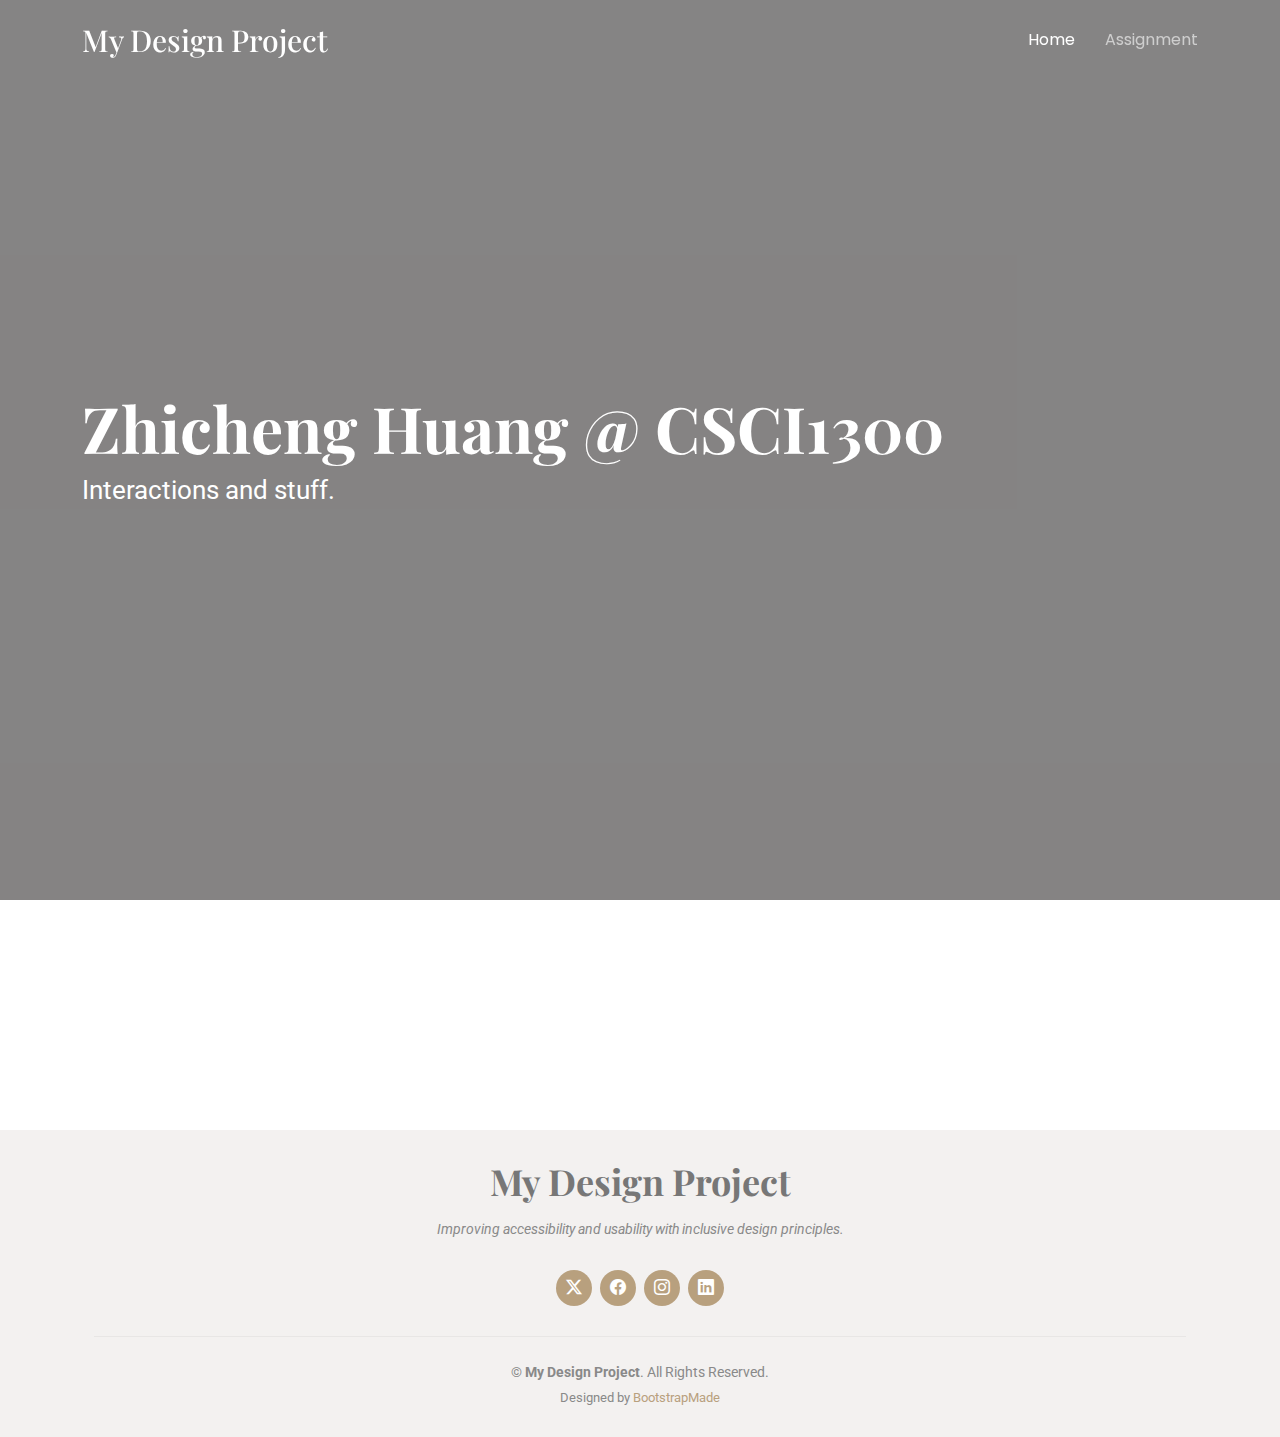
<file: index.html>
<!DOCTYPE html>
<html lang="en">

<head>
  <meta charset="utf-8">
  <meta content="width=device-width, initial-scale=1.0" name="viewport">
  <title>My Design Project Homepage</title>
  <meta name="description" content="Homepage for my design project">
  <meta name="keywords" content="Design, Accessibility, Inclusive Design, Portfolio">

  <!-- Favicons -->
  <link href="assets/img/favicon.png" rel="icon">
  <link href="assets/img/apple-touch-icon.png" rel="apple-touch-icon">

  <!-- Google Fonts -->
  <link href="https://fonts.googleapis.com" rel="preconnect">
  <link href="https://fonts.gstatic.com" rel="preconnect" crossorigin>
  <link href="https://fonts.googleapis.com/css2?family=Roboto:wght@100;300;400;500;700;900&display=swap" rel="stylesheet">
  <link href="https://fonts.googleapis.com/css2?family=Poppins:wght@100;200;300;400;500;600;700;800;900&display=swap" rel="stylesheet">
  <link href="https://fonts.googleapis.com/css2?family=Playfair+Display:wght@400;500;600;700;800;900&display=swap" rel="stylesheet">

  <!-- Vendor CSS Files -->
  <link href="assets/vendor/bootstrap/css/bootstrap.min.css" rel="stylesheet">
  <link href="assets/vendor/bootstrap-icons/bootstrap-icons.css" rel="stylesheet">
  <link href="assets/vendor/aos/aos.css" rel="stylesheet">
  <link href="assets/vendor/swiper/swiper-bundle.min.css" rel="stylesheet">
  <link href="assets/vendor/glightbox/css/glightbox.min.css" rel="stylesheet">

  <!-- Main CSS File -->
  <link href="assets/css/main.css" rel="stylesheet">
</head>

<body class="index-page">

  <!-- ======= Header ======= -->
  <header id="header" class="header d-flex align-items-center fixed-top">
    <div class="container-fluid container-xl d-flex align-items-center justify-content-between">
      
      <!-- Logo or Site Name -->
      <a href="index.html" class="logo d-flex align-items-center">
        <h1 class="sitename m-0">My Design Project</h1>
      </a>
      
      <!-- Navigation -->
      <nav id="navmenu" class="navmenu">
        <ul>
          <li><a href="index.html" class="active">Home</a></li>
          <li><a href="assignment.html">Assignment</a></li>
        </ul>
        <i class="mobile-nav-toggle d-xl-none bi bi-list"></i>
      </nav>
    </div>
  </header>

  <!-- ======= Hero Section ======= -->
  <section id="hero" class="hero section dark-background">
    <!-- <img src="assets/img/bg.jpg" alt="Background Image" data-aos="fade-in"> -->
    <div class="container" data-aos="fade-up" data-aos-delay="100">
      <h2>Zhicheng Huang @ CSCI1300</h2>
      <p>Interactions and stuff.</p>
      <!-- <a href="assignment.html" class="btn btn-primary">View Assignment</a> -->
    </div>
  </section>

  <!-- ======= Main Content (Homepage) ======= -->
  <main class="main">
    <div class="container" data-aos="fade-up">
      <section id="intro" class="section">
        <h2>About This Project</h2>
        <p>
          This project examines the accessibility and usability of common UI components through real-world examples. Learn how design changes can improve efficiency and inclusivity.
        </p>
      </section>
    </div>
  </main>

  <!-- ======= Footer ======= -->
  <footer id="footer" class="footer light-background">
    <div class="container">
      <h3 class="sitename">My Design Project</h3>
      <p>Improving accessibility and usability with inclusive design principles.</p>
      <div class="social-links d-flex justify-content-center">
        <a href="#"><i class="bi bi-twitter-x"></i></a>
        <a href="#"><i class="bi bi-facebook"></i></a>
        <a href="#"><i class="bi bi-instagram"></i></a>
        <a href="#"><i class="bi bi-linkedin"></i></a>
      </div>
      <div class="container mt-4">
        <div class="copyright">
          &copy; <strong><span>My Design Project</span></strong>. All Rights Reserved.
        </div>
        <div class="credits">
          Designed by <a href="https://bootstrapmade.com/">BootstrapMade</a>
        </div>
      </div>
    </div>
  </footer>

  <!-- Scroll Top Button -->
  <a href="#" id="scroll-top" class="scroll-top d-flex align-items-center justify-content-center">
    <i class="bi bi-arrow-up-short"></i>
  </a>

  <!-- Preloader (Optional) -->
  <div id="preloader"></div>

  <!-- Vendor JS Files -->
  <script src="assets/vendor/bootstrap/js/bootstrap.bundle.min.js"></script>
  <script src="assets/vendor/php-email-form/validate.js"></script>
  <script src="assets/vendor/aos/aos.js"></script>
  <script src="assets/vendor/typed.js/typed.umd.js"></script>
  <script src="assets/vendor/swiper/swiper-bundle.min.js"></script>
  <script src="assets/vendor/glightbox/js/glightbox.min.js"></script>
  <script src="assets/vendor/imagesloaded/imagesloaded.pkgd.min.js"></script>
  <script src="assets/vendor/isotope-layout/isotope.pkgd.min.js"></script>

  <!-- Main JS File -->
  <script src="assets/js/main.js"></script>

</body>

</html>
</file>
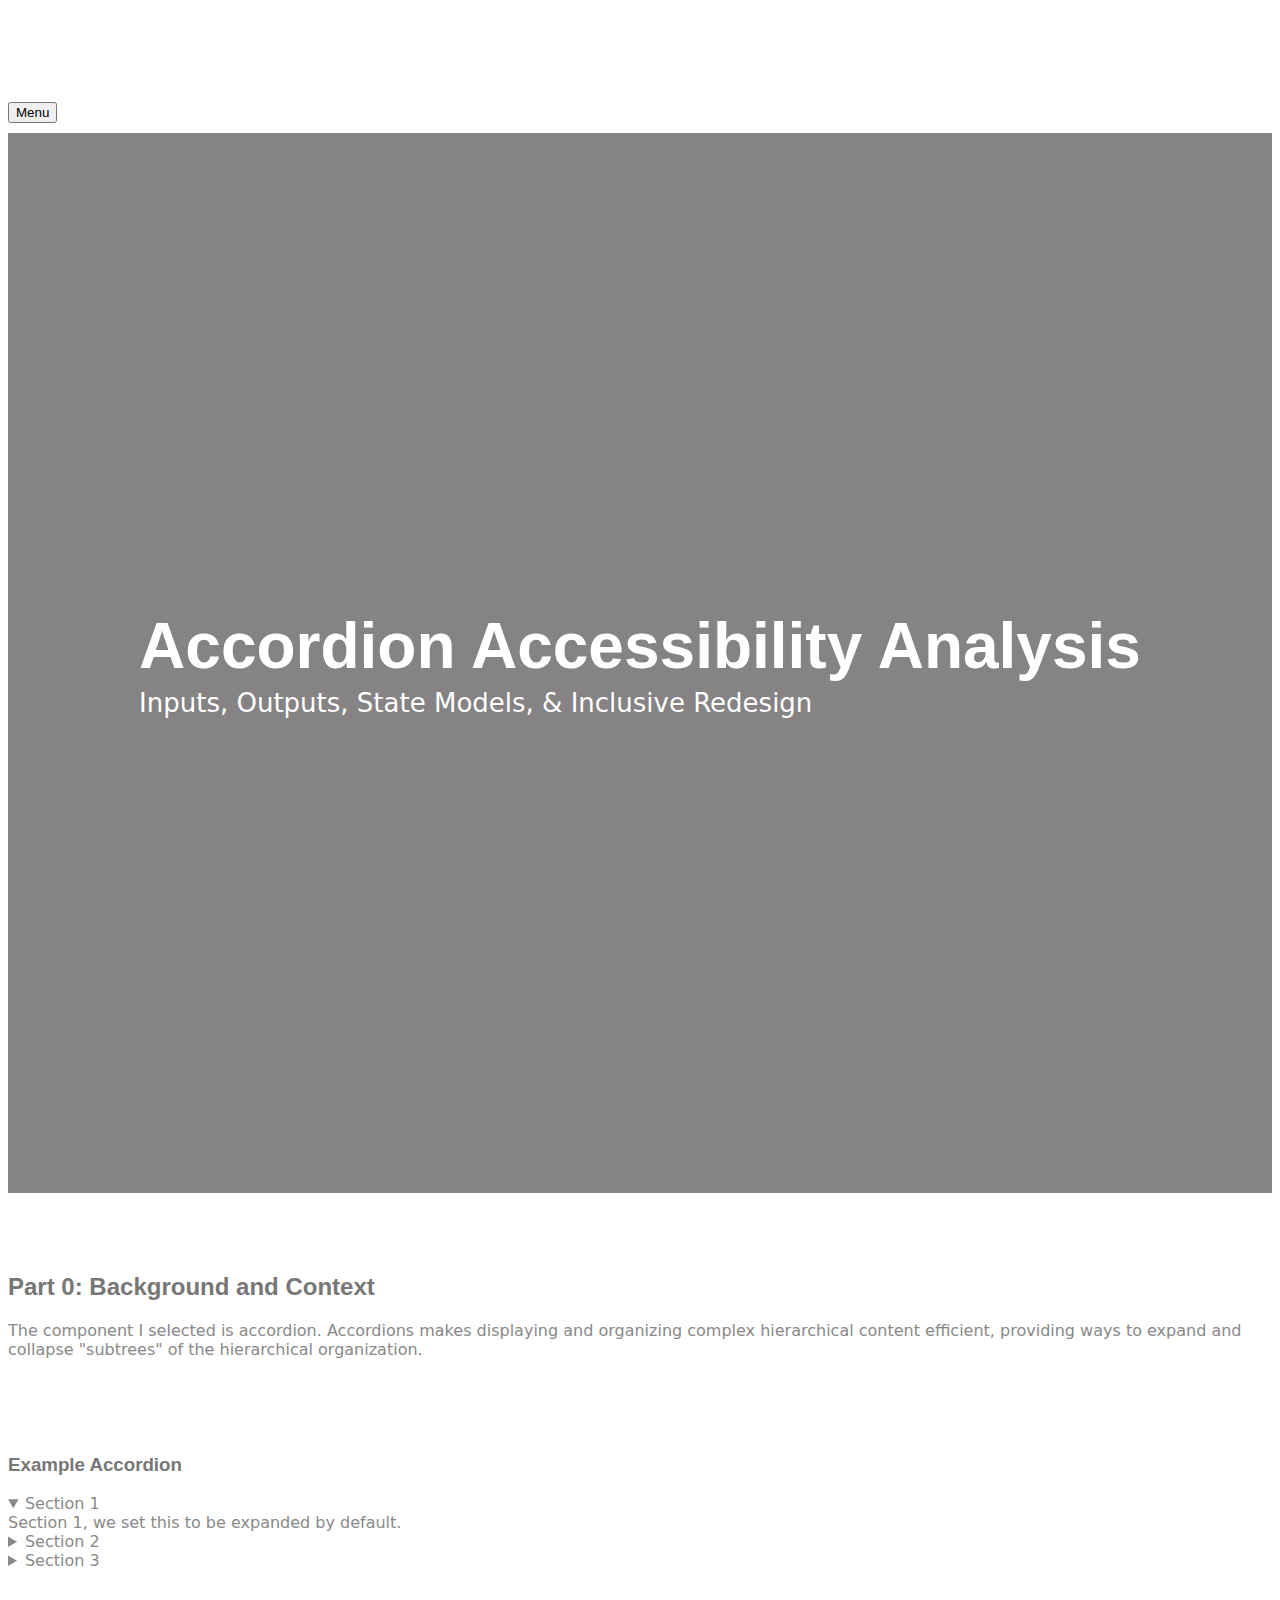
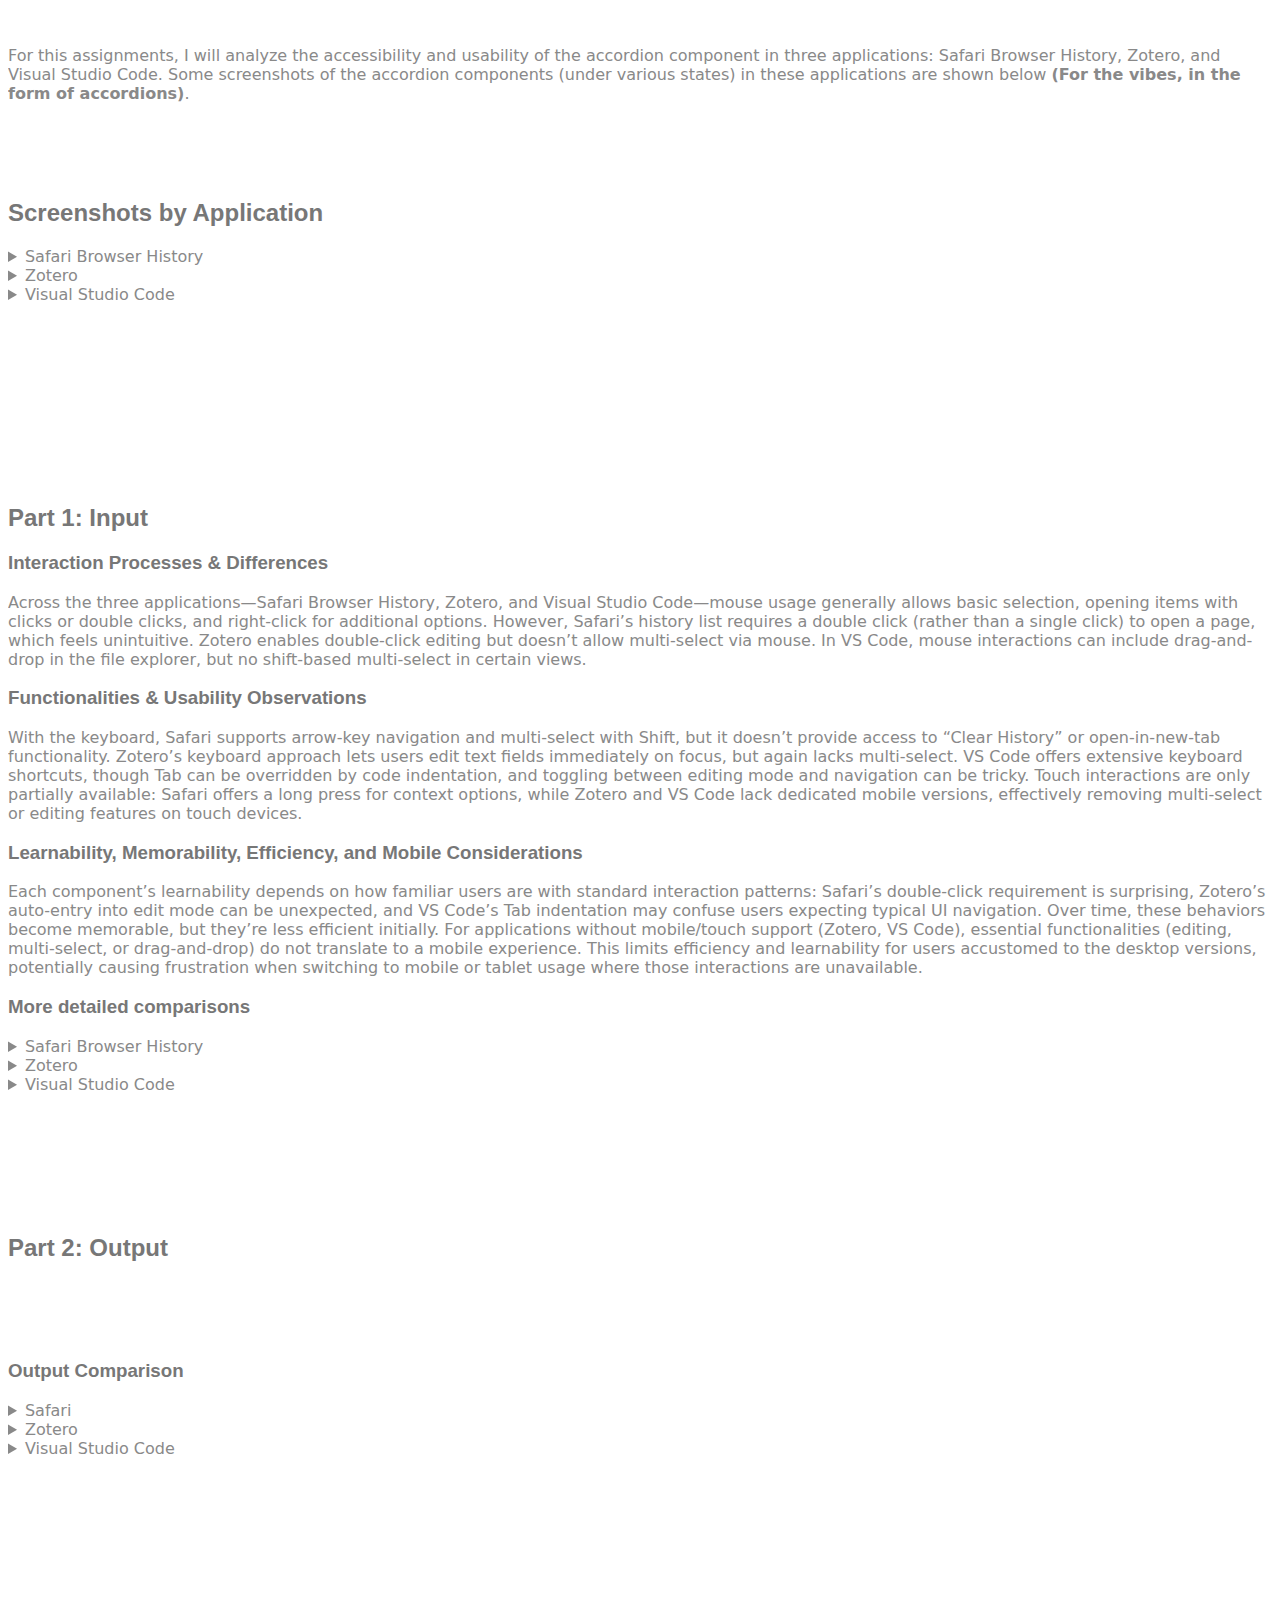
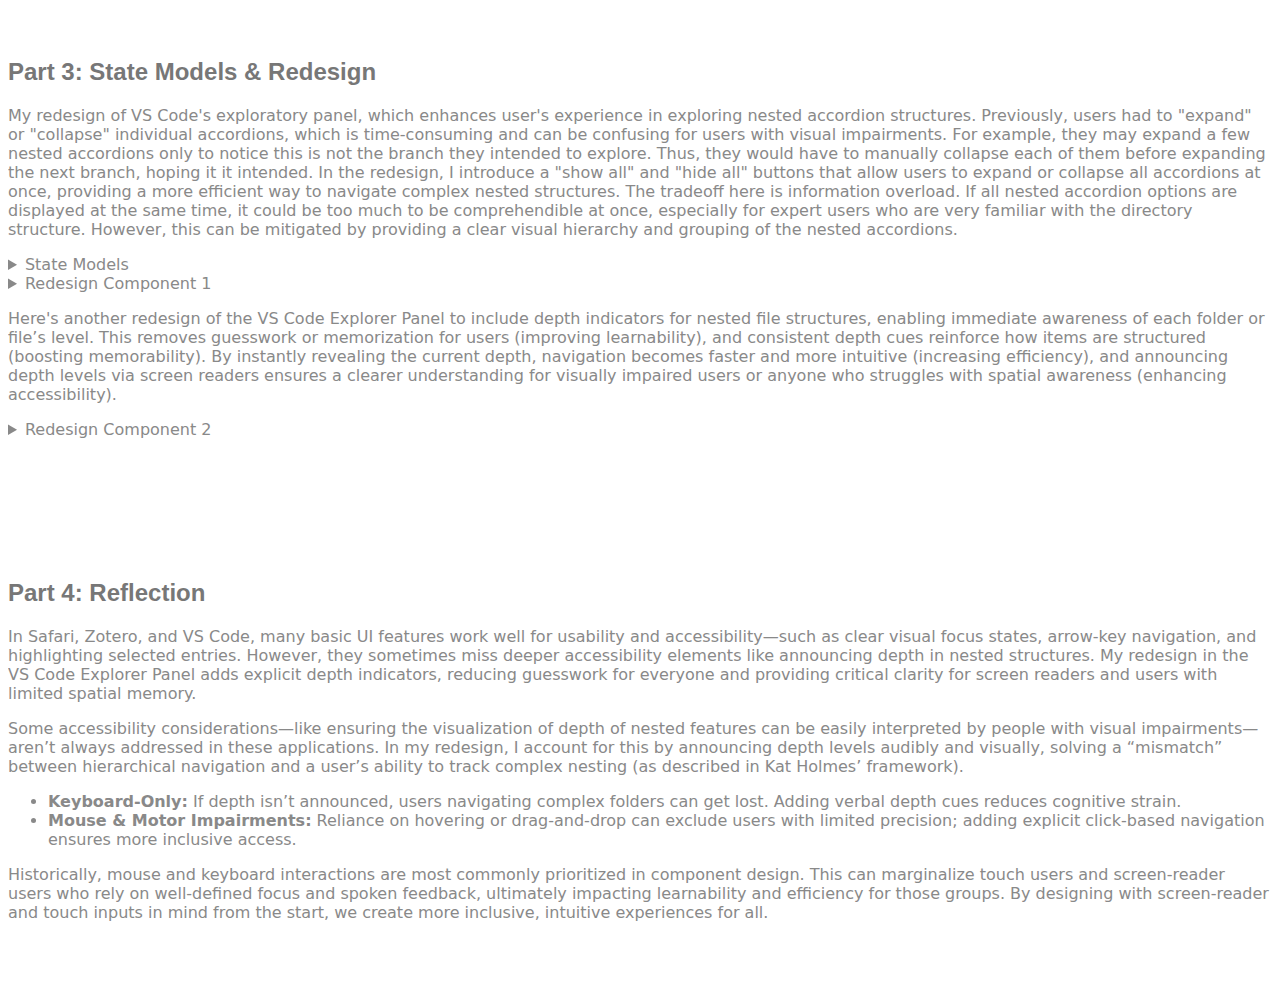
<file: accessible.html>
<!DOCTYPE html>
<html lang="en">
<head>
  <meta charset="utf-8">
  <meta content="width=device-width, initial-scale=1.0" name="viewport">
  <title>Assignment – Accordion Component Redesign</title>
  <meta name="description" content="Assignment for Accordion Component Accessibility & Redesign">
  <meta name="keywords" content="Accessibility, Accordion, Redesign, Inclusive Design">
  <link href="assets/css/main.css" rel="stylesheet">
</head>
<body class="assignment-page">
  <a class="skip-link" href="#assignment" style="position:absolute;top:-40px;left:0;background:#000;color:#fff;padding:8px;z-index:100;">Skip to main content</a>
  <header class="header fixed-top" role="banner">
    <div class="header-container">
      <a href="index.html" class="logo">
        <h1 class="sitename">My Design Portfolio</h1>
      </a>
      <nav class="navmenu" aria-label="Main Navigation">
        <ul>
          <li><a href="accessible.html" class="active">Accordion Redesign</a></li>
          <li><a href="persona.html">Personas &amp; Storyboarding</a></li>
          <li><a href="redesign.html">Responsive Redesign</a></li>
        </ul>
        <button class="mobile-nav-toggle" aria-label="Toggle navigation">Menu</button>
      </nav>
    </div>
  </header>
  <section id="hero" class="hero section dark-background">
    <div class="container" data-aos="fade-up" data-aos-delay="100">
      <h2>Accordion Accessibility Analysis</h2>
      <p>Inputs, Outputs, State Models, & Inclusive Redesign</p>
    </div>
  </section>
  <main id="assignment" class="main" tabindex="-1">
    <div class="container">
      <section id="part0" class="section" data-aos="fade-up">
        <h2>Part 0: Background and Context</h2>
        <p>The component I selected is accordion. Accordions makes displaying and organizing complex hierarchical content efficient, providing ways to expand and collapse "subtrees" of the hierarchical organization.</p>
        <section id="exampleAccordion" class="section" data-aos="fade-up">
          <h3>Example Accordion</h3>
          <details open>
            <summary>Section 1</summary>
            <div>
              Section 1, we set this to be expanded by default.
            </div>
          </details>
          <details>
            <summary>Section 2</summary>
            <div>
              Section 2, we set this to be collapsed by default.
            </div>
          </details>
          <details>
            <summary>Section 3</summary>
            <div>
              Section 3, we set this to be collapsed by default.
            </div>
          </details>
        </section>
        <p>
          For this assignments, I will analyze the accessibility and usability of the accordion component in three applications: Safari Browser History, Zotero, and Visual Studio Code.
          Some screenshots of the accordion components (under various states) in these applications are shown below <b>(For the vibes, in the form of accordions)</b>.
        </p>
        <section id="screenshots" class="section" data-aos="fade-up">
          <h2>Screenshots by Application</h2>
          <details>
            <summary>Safari Browser History</summary>
            <div>
              <h3>Safari Browser History Screenshots</h3>
              <div class="screenshots-group">
                <div class="screenshots-card">
                  <div class="screenshot-header">Stage 1</div>
                  <img src="assets/img/assignment1/s1.png" class="screenshot-img" alt="Safari Screenshot Stage 1">
                </div>
                <div class="screenshots-card">
                  <div class="screenshot-header">Stage 2</div>
                  <img src="assets/img/assignment1/s2.png" class="screenshot-img" alt="Safari Screenshot Stage 2">
                </div>
                <div class="screenshots-card">
                  <div class="screenshot-header">Stage 3</div>
                  <img src="assets/img/assignment1/s3.png" class="screenshot-img" alt="Safari Screenshot Stage 3">
                </div>
              </div>
            </div>
          </details>
          <details>
            <summary>Zotero</summary>
            <div>
              <h3>Zotero Screenshots</h3>
              <div class="screenshots-group">
                <div class="screenshots-card">
                  <div class="screenshot-header">Stage 1</div>
                  <img src="assets/img/assignment1/z1.png" class="screenshot-img" alt="Zotero Screenshot Stage 1">
                </div>
                <div class="screenshots-card">
                  <div class="screenshot-header">Stage 2</div>
                  <img src="assets/img/assignment1/z2.png" class="screenshot-img" alt="Zotero Screenshot Stage 2">
                </div>
                <div class="screenshots-card">
                  <div class="screenshot-header">Stage 3</div>
                  <img src="assets/img/assignment1/z3.png" class="screenshot-img" alt="Zotero Screenshot Stage 3">
                </div>
                <div class="screenshots-card">
                  <div class="screenshot-header">Stage 4</div>
                  <img src="assets/img/assignment1/z4.png" class="screenshot-img" alt="Zotero Screenshot Stage 4">
                </div>
              </div>
            </div>
          </details>
          <details>
            <summary>Visual Studio Code</summary>
            <div>
              <h3>Visual Studio Code Screenshots</h3>
              <div class="screenshots-group">
                <div class="screenshots-card">
                  <div class="screenshot-header">Stage 1</div>
                  <img src="assets/img/assignment1/vsc1.png" class="screenshot-img" alt="VS Code Screenshot Stage 1">
                </div>
                <div class="screenshots-card">
                  <div class="screenshot-header">Stage 2</div>
                  <img src="assets/img/assignment1/vsc2.png" class="screenshot-img" alt="VS Code Screenshot Stage 2">
                </div>
                <div class="screenshots-card">
                  <div class="screenshot-header">Stage 3</div>
                  <img src="assets/img/assignment1/vsc3.png" class="screenshot-img" alt="VS Code Screenshot Stage 3">
                </div>
              </div>
            </div>
          </details>
        </section>
      </section>
      <section id="part1" class="section" data-aos="fade-up">
        <h2>Part 1: Input</h2>
        <h3>Interaction Processes & Differences</h3>
        <p>
          Across the three applications—Safari Browser History, Zotero, and Visual Studio Code—mouse usage generally allows basic selection, opening items with clicks or double clicks, and right-click for additional options. However, Safari’s history list requires a double click (rather than a single click) to open a page, which feels unintuitive. Zotero enables double-click editing but doesn’t allow multi-select via mouse. In VS Code, mouse interactions can include drag-and-drop in the file explorer, but no shift-based multi-select in certain views.
        </p>
        <h3>Functionalities & Usability Observations</h3>
        <p>
          With the keyboard, Safari supports arrow-key navigation and multi-select with Shift, but it doesn’t provide access to “Clear History” or open-in-new-tab functionality. Zotero’s keyboard approach lets users edit text fields immediately on focus, but again lacks multi-select. VS Code offers extensive keyboard shortcuts, though Tab can be overridden by code indentation, and toggling between editing mode and navigation can be tricky. Touch interactions are only partially available: Safari offers a long press for context options, while Zotero and VS Code lack dedicated mobile versions, effectively removing multi-select or editing features on touch devices.
        </p>
        <h3>Learnability, Memorability, Efficiency, and Mobile Considerations</h3>
        <p>
          Each component’s learnability depends on how familiar users are with standard interaction patterns: Safari’s double-click requirement is surprising, Zotero’s auto-entry into edit mode can be unexpected, and VS Code’s Tab indentation may confuse users expecting typical UI navigation. Over time, these behaviors become memorable, but they’re less efficient initially. For applications without mobile/touch support (Zotero, VS Code), essential functionalities (editing, multi-select, or drag-and-drop) do not translate to a mobile experience. This limits efficiency and learnability for users accustomed to the desktop versions, potentially causing frustration when switching to mobile or tablet usage where those interactions are unavailable.
        </p>
        <h3>More detailed comparisons</h3>
        <details>
          <summary>Safari Browser History</summary>
          <div>
            <details>
              <summary>Mouse/Touchpad</summary>
              <ul>
                <li>Right clicks display more options (e.g. open in new tab).</li>
                <li>Click an entry then drag upward/downward to select multiple entries.</li>
                <li>Click the arrow icon to expand and collapse, which requires some precise finger control.</li>
                <li>Clicking each entry is essentially a no-op. Usually when there’s a link, it’s clickable which takes me to the original page. I find this counterintuitive that here it requires a double click to go to the target page.</li>
                <li>Hovering does not do anything.</li>
              </ul>
            </details>
            <details>
              <summary>Keyboard</summary>
              <ul>
                <li>Couldn’t find a way to reach “Clear History” with the keyboard alone.</li>
                <li>Use upward and downward arrow keys to navigate and right/left arrow keys to expand/collapse.</li>
                <li>Shift + arrow keys allow selecting multiple entries.</li>
                <li>Can’t see more options (e.g. open in new tab).</li>
                <li>When focused on an entry and then hit enter, it does nothing.</li>
              </ul>
            </details>
            <details>
              <summary>Touch (if available)</summary>
              <ul>
                <li>Drag and drop is disabled, which makes sense given the search history has a predefined order.</li>
                <li>Pressing on an entry for a few seconds shows many options, which is a great touch.</li>
                <li>I can’t find a way to select multiple entries though.</li>
              </ul>
            </details>
          </div>
        </details>
        <details>
          <summary>Zotero</summary>
          <div>
            <details>
              <summary>Mouse/Touchpad</summary>
              <ul>
                <li>When I double click on editable text, it enters the “editing mode” where I can update the text.</li>
                <li>There’s no way for me to select multiple entries, even when pressing “shift” at the same time.</li>
                <li>For mouse interactions, it’s mostly consistent with other applications.</li>
                <li>Hovering shows the relative path in my file organization.</li>
                <li>When double clicking an entry, it opens the PDF.</li>
              </ul>
            </details>
            <details>
              <summary>Keyboard</summary>
              <ul>
                <li>When I use the tab to get the editable text, it automatically enters the “editing mode” where my keystrokes are used to update the text field.</li>
                <li>Left/right arrow keys are used to collapse/expand.</li>
                <li>Tab/shift+tab is used to navigate across various components (e.g. there are multiple accordions).</li>
                <li>For a given accordion, up/down arrow keys are used to navigate through them.</li>
                <li>When focused on an entry, pressing “enter” opens the PDF.</li>
              </ul>
            </details>
            <details>
              <summary>Touch (if available)</summary>
              <ul>
                <li>N/A – I don’t have this app on my mobile device.</li>
              </ul>
            </details>
          </div>
        </details>
        <details>
          <summary>Visual Studio Code</summary>
          <div>
            <details>
              <summary>Mouse/Touchpad</summary>
              <ul>
                <li>There’s no way for me to select multiple entries, even when pressing “shift” at the same time.</li>
                <li>Right-click expands options.</li>
                <li>When hovering over an entry, it shows the absolute path for the corresponding file.</li>
                <li>I can drag & drop a file to different places in this accordion.</li>
              </ul>
            </details>
            <details>
              <summary>Keyboard</summary>
              <ul>
                <li>When I focus on a text field, I need to hit “enter” to enter the “editing mode” where my entered keystrokes are used to update the text field.</li>
                <li>Like many other applications, “tab” is used to navigate between multiple components, but in VS Code, when I currently focus on the codebase component, if I keep hitting the “tab” key, it simply adds indentation to the code instead of moving to the next component.</li>
                <li>Shift + up/down arrows help me select multiple entries.</li>
                <li>Left/right arrows are used to collapse/expand.</li>
                <li>I can’t find the view that corresponds to “right clicking” for the mouse interaction.</li>
              </ul>
            </details>
            <details>
              <summary>Touch (if available)</summary>
              <ul>
                <li>N/A – I don’t have this app on my mobile device.</li>
              </ul>
            </details>
          </div>
        </details>
      </section>
      <section id="part2" class="section" data-aos="fade-up">
        <h2>Part 2: Output</h2>
        <section id="output-accordions" data-aos="fade-up">
          <h3>Output Comparison</h3>
          <details>
            <summary>Safari</summary>
            <div>
              <h4>Visual Cues</h4>
              <ul>
                <li>'>' for collapsed, '⌄' for expanded.</li>
                <li>Color highlights for selected entries.</li>
              </ul>
              <h4>Focus Order</h4>
              <ul>
                <li>No dedicated internal focus order in history.</li>
                <li>Navigates only through browser-level features.</li>
              </ul>
              <h4>Screen Reader Outputs</h4>
              <ul>
                <li>Announces text, state, and relative position (e.g., row 2 of 6).</li>
                <li>Does not report nested depth.</li>
              </ul>
            </div>
          </details>
          <details>
            <summary>Zotero</summary>
            <div>
              <h4>Visual Cues</h4>
              <ul>
                <li>'>' for collapsed, '⌄' for expanded.</li>
                <li>Consistent color coding for selected entries.</li>
              </ul>
              <h4>Focus Order</h4>
              <ul>
                <li>Hierarchical focus order that navigates through main components to sub-components.</li>
                <li>Logical tab order within the file structure.</li>
              </ul>
              <h4>Screen Reader Outputs</h4>
              <ul>
                <li>Announces text, state, and relative position.</li>
                <li>Lacks reporting of nested depth, affecting understanding of deep file structures.</li>
              </ul>
            </div>
          </details>
          <details>
            <summary>Visual Studio Code</summary>
            <div>
              <h4>Visual Cues</h4>
              <ul>
                <li>'>' for collapsed, '⌄' for expanded.</li>
                <li>Highlights selected items with visual cues.</li>
              </ul>
              <h4>Focus Order</h4>
              <ul>
                <li>Hierarchical focus order similar to Zotero.</li>
                <li>Tab key behavior can conflict with code editing (adding indentation instead of moving focus).</li>
              </ul>
              <h4>Screen Reader Outputs</h4>
              <ul>
                <li>Announces text, state, and relative position.</li>
                <li>Does not report nested depth; hover interactions are not announced.</li>
              </ul>
            </div>
          </details>
        </section>
      </section>
      <section id="part3" class="section" data-aos="fade-up">
        <h2>Part 3: State Models & Redesign</h2>
        
        <p>
          My redesign of VS Code's exploratory panel, which enhances user's experience in exploring nested accordion structures. Previously, users had to "expand" or "collapse" individual accordions, which is time-consuming and can be confusing for users with visual impairments. 
          For example, they may expand a few nested accordions only to notice this is not the branch they intended to explore. Thus, they would have to manually collapse each of them before expanding the next branch, hoping it it intended.
          In the redesign, I introduce a "show all" and "hide all" buttons that allow users to expand or collapse all accordions at once, providing a more efficient way to navigate complex nested structures.
          The tradeoff here is information overload. If all nested accordion options are displayed at the same time, it could be too much to be comprehendible at once, especially for expert users who are very familiar with the directory structure. However, this can be mitigated by providing a clear visual hierarchy and grouping of the nested accordions.
        </p>
        
        <details>
          <summary>State Models</summary>
          <div>
            <div class="redesign-card">
              <img src="assets/img/assignment1/state_diagrams.jpg" alt="State Diagrams">
              <div>
                <h3>State Models</h3>
              </div>
            </div>
          </div>
        </details>
        <details>
          <summary>Redesign Component 1</summary>
          <div>
            <div class="redesign-card">
              <img src="assets/img/assignment1/state_design1.jpg" alt="Redesign Component 1">
              <div>
                <h3>Redesign Component 1</h3>
              </div>
            </div>
          </div>
        </details>
        <p>
          Here's another redesign of the VS Code Explorer Panel to include depth indicators for nested file structures, enabling immediate awareness of each folder or file’s level. This removes guesswork or memorization for users (improving learnability), and consistent depth cues reinforce how items are structured (boosting memorability). By instantly revealing the current depth, navigation becomes faster and more intuitive (increasing efficiency), and announcing depth levels via screen readers ensures a clearer understanding for visually impaired users or anyone who struggles with spatial awareness (enhancing accessibility).
        </p>
        <details>
          <summary>Redesign Component 2</summary>
          <div>
            <div class="redesign-card">
              <img src="assets/img/assignment1/state_design2.jpg" alt="Redesign Component 2">
              <div>
                <h3>Redesign Component 2</h3>
              </div>
            </div>
          </div>
        </details>
      </section>
      <section id="part4" class="section" data-aos="fade-up">
        <h2>Part 4: Reflection</h2>
        <p>
          In Safari, Zotero, and VS Code, many basic UI features work well for usability and accessibility—such as clear visual focus states, arrow-key navigation, and highlighting selected entries. However, they sometimes miss deeper accessibility elements like announcing depth in nested structures. My redesign in the VS Code Explorer Panel adds explicit depth indicators, reducing guesswork for everyone and providing critical clarity for screen readers and users with limited spatial memory.
        </p>
        <p>Some accessibility considerations—like ensuring the visualization of depth of nested features can be easily interpreted by people with visual impairments—aren’t always addressed in these applications. In my redesign, I account for this by announcing depth levels audibly and visually, solving a “mismatch” between hierarchical navigation and a user’s ability to track complex nesting (as described in Kat Holmes’ framework).</p>
        <ul>
          <li>
            <strong>Keyboard-Only:</strong> If depth isn’t announced, users navigating complex folders can get lost. Adding verbal depth cues reduces cognitive strain.
          </li>
          <li>
            <strong>Mouse &amp; Motor Impairments:</strong> Reliance on hovering or drag-and-drop can exclude users with limited precision; adding explicit click-based navigation ensures more inclusive access.
          </li>
        </ul>
        <p>Historically, mouse and keyboard interactions are most commonly prioritized in component design. This can marginalize touch users and screen-reader users who rely on well-defined focus and spoken feedback, ultimately impacting learnability and efficiency for those groups. By designing with screen-reader and touch inputs in mind from the start, we create more inclusive, intuitive experiences for all.</p>
      </section>
    </div>
  </main>
  <a href="#" id="scroll-top" class="scroll-top" aria-label="Scroll to top">
    <span>↑</span>
  </a>
  <div id="preloader"></div>
  <script src="assets/vendor/php-email-form/validate.js"></script>
  <script src="assets/vendor/aos/aos.js"></script>
  <script src="assets/vendor/typed.js/typed.umd.js"></script>
  <script src="assets/vendor/swiper/swiper-bundle.min.js"></script>
  <script src="assets/vendor/glightbox/js/glightbox.min.js"></script>
  <script src="assets/vendor/imagesloaded/imagesloaded.pkgd.min.js"></script>
  <script src="assets/vendor/isotope-layout/isotope.pkgd.min.js"></script>
  <script src="assets/js/main.js"></script>
</body>
</html>
</file>
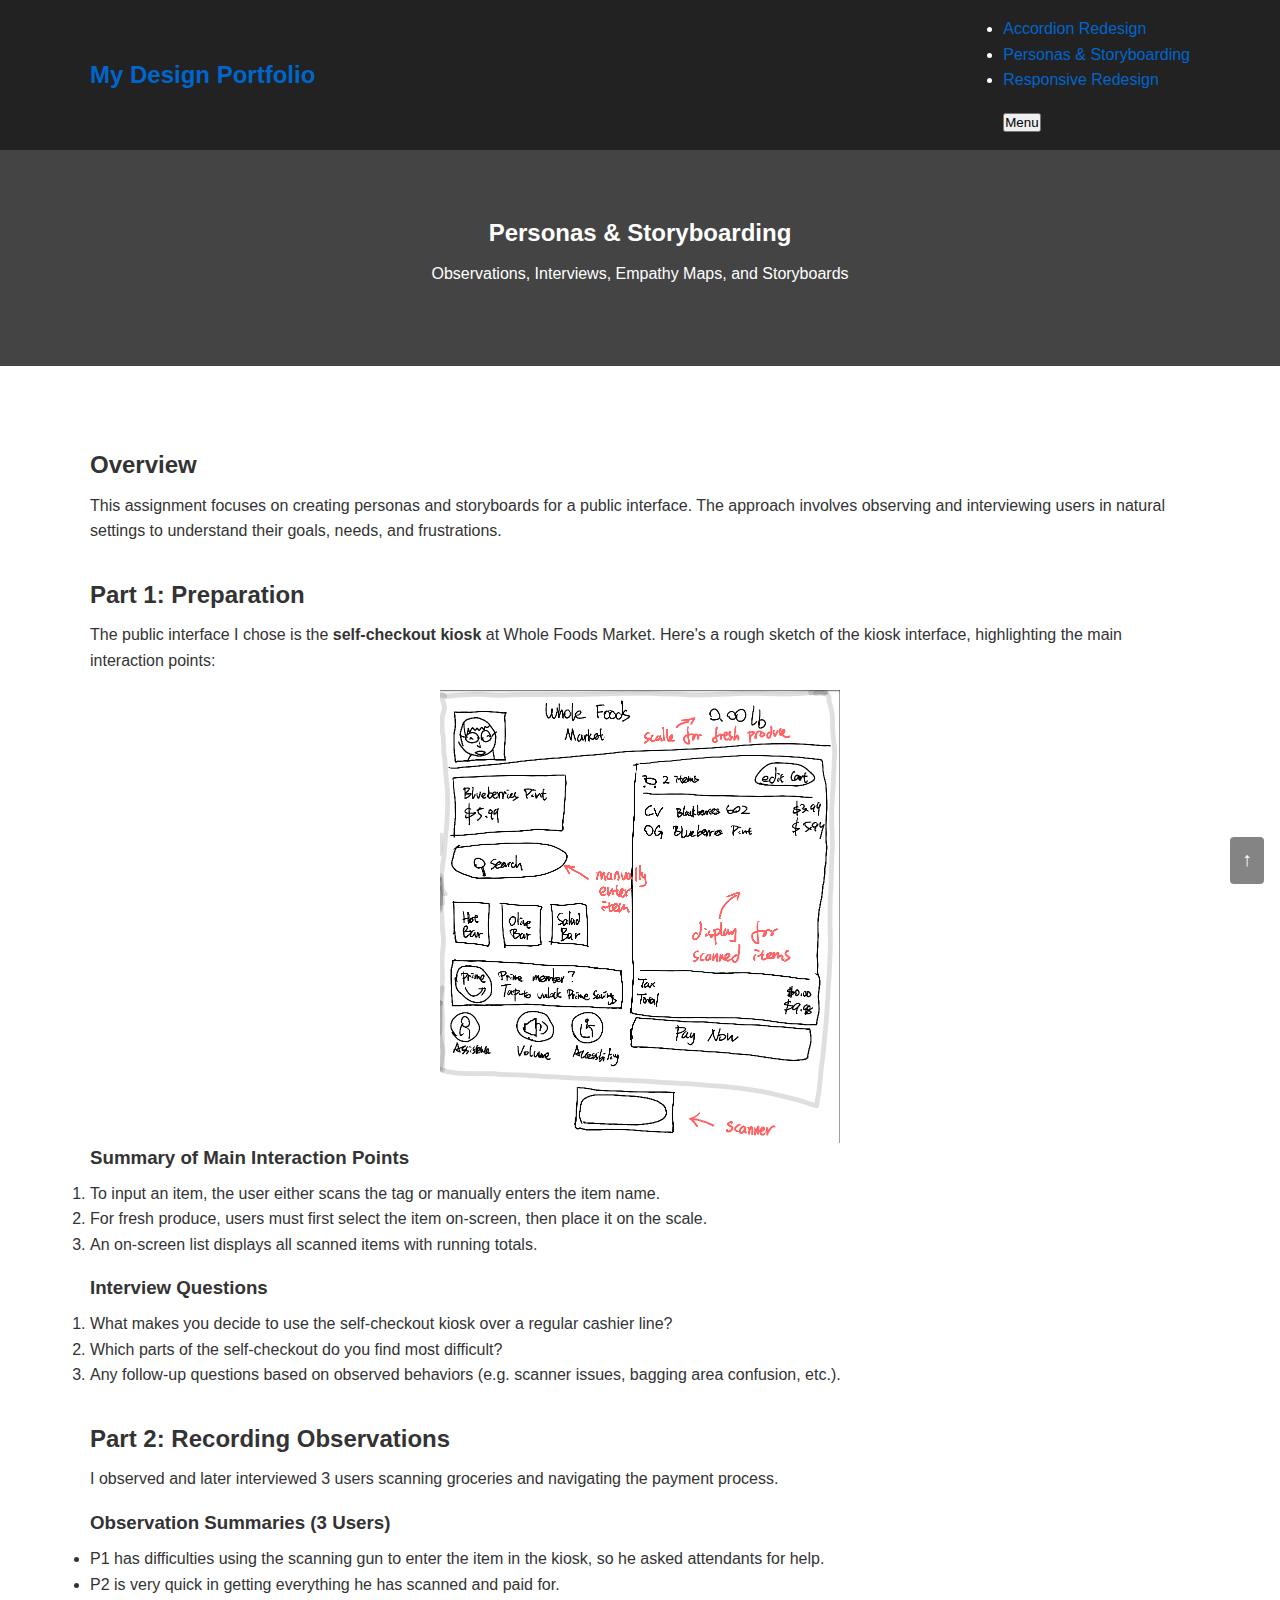
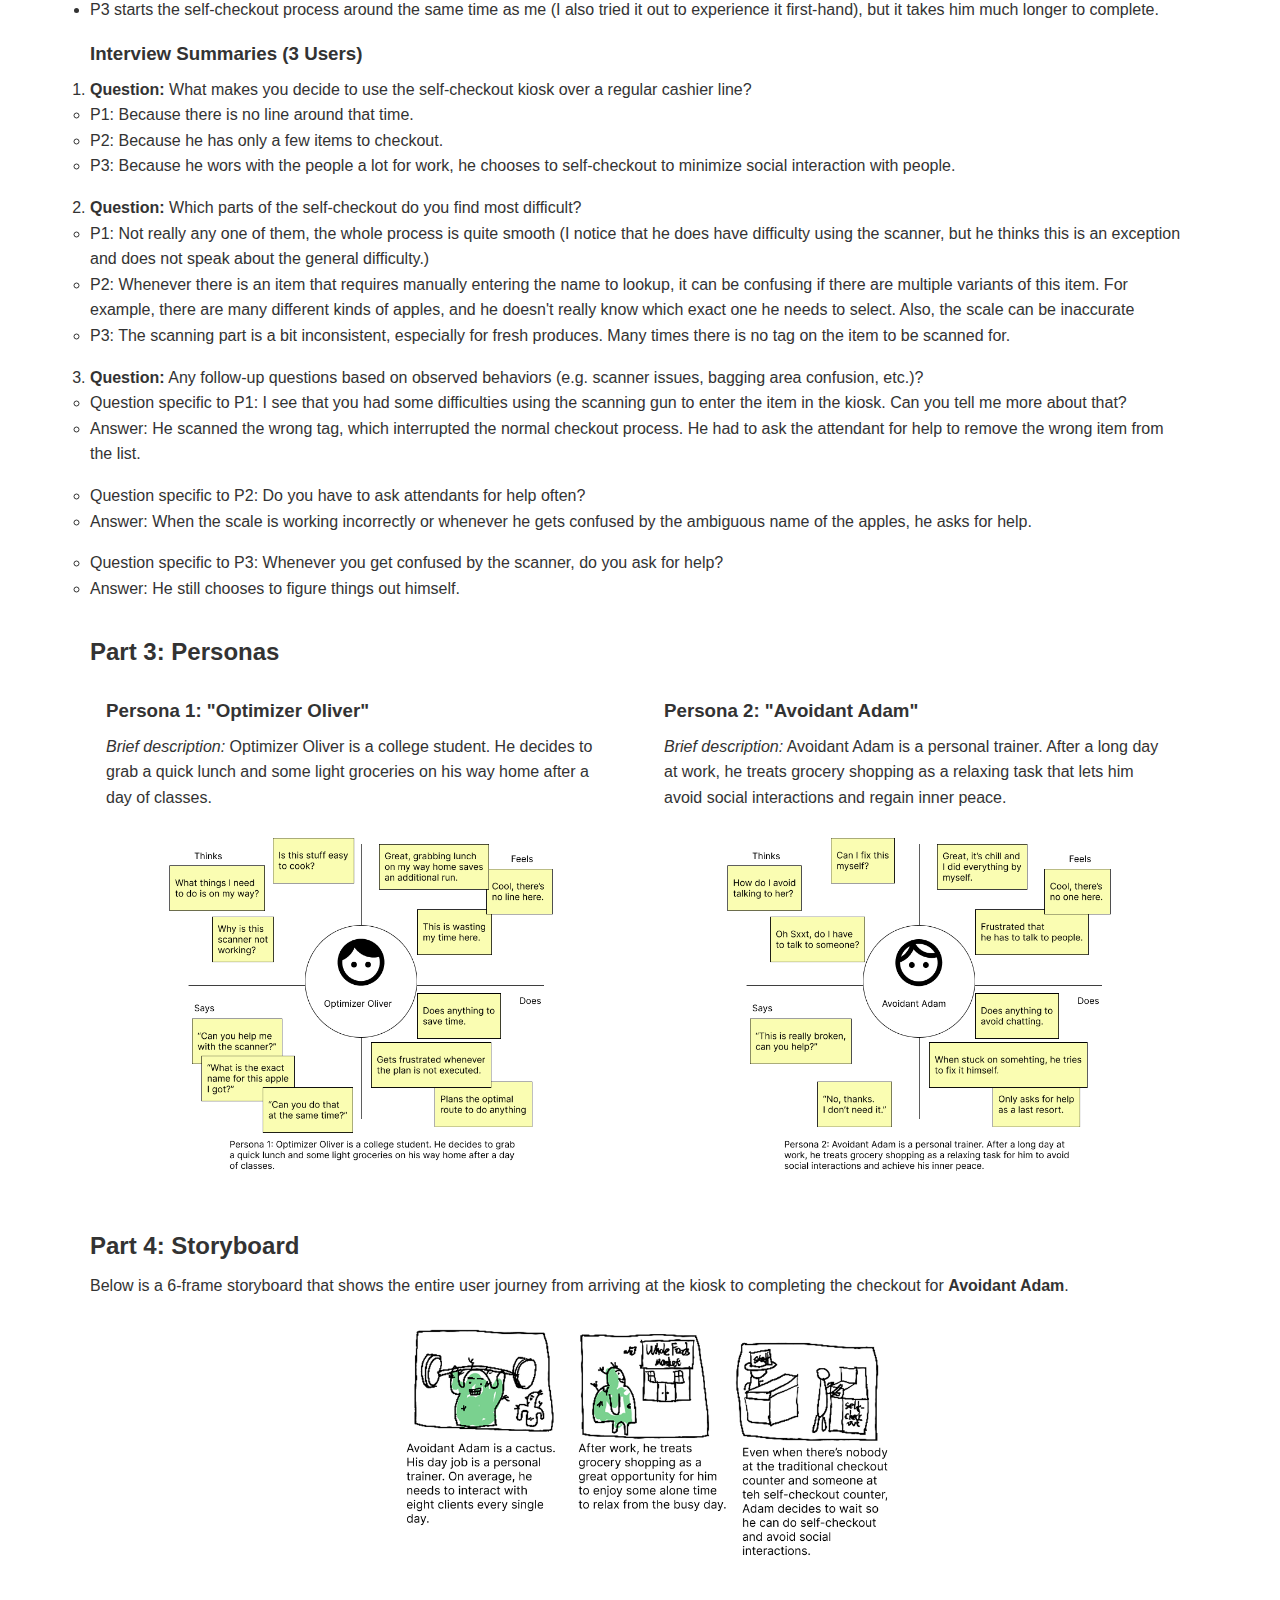
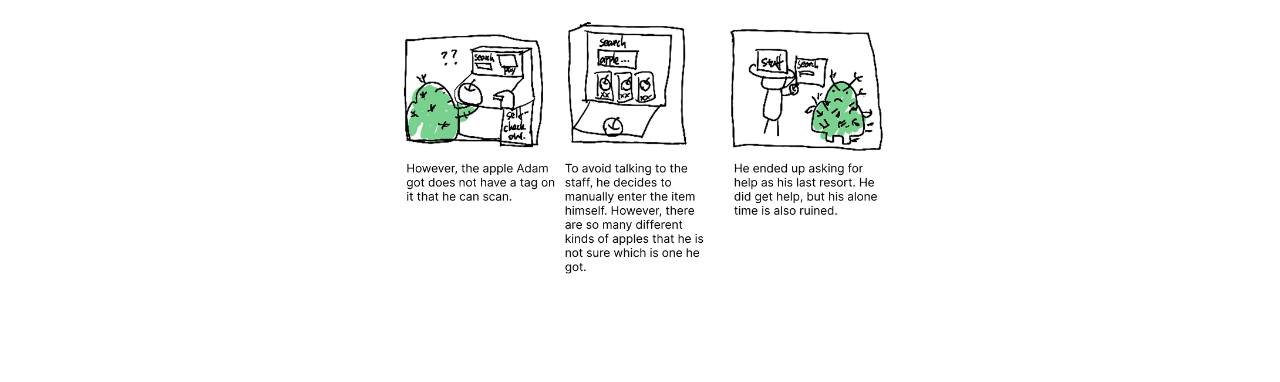
<file: persona.html>
<!DOCTYPE html>
<html lang="en">
<head>
  <meta charset="utf-8">
  <meta content="width=device-width, initial-scale=1.0" name="viewport">
  <title>Assignment - Personas &amp; Storyboarding</title>
  <meta name="description" content="Personas &amp; Storyboarding Assignment">
  <meta name="keywords" content="UX, Personas, Storyboarding, Interview Observations">
  <link href="assets/css/personas.css" rel="stylesheet">
</head>
<body class="assignment-page">
  <a class="skip-link" href="#assignment">Skip to main content</a>
  <header class="header fixed-top" role="banner">
    <div class="header-container">
      <a href="index.html" class="logo">
        <h1 class="sitename">My Design Portfolio</h1>
      </a>
      <nav class="navmenu" aria-label="Main Navigation">
        <ul>
          <li><a href="accessible.html">Accordion Redesign</a></li>
          <li><a href="persona.html" class="active">Personas &amp; Storyboarding</a></li>
          <li><a href="redesign.html">Responsive Redesign</a></li>
        </ul>
        <button class="mobile-nav-toggle" aria-label="Toggle navigation">Menu</button>
      </nav>
    </div>
  </header>
  <section id="hero" class="hero section dark-background">
    <div class="container">
      <h2>Personas &amp; Storyboarding</h2>
      <p>Observations, Interviews, Empathy Maps, and Storyboards</p>
    </div>
  </section>
  <main id="assignment" class="main" tabindex="-1">
    <div class="container">
      <section id="overview" class="section">
        <h2>Overview</h2>
        <p>This assignment focuses on creating personas and storyboards for a public interface. The approach involves observing and interviewing users in natural settings to understand their goals, needs, and frustrations.</p>
      </section>
      <section id="part1" class="section">
        <h2>Part 1: Preparation</h2>
        <p>The public interface I chose is the <strong>self-checkout kiosk</strong> at Whole Foods Market. Here's a rough sketch of the kiosk interface, highlighting the main interaction points:</p>
        <img 
          src="assets/img/assignment2/interaction.png" 
          alt="Self-Checkout Kiosk Sketch" 
          style="
            display: block;
            margin: auto;
            max-width: 400px;
            width: 100%;
            height: auto;
          "
        >
        <h3>Summary of Main Interaction Points</h3>
        <ol>
          <li>To input an item, the user either scans the tag or manually enters the item name.</li>
          <li>For fresh produce, users must first select the item on-screen, then place it on the scale.</li>
          <li>An on-screen list displays all scanned items with running totals.</li>
        </ol>
        <h3>Interview Questions</h3>
        <ol>
          <li>What makes you decide to use the self-checkout kiosk over a regular cashier line?</li>
          <li>Which parts of the self-checkout do you find most difficult?</li>
          <li>Any follow-up questions based on observed behaviors (e.g. scanner issues, bagging area confusion, etc.).</li>
        </ol>
      </section>
      <section id="part2" class="section">
        <h2>Part 2: Recording Observations</h2>
        <p>I observed and later interviewed 3 users scanning groceries and navigating the payment process.</p>
        <h3>Observation Summaries (3 Users)</h3>
        <ul>
          <li>P1 has difficulties using the scanning gun to enter the item in the kiosk, so he asked attendants for help.</li>
          <li>P2 is very quick in getting everything he has scanned and paid for.</li>
          <li>P3 starts the self-checkout process around the same time as me (I also tried it out to experience it first-hand), but it takes him much longer to complete.</li>
        </ul>
        <h3>Interview Summaries (3 Users)</h3>
        <ol>
          <li>
            <strong>Question:</strong> What makes you decide to use the self-checkout kiosk over a regular cashier line?
            <ul>
              <li>P1: Because there is no line around that time.</li>
              <li>P2: Because he has only a few items to checkout.</li>
              <li>P3: Because he wors with the people a lot for work, he chooses to self-checkout to minimize social interaction with people.</li>
            </ul>
          </li>
          <li>
            <strong>Question:</strong> Which parts of the self-checkout do you find most difficult?
            <ul>
              <li>P1: Not really any one of them, the whole process is quite smooth (I notice that he does have difficulty using the scanner, but he thinks this is an exception and does not speak about the general difficulty.)</li>
              <li>P2: Whenever there is an item that requires manually entering the name to lookup, it can be confusing if there are multiple variants of this item. For example, there are many different kinds of apples, and he doesn't really know which exact one he needs to select. Also, the scale can be inaccurate</li>
              <li>P3: The scanning part is a bit inconsistent, especially for fresh produces. Many times there is no tag on the item to be scanned for.</li>
            </ul>
          </li>
          <li>
            <strong>Question:</strong> Any follow-up questions based on observed behaviors (e.g. scanner issues, bagging area confusion, etc.)?
            <ul>
              <li>Question specific to P1: I see that you had some difficulties using the scanning gun to enter the item in the kiosk. Can you tell me more about that?</li>
              <li>Answer: He scanned the wrong tag, which interrupted the normal checkout process. He had to ask the attendant for help to remove the wrong item from the list.</li>
            </ul>
            <ul>
              <li>Question specific to P2: Do you have to ask attendants for help often?</li>
              <li>Answer: When the scale is working incorrectly or whenever he gets confused by the ambiguous name of the apples, he asks for help.</li>
            </ul>
            <ul>
              <li>Question specific to P3: Whenever you get confused by the scanner, do you ask for help?</li>
              <li>Answer: He still chooses to figure things out himself.</li>
            </ul>
          </li>
        </ol>
      </section>
      <section id="part3" class="section">
        <h2>Part 3: Personas</h2>
        <div class="row">
          <div class="col">
            <h3>Persona 1: "Optimizer Oliver"</h3>
            <p><em>Brief description:</em> Optimizer Oliver is a college student. He decides to grab a quick lunch and some light groceries on his way home after a day of classes.</p>
            <img 
              src="assets/img/assignment2/persona1.png" 
              alt="Self-Checkout Kiosk Sketch" 
              style="
                display: block;
                margin: auto;
                max-width: 400px;
                width: 100%;
                height: auto;
              "
            >
          </div>
          <div class="col">
            <h3>Persona 2: "Avoidant Adam"</h3>
            <p><em>Brief description:</em> Avoidant Adam is a personal trainer. After a long day at work, he treats grocery shopping as a relaxing task that lets him avoid social interactions and regain inner peace.</p>
            <img 
              src="assets/img/assignment2/persona2.png" 
              alt="Self-Checkout Kiosk Sketch"
              style="
                display: block;
                margin: auto;
                max-width: 400px;
                width: 100%;
                height: auto;
              "
            >
          </div>
        </div>
      </section>
      <section id="part4" class="section">
        <h2>Part 4: Storyboard</h2>
        <p>Below is a 6-frame storyboard that shows the entire user journey from arriving at the kiosk to completing the checkout for <b>Avoidant Adam</b>.</p>
        <img 
          src="assets/img/assignment2/storyboard.png" 
          alt="Self-Checkout Kiosk Sketch" 
          style="
            display: block;
            margin: auto;
            max-width: 600px;
            width: 100%;
            height: auto;
          "
        >
      </section>
    </div>
  </main>
  <a href="#" id="scroll-top" class="scroll-top" aria-label="Scroll to top"><span>↑</span></a>
  <div id="preloader"></div>
  <script src="assets/vendor/aos/aos.js"></script>
  <script src="assets/js/main.js"></script>
</body>
</html>
</file>
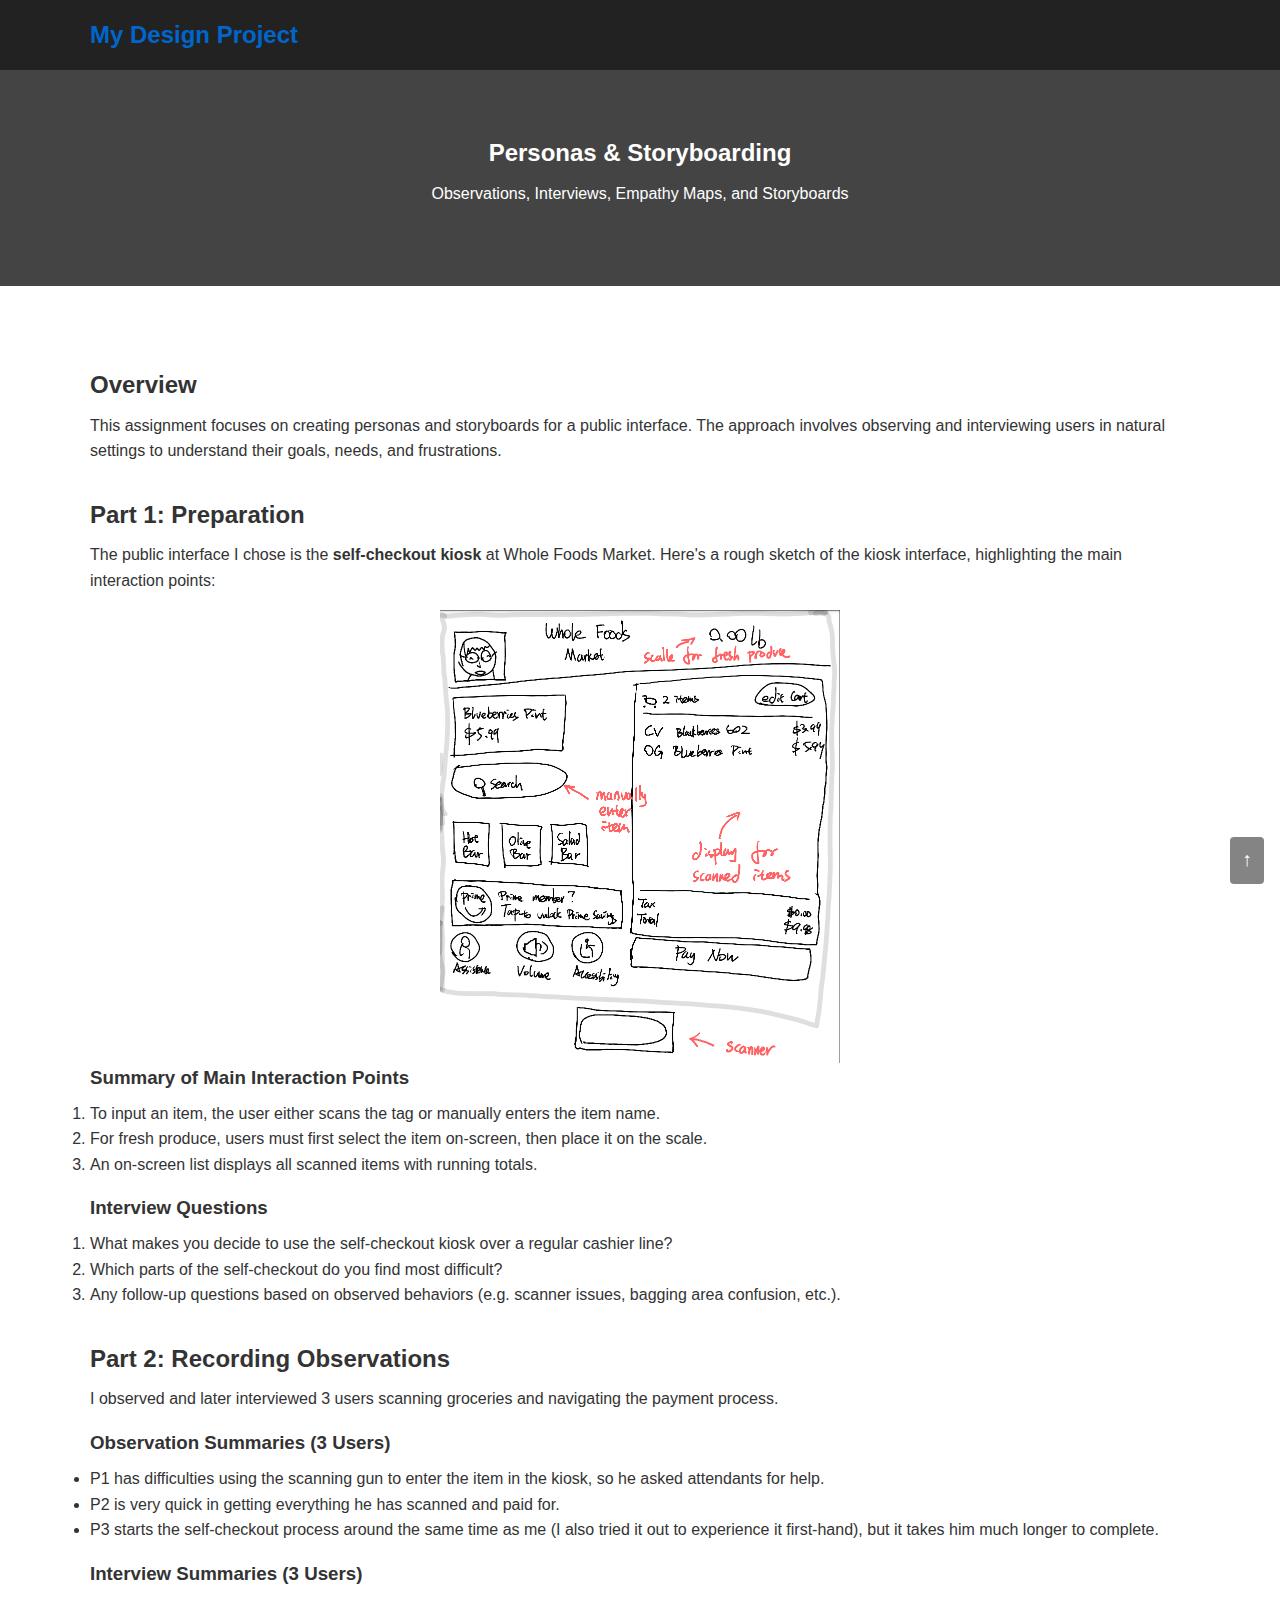
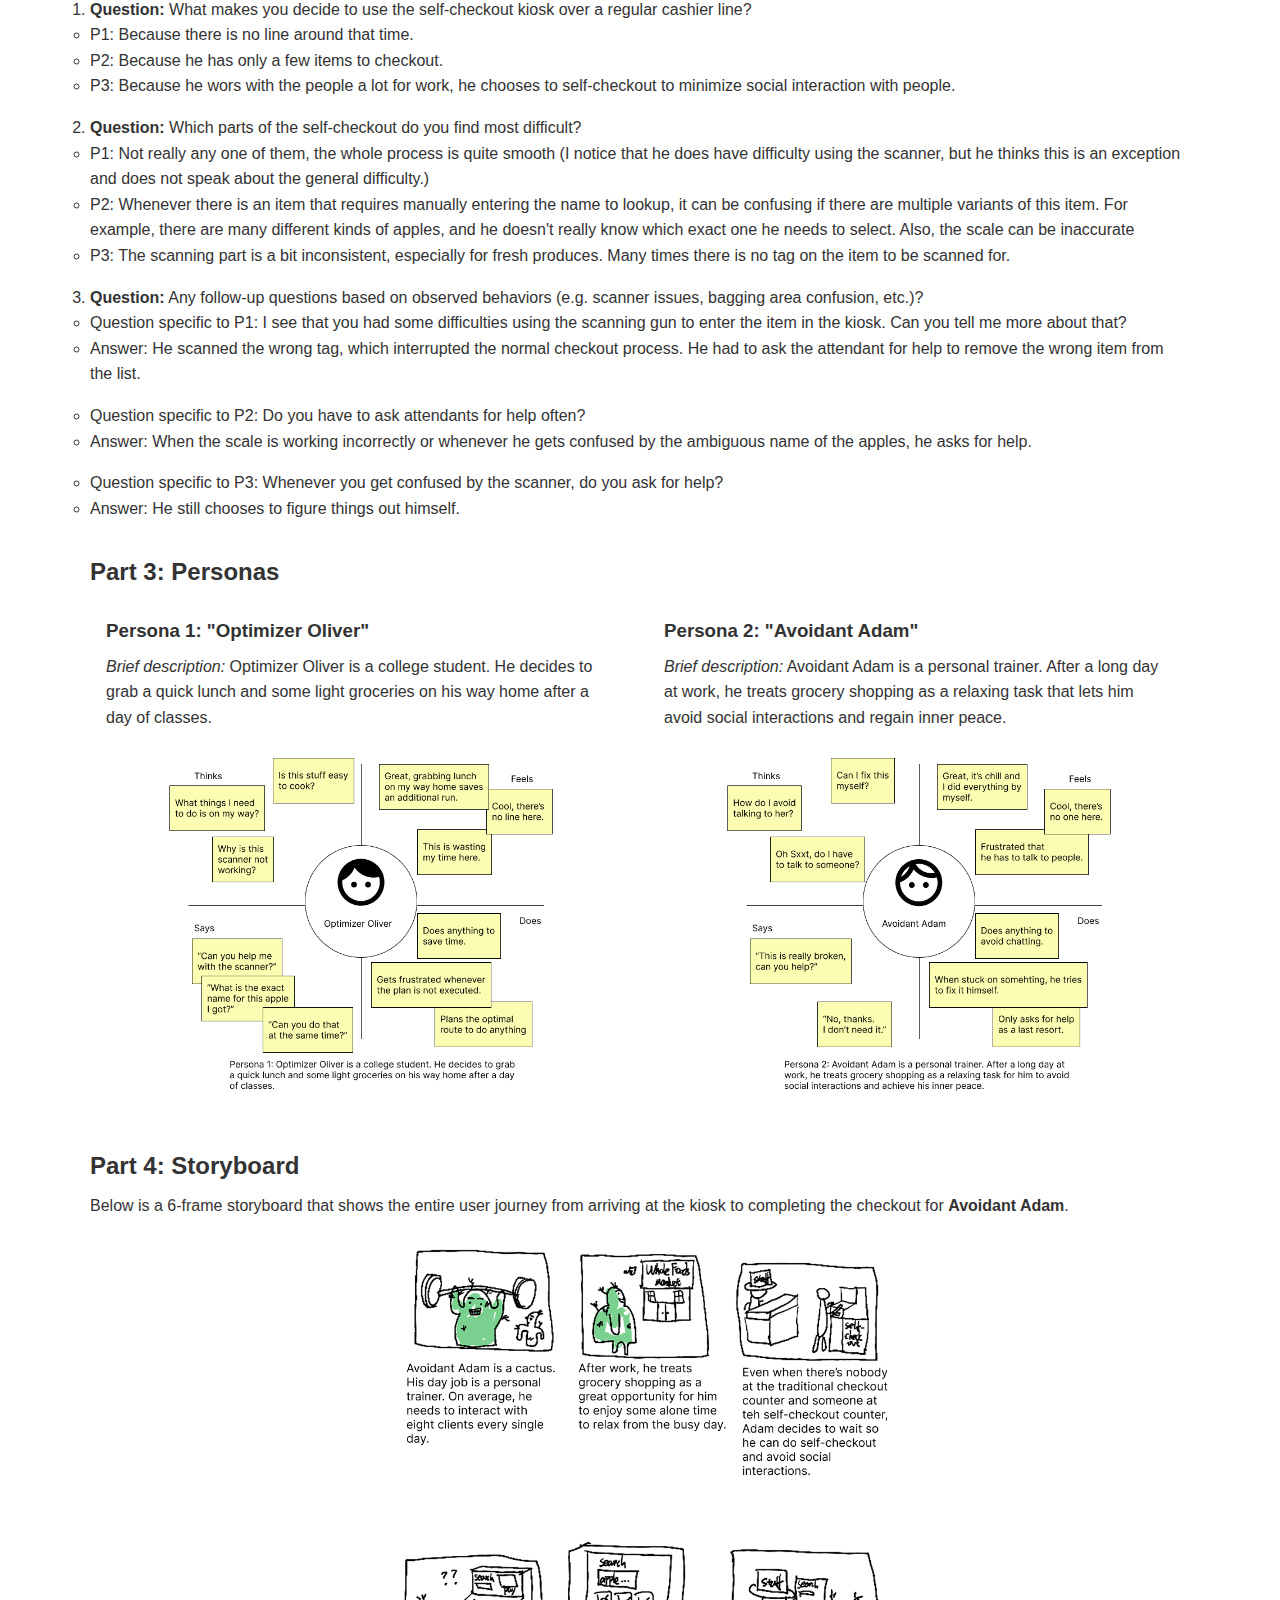
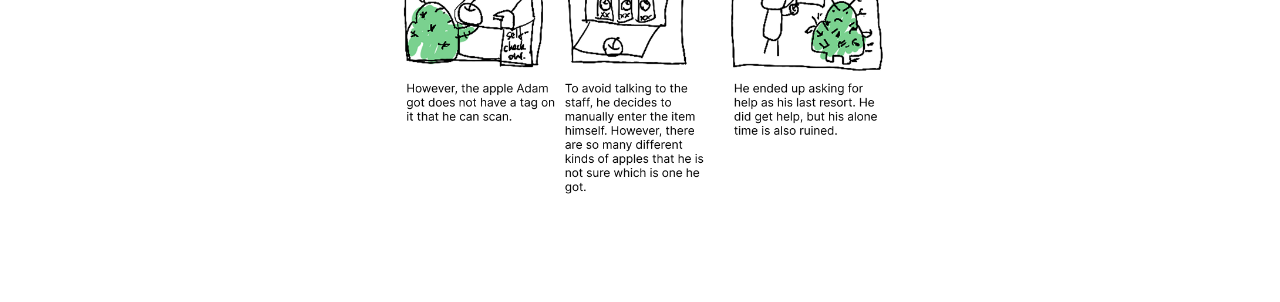
<file: personas.html>
<!DOCTYPE html>
<html lang="en">
<head>
  <meta charset="utf-8">
  <meta content="width=device-width, initial-scale=1.0" name="viewport">
  <title>Assignment – Personas &amp; Storyboarding</title>
  <meta name="description" content="Personas &amp; Storyboarding Assignment">
  <meta name="keywords" content="UX, Personas, Storyboarding, Interview Observations">
  <link href="assets/css/personas.css" rel="stylesheet">
</head>
<body class="assignment-page">
  <a class="skip-link" href="#assignment">Skip to main content</a>
  <header id="header" class="header fixed-top" role="banner">
    <div class="header-container">
      <a href="index.html" class="logo">
        <h1 class="sitename">My Design Project</h1>
      </a>
    </div>
  </header>
  <section id="hero" class="hero section dark-background">
    <div class="container">
      <h2>Personas &amp; Storyboarding</h2>
      <p>Observations, Interviews, Empathy Maps, and Storyboards</p>
    </div>
  </section>
  <main id="assignment" class="main" tabindex="-1">
    <div class="container">
      <section id="overview" class="section">
        <h2>Overview</h2>
        <p>This assignment focuses on creating personas and storyboards for a public interface. The approach involves observing and interviewing users in natural settings to understand their goals, needs, and frustrations.</p>
      </section>
      <section id="part1" class="section">
        <h2>Part 1: Preparation</h2>
        <p>The public interface I chose is the <strong>self-checkout kiosk</strong> at Whole Foods Market. Here's a rough sketch of the kiosk interface, highlighting the main interaction points:</p>
        <img 
          src="assets/img/assignment2/interaction.png" 
          alt="Self-Checkout Kiosk Sketch" 
          style="
            display: block;
            margin: auto;
            max-width: 400px;
            width: 100%;
            height: auto;
          "
        >
        <h3>Summary of Main Interaction Points</h3>
        <ol>
          <li>To input an item, the user either scans the tag or manually enters the item name.</li>
          <li>For fresh produce, users must first select the item on-screen, then place it on the scale.</li>
          <li>An on-screen list displays all scanned items with running totals.</li>
        </ol>
        <h3>Interview Questions</h3>
        <ol>
          <li>What makes you decide to use the self-checkout kiosk over a regular cashier line?</li>
          <li>Which parts of the self-checkout do you find most difficult?</li>
          <li>Any follow-up questions based on observed behaviors (e.g. scanner issues, bagging area confusion, etc.).</li>
        </ol>
      </section>
      <section id="part2" class="section">
        <h2>Part 2: Recording Observations</h2>
        <p>I observed and later interviewed 3 users scanning groceries and navigating the payment process.</p>
        <h3>Observation Summaries (3 Users)</h3>
        <ul>
          <li>P1 has difficulties using the scanning gun to enter the item in the kiosk, so he asked attendants for help.</li>
          <li>P2 is very quick in getting everything he has scanned and paid for.</li>
          <li>P3 starts the self-checkout process around the same time as me (I also tried it out to experience it first-hand), but it takes him much longer to complete.</li>
        </ul>
        <h3>Interview Summaries (3 Users)</h3>
        <ol>
          <li>
            <strong>Question:</strong> What makes you decide to use the self-checkout kiosk over a regular cashier line?
            <ul>
              <li>P1: Because there is no line around that time.</li>
              <li>P2: Because he has only a few items to checkout.</li>
              <li>P3: Because he wors with the people a lot for work, he chooses to self-checkout to minimize social interaction with people.</li>
            </ul>
          </li>
          <li>
            <strong>Question:</strong> Which parts of the self-checkout do you find most difficult?
            <ul>
              <li>P1: Not really any one of them, the whole process is quite smooth (I notice that he does have difficulty using the scanner, but he thinks this is an exception and does not speak about the general difficulty.)</li>
              <li>P2: Whenever there is an item that requires manually entering the name to lookup, it can be confusing if there are multiple variants of this item. For example, there are many different kinds of apples, and he doesn't really know which exact one he needs to select. Also, the scale can be inaccurate</li>
              <li>P3: The scanning part is a bit inconsistent, especially for fresh produces. Many times there is no tag on the item to be scanned for.</li>
            </ul>
          </li>
          <li>
            <strong>Question:</strong> Any follow-up questions based on observed behaviors (e.g. scanner issues, bagging area confusion, etc.)?
            <ul>
              <li>Question specific to P1: I see that you had some difficulties using the scanning gun to enter the item in the kiosk. Can you tell me more about that?</li>
              <li>Answer: He scanned the wrong tag, which interrupted the normal checkout process. He had to ask the attendant for help to remove the wrong item from the list.</li>
            </ul>
            <ul>
              <li>Question specific to P2: Do you have to ask attendants for help often?</li>
              <li>Answer: When the scale is working incorrectly or whenever he gets confused by the ambiguous name of the apples, he asks for help.</li>
            </ul>
            <ul>
              <li>Question specific to P3: Whenever you get confused by the scanner, do you ask for help?</li>
              <li>Answer: He still chooses to figure things out himself.</li>
            </ul>
          </li>
        </ol>
      </section>
      <section id="part3" class="section">
        <h2>Part 3: Personas</h2>
        <div class="row">
          <div class="col">
            <h3>Persona 1: "Optimizer Oliver"</h3>
            <p><em>Brief description:</em> Optimizer Oliver is a college student. He decides to grab a quick lunch and some light groceries on his way home after a day of classes.</p>
            <img 
              src="assets/img/assignment2/persona1.png" 
              alt="Self-Checkout Kiosk Sketch" 
              style="
                display: block;
                margin: auto;
                max-width: 400px;
                width: 100%;
                height: auto;
              "
            >
          </div>
          <div class="col">
            <h3>Persona 2: "Avoidant Adam"</h3>
            <p><em>Brief description:</em> Avoidant Adam is a personal trainer. After a long day at work, he treats grocery shopping as a relaxing task that lets him avoid social interactions and regain inner peace.</p>
            <img 
              src="assets/img/assignment2/persona2.png" 
              alt="Self-Checkout Kiosk Sketch"
              style="
                display: block;
                margin: auto;
                max-width: 400px;
                width: 100%;
                height: auto;
              "
            >
          </div>
        </div>
      </section>
      <section id="part4" class="section">
        <h2>Part 4: Storyboard</h2>
        <p>Below is a 6-frame storyboard that shows the entire user journey from arriving at the kiosk to completing the checkout for <b>Avoidant Adam</b>.</p>
        <img 
          src="assets/img/assignment2/storyboard.png" 
          alt="Self-Checkout Kiosk Sketch" 
          style="
            display: block;
            margin: auto;
            max-width: 600px;
            width: 100%;
            height: auto;
          "
        >
      </section>
    </div>
  </main>
  <a href="#" id="scroll-top" class="scroll-top" aria-label="Scroll to top"><span>↑</span></a>
  <div id="preloader"></div>
  <script src="assets/vendor/aos/aos.js"></script>
  <script src="assets/js/main.js"></script>
</body>
</html>
</file>
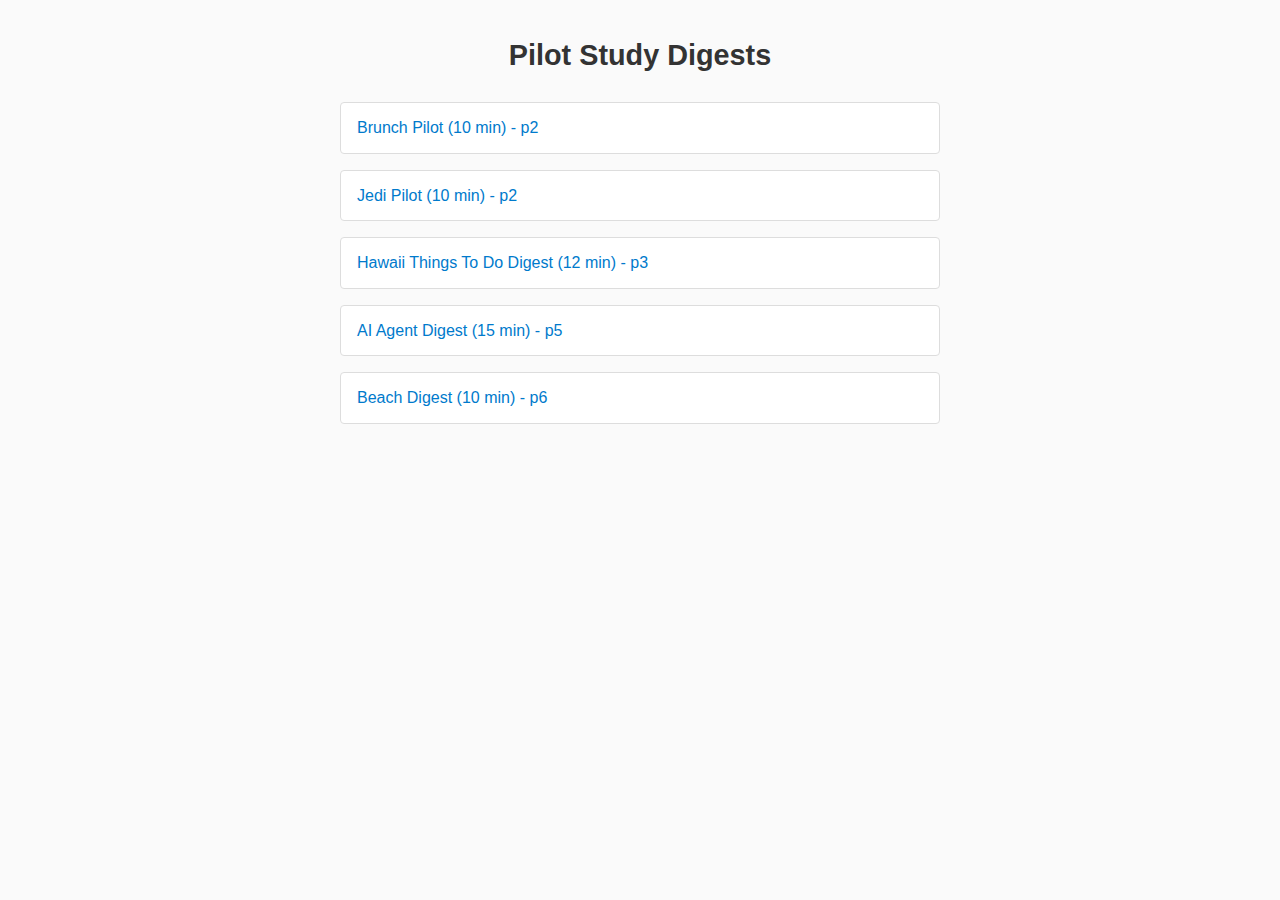
<file: pilot.html>
<!DOCTYPE html>
<html lang="en">
<head>
  <meta charset="UTF-8">
  <title>Pilot Study Digests</title>
  <meta name="viewport" content="width=device-width, initial-scale=1">
  <style>
    /* ─── Reset & base ─────────────────────────────────── */
    *, *::before, *::after { box-sizing: border-box; margin: 0; padding: 0; }
    body {
      font-family: -apple-system, BlinkMacSystemFont, "Segoe UI", Roboto, sans-serif;
      line-height: 1.6;
      background: #fafafa;
      color: #333;
      padding: 2rem;
    }

    /* ─── Layout ───────────────────────────────────────── */
    .container {
      max-width: 600px;
      margin: 0 auto;
    }
    h1 {
      text-align: center;
      margin-bottom: 1.5rem;
      font-size: 1.8rem;
    }

    /* ─── Link list ───────────────────────────────────── */
    ul {
      list-style: none;
    }
    li + li {
      margin-top: 1rem;
    }
    a {
      display: block;
      padding: 0.75rem 1rem;
      background: #fff;
      border: 1px solid #ddd;
      border-radius: 4px;
      text-decoration: none;
      color: #007acc;
      transition: background 0.2s, border-color 0.2s;
    }
    a:hover {
      background: #f0f8ff;
      border-color: #007acc;
    }
  </style>
</head>
<body>
  <div class="container">
    <h1>Pilot Study Digests</h1>
    <ul>
      <li>
        <a href="p2_brunch_10min/sidePanel.html" target="_blank">
          Brunch Pilot (10 min) - p2
        </a>
      </li>
      <li>
        <a href="p2_jedi_10min/sidePanel.html" target="_blank">
          Jedi Pilot (10 min) - p2
        </a>
      </li>
      <li>
        <a href="p3_hawaii_trip_12min/sidePanel.html" target="_blank">
          Hawaii Things To Do Digest (12 min) - p3
        </a>
      </li>
      <li>
        <a href="p5_agent_15min/sidePanel.html" target="_blank">
          AI Agent Digest (15 min) - p5
        </a>
      </li>
      <li>
        <a href="p6_beach_10min/sidePanel.html" target="_blank">
          Beach Digest (10 min) - p6
        </a>
    </ul>
  </div>
</body>
</html>
</file>
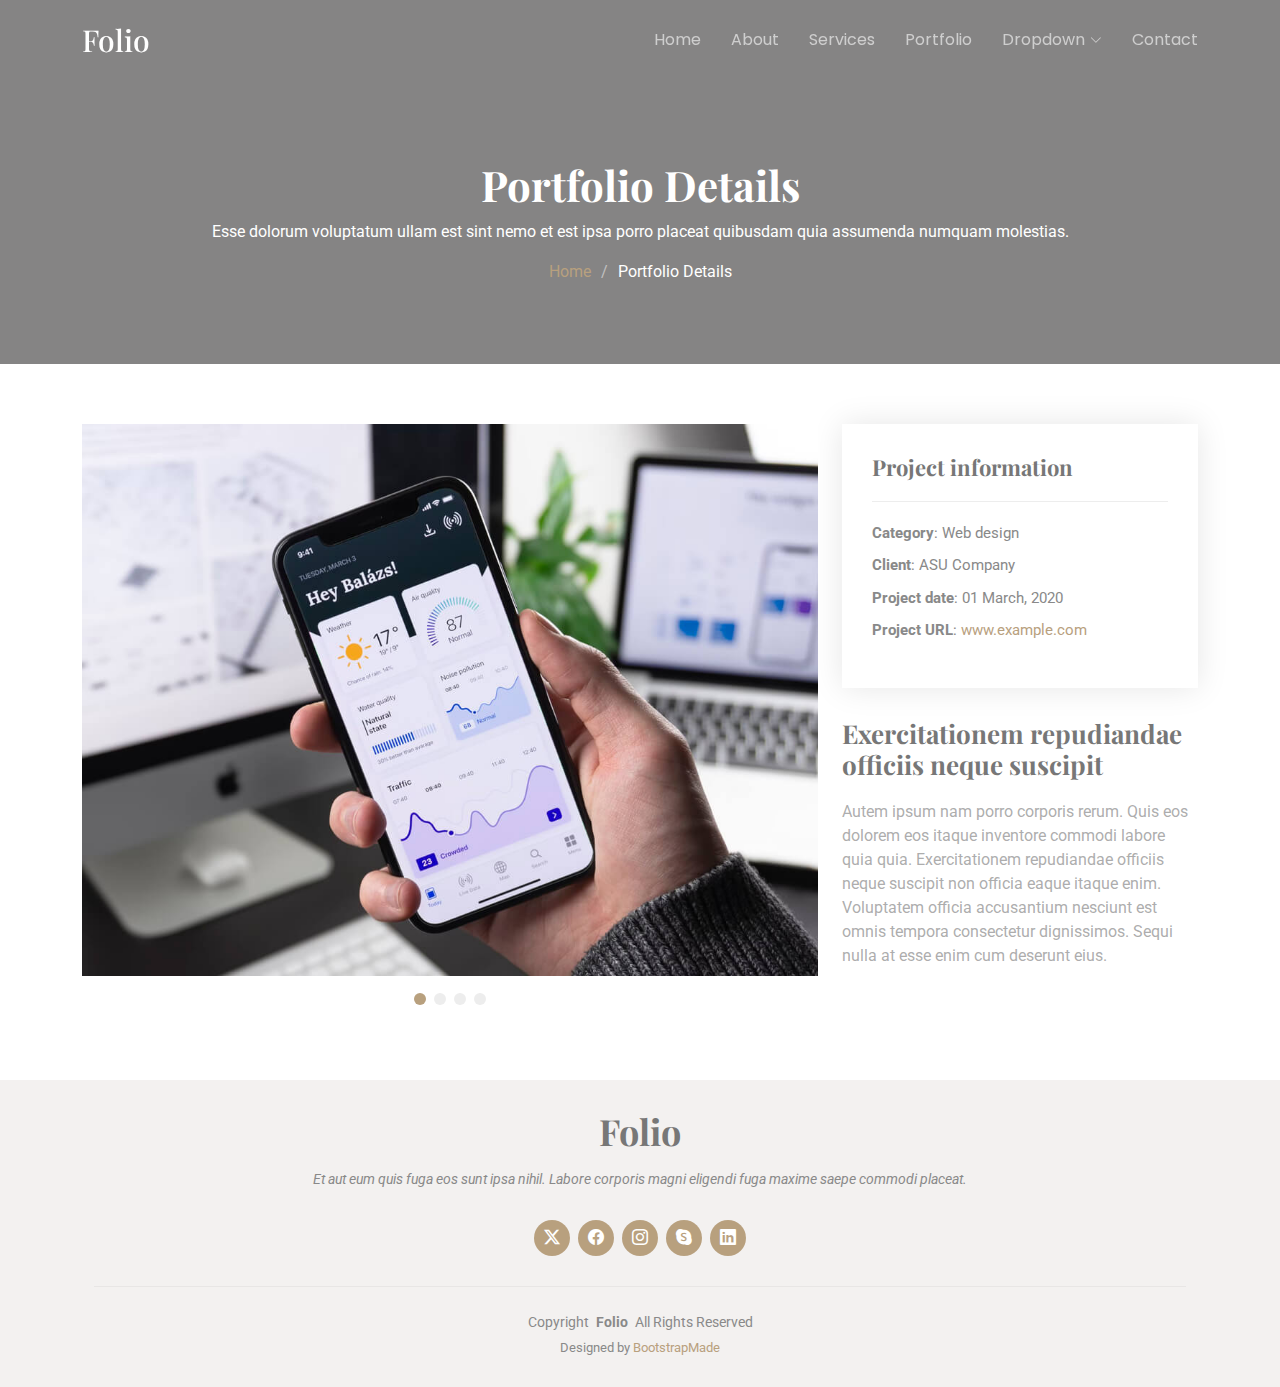
<file: portfolio-details.html>
<!DOCTYPE html>
<html lang="en">

<head>
  <meta charset="utf-8">
  <meta content="width=device-width, initial-scale=1.0" name="viewport">
  <title>Portfolio Details - Folio Bootstrap Template</title>
  <meta name="description" content="">
  <meta name="keywords" content="">

  <!-- Favicons -->
  <link href="assets/img/favicon.png" rel="icon">
  <link href="assets/img/apple-touch-icon.png" rel="apple-touch-icon">

  <!-- Fonts -->
  <link href="https://fonts.googleapis.com" rel="preconnect">
  <link href="https://fonts.gstatic.com" rel="preconnect" crossorigin>
  <link href="https://fonts.googleapis.com/css2?family=Roboto:ital,wght@0,100;0,300;0,400;0,500;0,700;0,900;1,100;1,300;1,400;1,500;1,700;1,900&family=Poppins:ital,wght@0,100;0,200;0,300;0,400;0,500;0,600;0,700;0,800;0,900;1,100;1,200;1,300;1,400;1,500;1,600;1,700;1,800;1,900&family=Playfair+Display:ital,wght@0,400;0,500;0,600;0,700;0,800;0,900;1,400;1,500;1,600;1,700;1,800;1,900&display=swap" rel="stylesheet">

  <!-- Vendor CSS Files -->
  <link href="assets/vendor/bootstrap/css/bootstrap.min.css" rel="stylesheet">
  <link href="assets/vendor/bootstrap-icons/bootstrap-icons.css" rel="stylesheet">
  <link href="assets/vendor/aos/aos.css" rel="stylesheet">
  <link href="assets/vendor/swiper/swiper-bundle.min.css" rel="stylesheet">
  <link href="assets/vendor/glightbox/css/glightbox.min.css" rel="stylesheet">

  <!-- Main CSS File -->
  <link href="assets/css/main.css" rel="stylesheet">

  <!-- =======================================================
  * Template Name: Folio
  * Template URL: https://bootstrapmade.com/folio-bootstrap-portfolio-template/
  * Updated: Aug 08 2024 with Bootstrap v5.3.3
  * Author: BootstrapMade.com
  * License: https://bootstrapmade.com/license/
  ======================================================== -->
</head>

<body class="portfolio-details-page">

  <header id="header" class="header d-flex align-items-center fixed-top">
    <div class="container-fluid container-xl position-relative d-flex align-items-center justify-content-between">

      <a href="index.html" class="logo d-flex align-items-center">
        <!-- Uncomment the line below if you also wish to use an image logo -->
        <!-- <img src="assets/img/logo.png" alt=""> -->
        <h1 class="sitename">Folio</h1>
      </a>

      <nav id="navmenu" class="navmenu">
        <ul>
          <li><a href="#hero">Home</a></li>
          <li><a href="#about">About</a></li>
          <li><a href="#services">Services</a></li>
          <li><a href="#portfolio">Portfolio</a></li>
          <li class="dropdown"><a href="#"><span>Dropdown</span> <i class="bi bi-chevron-down toggle-dropdown"></i></a>
            <ul>
              <li><a href="#">Dropdown 1</a></li>
              <li class="dropdown"><a href="#"><span>Deep Dropdown</span> <i class="bi bi-chevron-down toggle-dropdown"></i></a>
                <ul>
                  <li><a href="#">Deep Dropdown 1</a></li>
                  <li><a href="#">Deep Dropdown 2</a></li>
                  <li><a href="#">Deep Dropdown 3</a></li>
                  <li><a href="#">Deep Dropdown 4</a></li>
                  <li><a href="#">Deep Dropdown 5</a></li>
                </ul>
              </li>
              <li><a href="#">Dropdown 2</a></li>
              <li><a href="#">Dropdown 3</a></li>
              <li><a href="#">Dropdown 4</a></li>
            </ul>
          </li>
          <li><a href="#contact">Contact</a></li>
        </ul>
        <i class="mobile-nav-toggle d-xl-none bi bi-list"></i>
      </nav>

    </div>
  </header>

  <main class="main">

    <!-- Page Title -->
    <div class="page-title dark-background">
      <div class="container position-relative">
        <h1>Portfolio Details</h1>
        <p>Esse dolorum voluptatum ullam est sint nemo et est ipsa porro placeat quibusdam quia assumenda numquam molestias.</p>
        <nav class="breadcrumbs">
          <ol>
            <li><a href="index.html">Home</a></li>
            <li class="current">Portfolio Details</li>
          </ol>
        </nav>
      </div>
    </div><!-- End Page Title -->

    <!-- Portfolio Details Section -->
    <section id="portfolio-details" class="portfolio-details section">

      <div class="container" data-aos="fade-up" data-aos-delay="100">

        <div class="row gy-4">

          <div class="col-lg-8">
            <div class="portfolio-details-slider swiper init-swiper">

              <script type="application/json" class="swiper-config">
                {
                  "loop": true,
                  "speed": 600,
                  "autoplay": {
                    "delay": 5000
                  },
                  "slidesPerView": "auto",
                  "pagination": {
                    "el": ".swiper-pagination",
                    "type": "bullets",
                    "clickable": true
                  }
                }
              </script>

              <div class="swiper-wrapper align-items-center">

                <div class="swiper-slide">
                  <img src="assets/img/portfolio/app-1.jpg" alt="">
                </div>

                <div class="swiper-slide">
                  <img src="assets/img/portfolio/product-1.jpg" alt="">
                </div>

                <div class="swiper-slide">
                  <img src="assets/img/portfolio/branding-1.jpg" alt="">
                </div>

                <div class="swiper-slide">
                  <img src="assets/img/portfolio/books-1.jpg" alt="">
                </div>

              </div>
              <div class="swiper-pagination"></div>
            </div>
          </div>

          <div class="col-lg-4">
            <div class="portfolio-info" data-aos="fade-up" data-aos-delay="200">
              <h3>Project information</h3>
              <ul>
                <li><strong>Category</strong>: Web design</li>
                <li><strong>Client</strong>: ASU Company</li>
                <li><strong>Project date</strong>: 01 March, 2020</li>
                <li><strong>Project URL</strong>: <a href="#">www.example.com</a></li>
              </ul>
            </div>
            <div class="portfolio-description" data-aos="fade-up" data-aos-delay="300">
              <h2>Exercitationem repudiandae officiis neque suscipit</h2>
              <p>
                Autem ipsum nam porro corporis rerum. Quis eos dolorem eos itaque inventore commodi labore quia quia. Exercitationem repudiandae officiis neque suscipit non officia eaque itaque enim. Voluptatem officia accusantium nesciunt est omnis tempora consectetur dignissimos. Sequi nulla at esse enim cum deserunt eius.
              </p>
            </div>
          </div>

        </div>

      </div>

    </section><!-- /Portfolio Details Section -->

  </main>

  <footer id="footer" class="footer light-background">
    <div class="container">
      <h3 class="sitename">Folio</h3>
      <p>Et aut eum quis fuga eos sunt ipsa nihil. Labore corporis magni eligendi fuga maxime saepe commodi placeat.</p>
      <div class="social-links d-flex justify-content-center">
        <a href=""><i class="bi bi-twitter-x"></i></a>
        <a href=""><i class="bi bi-facebook"></i></a>
        <a href=""><i class="bi bi-instagram"></i></a>
        <a href=""><i class="bi bi-skype"></i></a>
        <a href=""><i class="bi bi-linkedin"></i></a>
      </div>
      <div class="container">
        <div class="copyright">
          <span>Copyright</span> <strong class="px-1 sitename">Folio</strong> <span>All Rights Reserved</span>
        </div>
        <div class="credits">
          <!-- All the links in the footer should remain intact. -->
          <!-- You can delete the links only if you've purchased the pro version. -->
          <!-- Licensing information: https://bootstrapmade.com/license/ -->
          <!-- Purchase the pro version with working PHP/AJAX contact form: [buy-url] -->
          Designed by <a href="https://bootstrapmade.com/">BootstrapMade</a>
        </div>
      </div>
    </div>
  </footer>

  <!-- Scroll Top -->
  <a href="#" id="scroll-top" class="scroll-top d-flex align-items-center justify-content-center"><i class="bi bi-arrow-up-short"></i></a>

  <!-- Preloader -->
  <div id="preloader"></div>

  <!-- Vendor JS Files -->
  <script src="assets/vendor/bootstrap/js/bootstrap.bundle.min.js"></script>
  <script src="assets/vendor/php-email-form/validate.js"></script>
  <script src="assets/vendor/aos/aos.js"></script>
  <script src="assets/vendor/typed.js/typed.umd.js"></script>
  <script src="assets/vendor/swiper/swiper-bundle.min.js"></script>
  <script src="assets/vendor/glightbox/js/glightbox.min.js"></script>
  <script src="assets/vendor/imagesloaded/imagesloaded.pkgd.min.js"></script>
  <script src="assets/vendor/isotope-layout/isotope.pkgd.min.js"></script>

  <!-- Main JS File -->
  <script src="assets/js/main.js"></script>

</body>

</html>
</file>
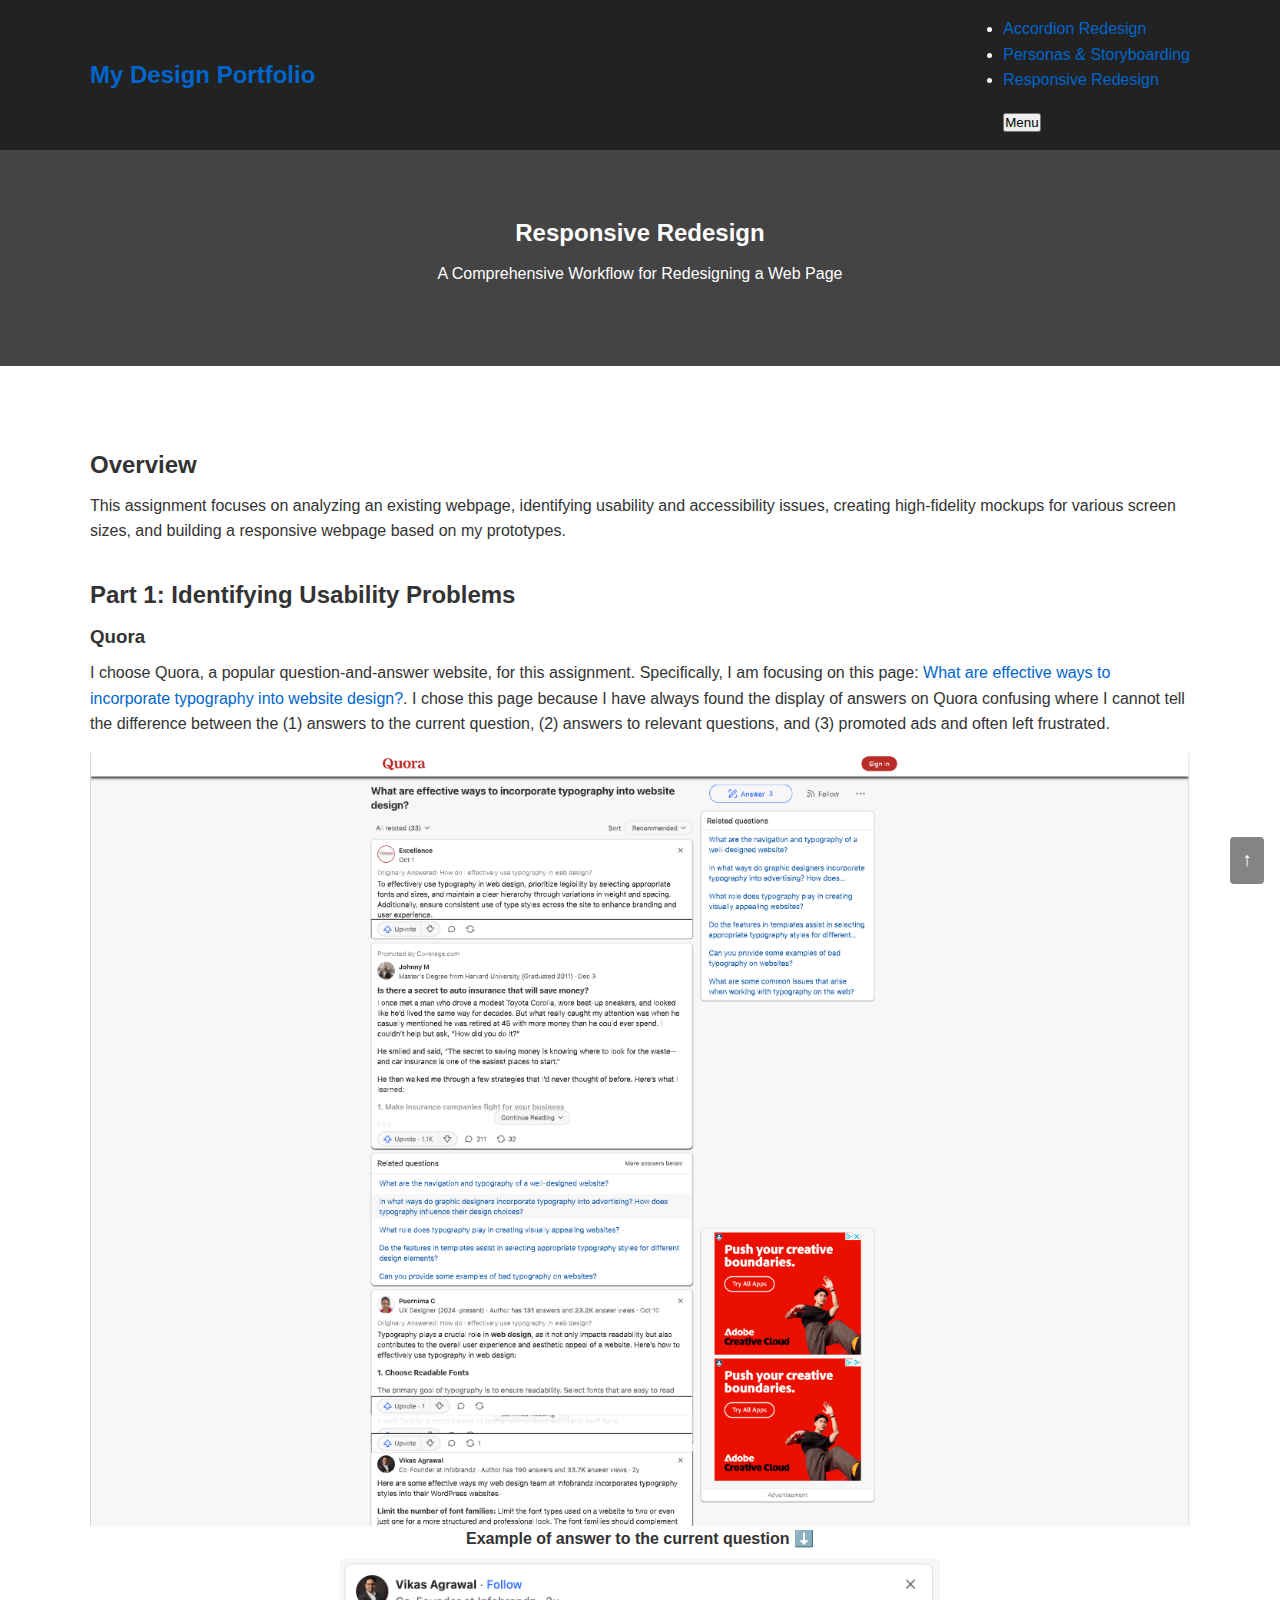
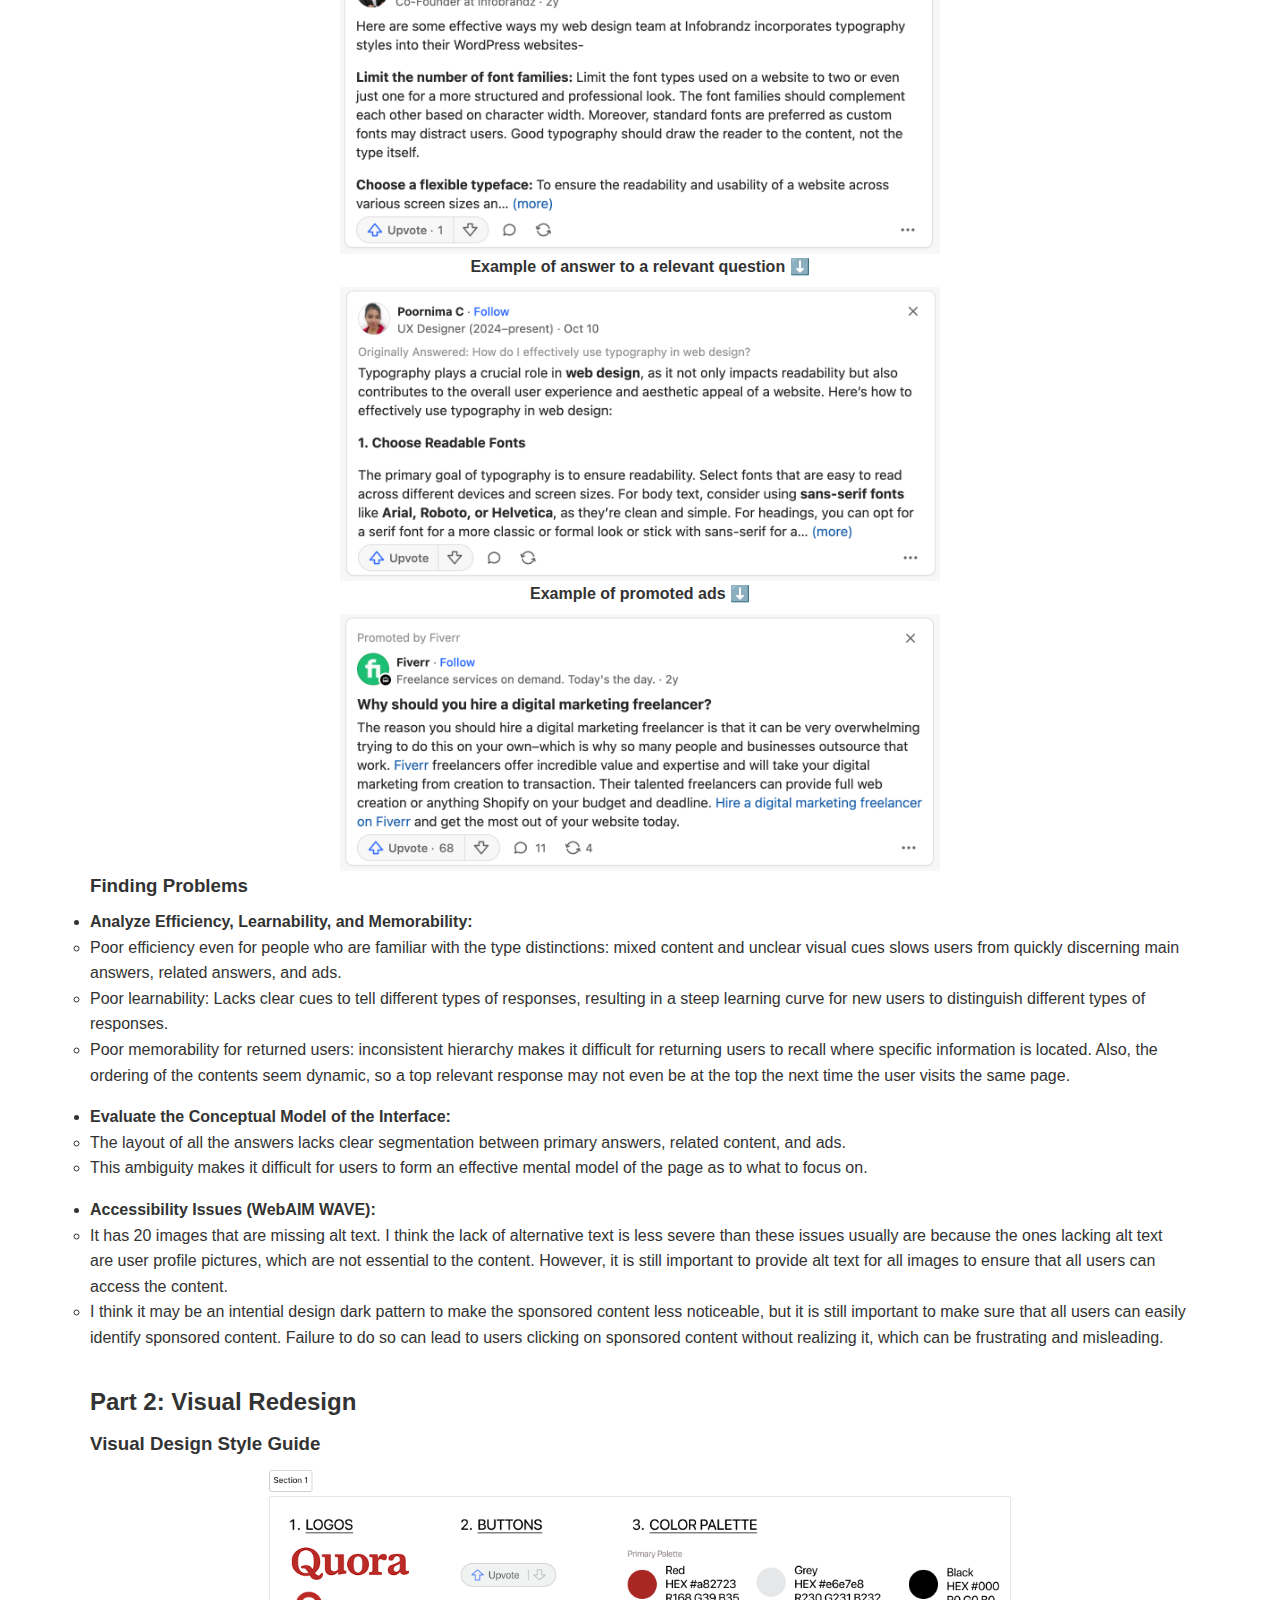
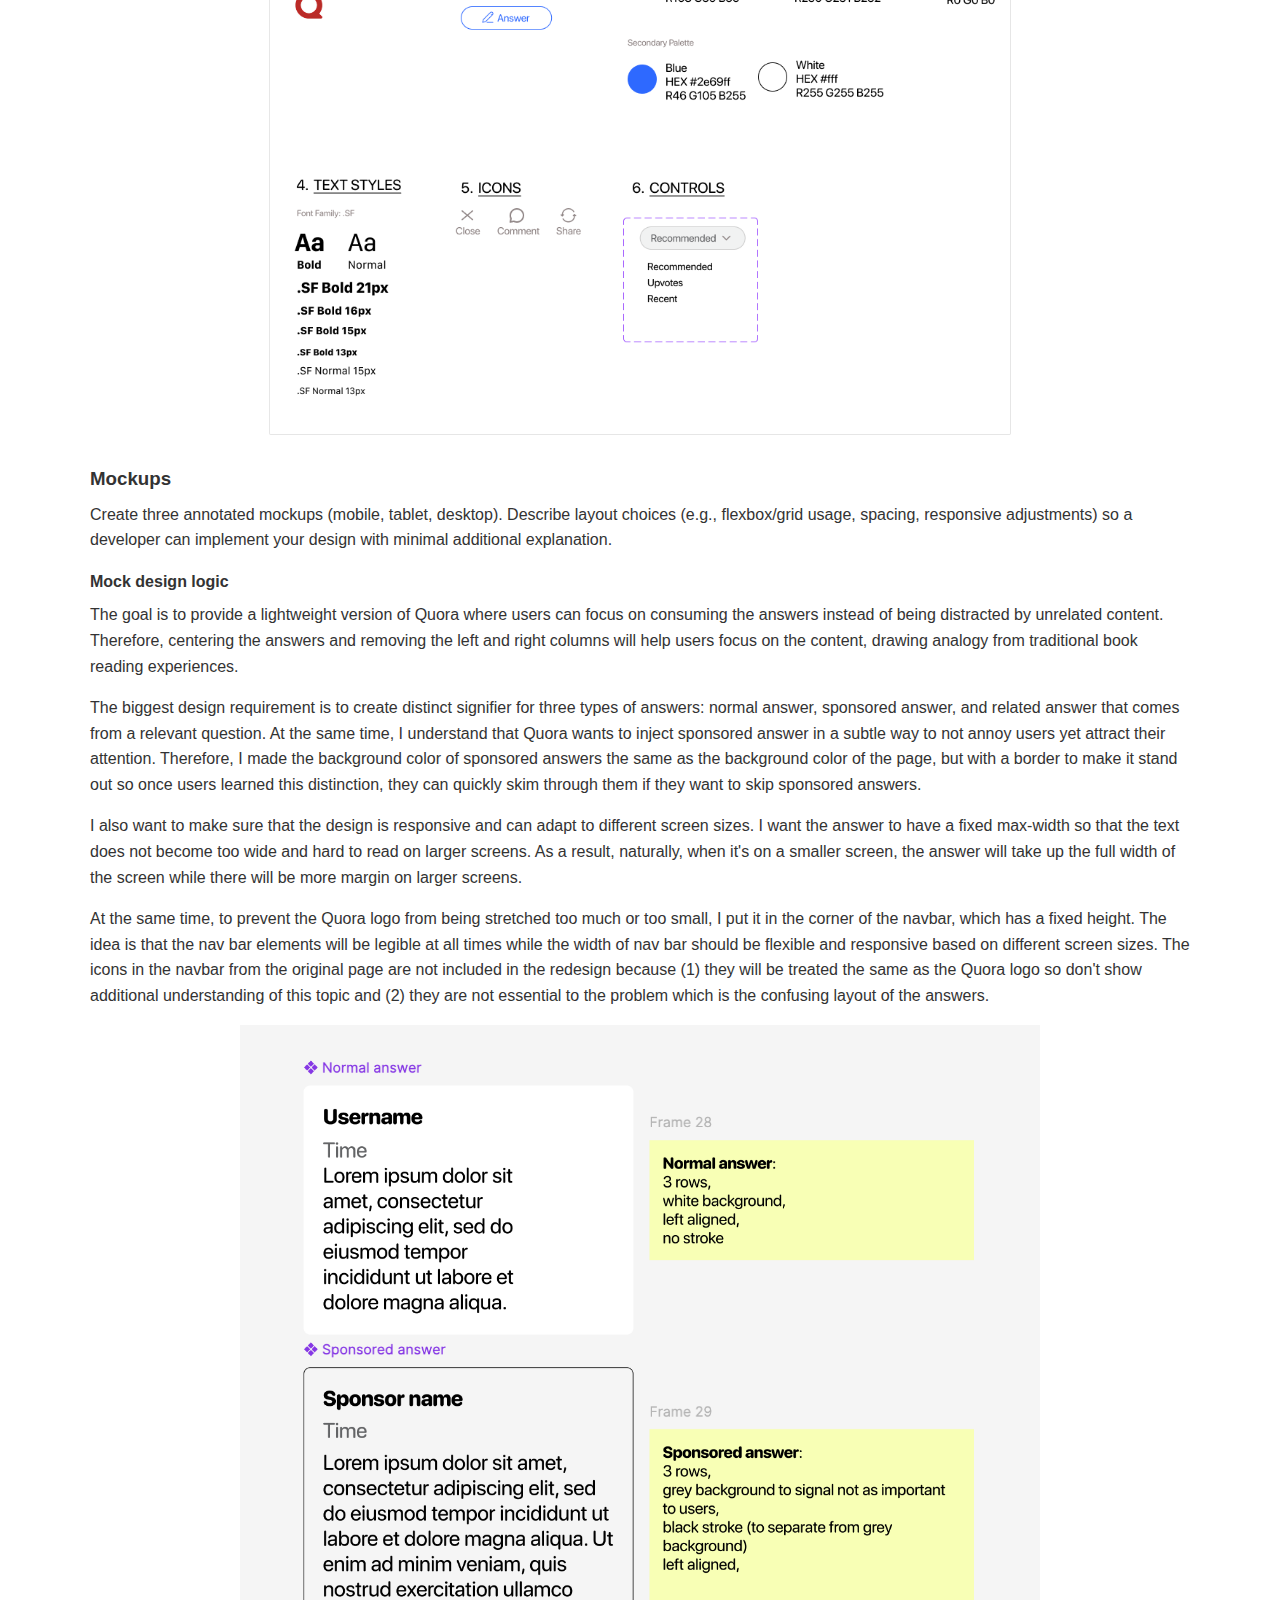
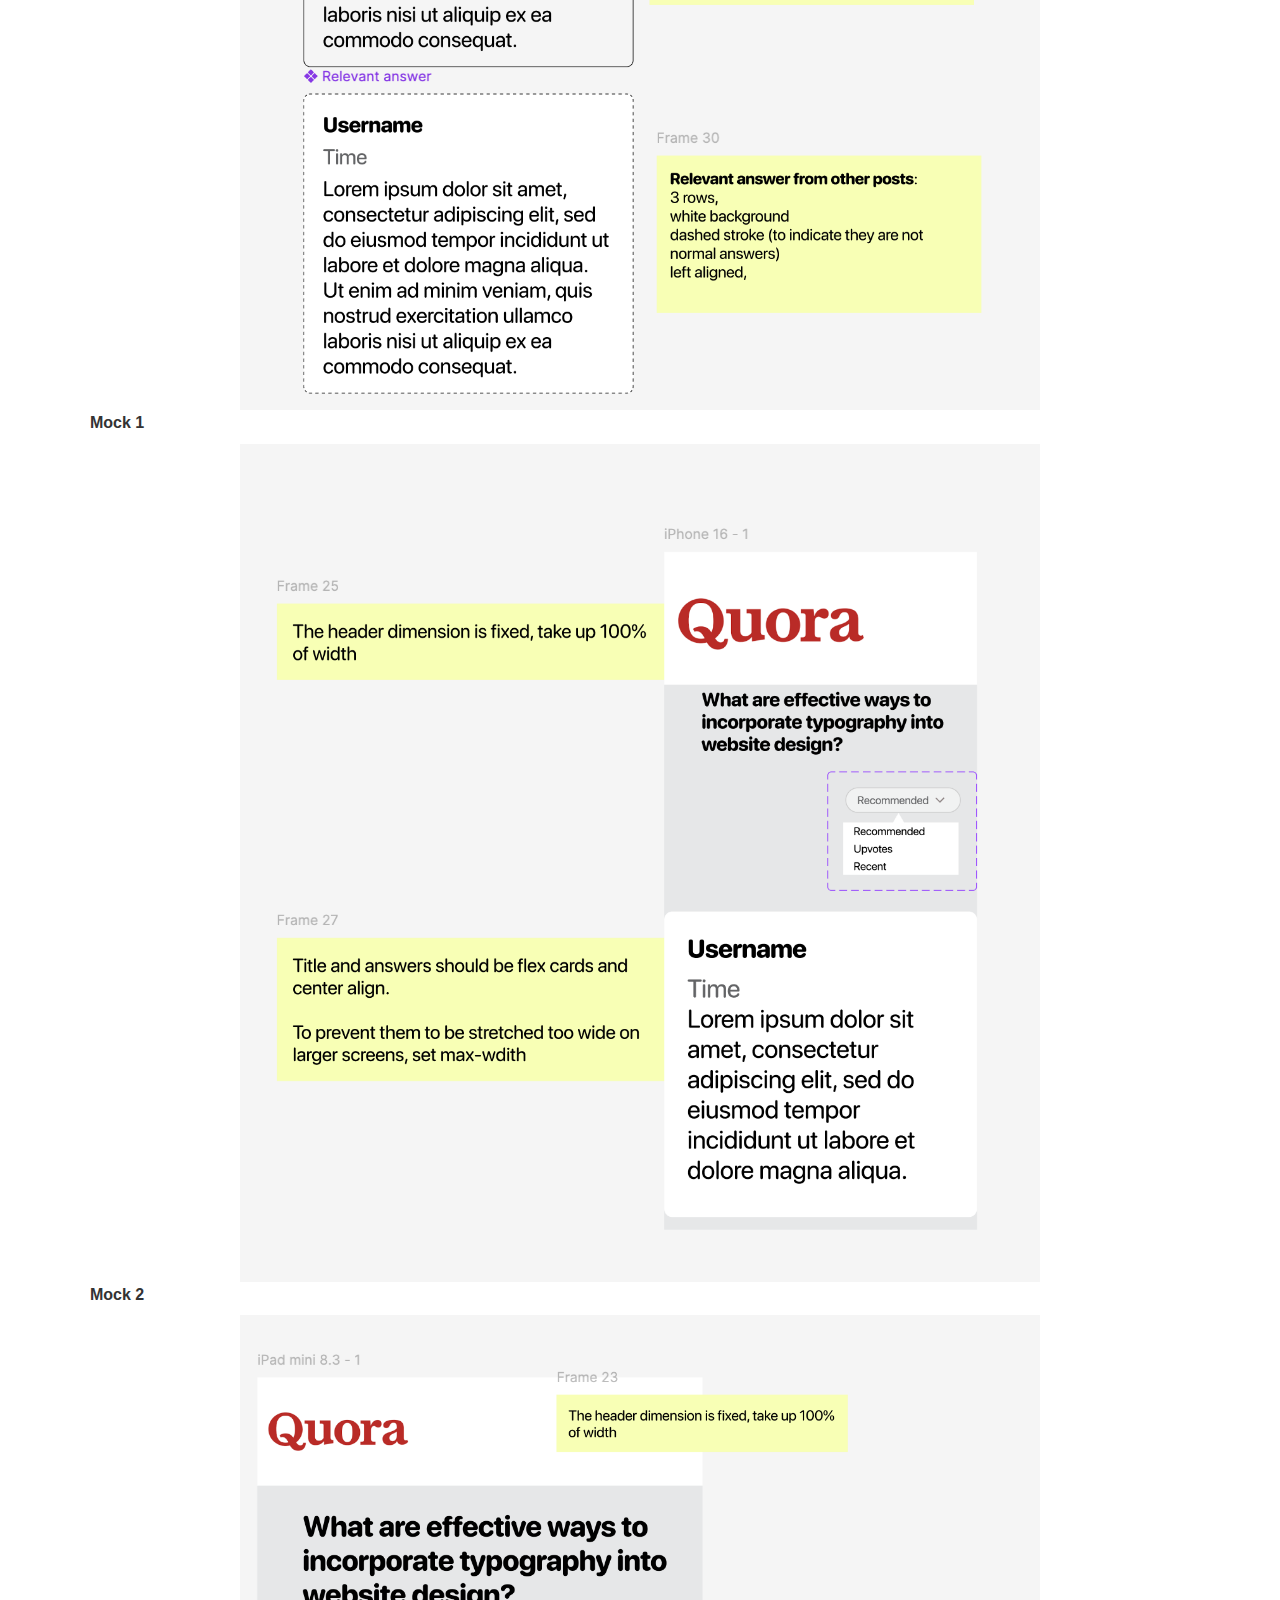
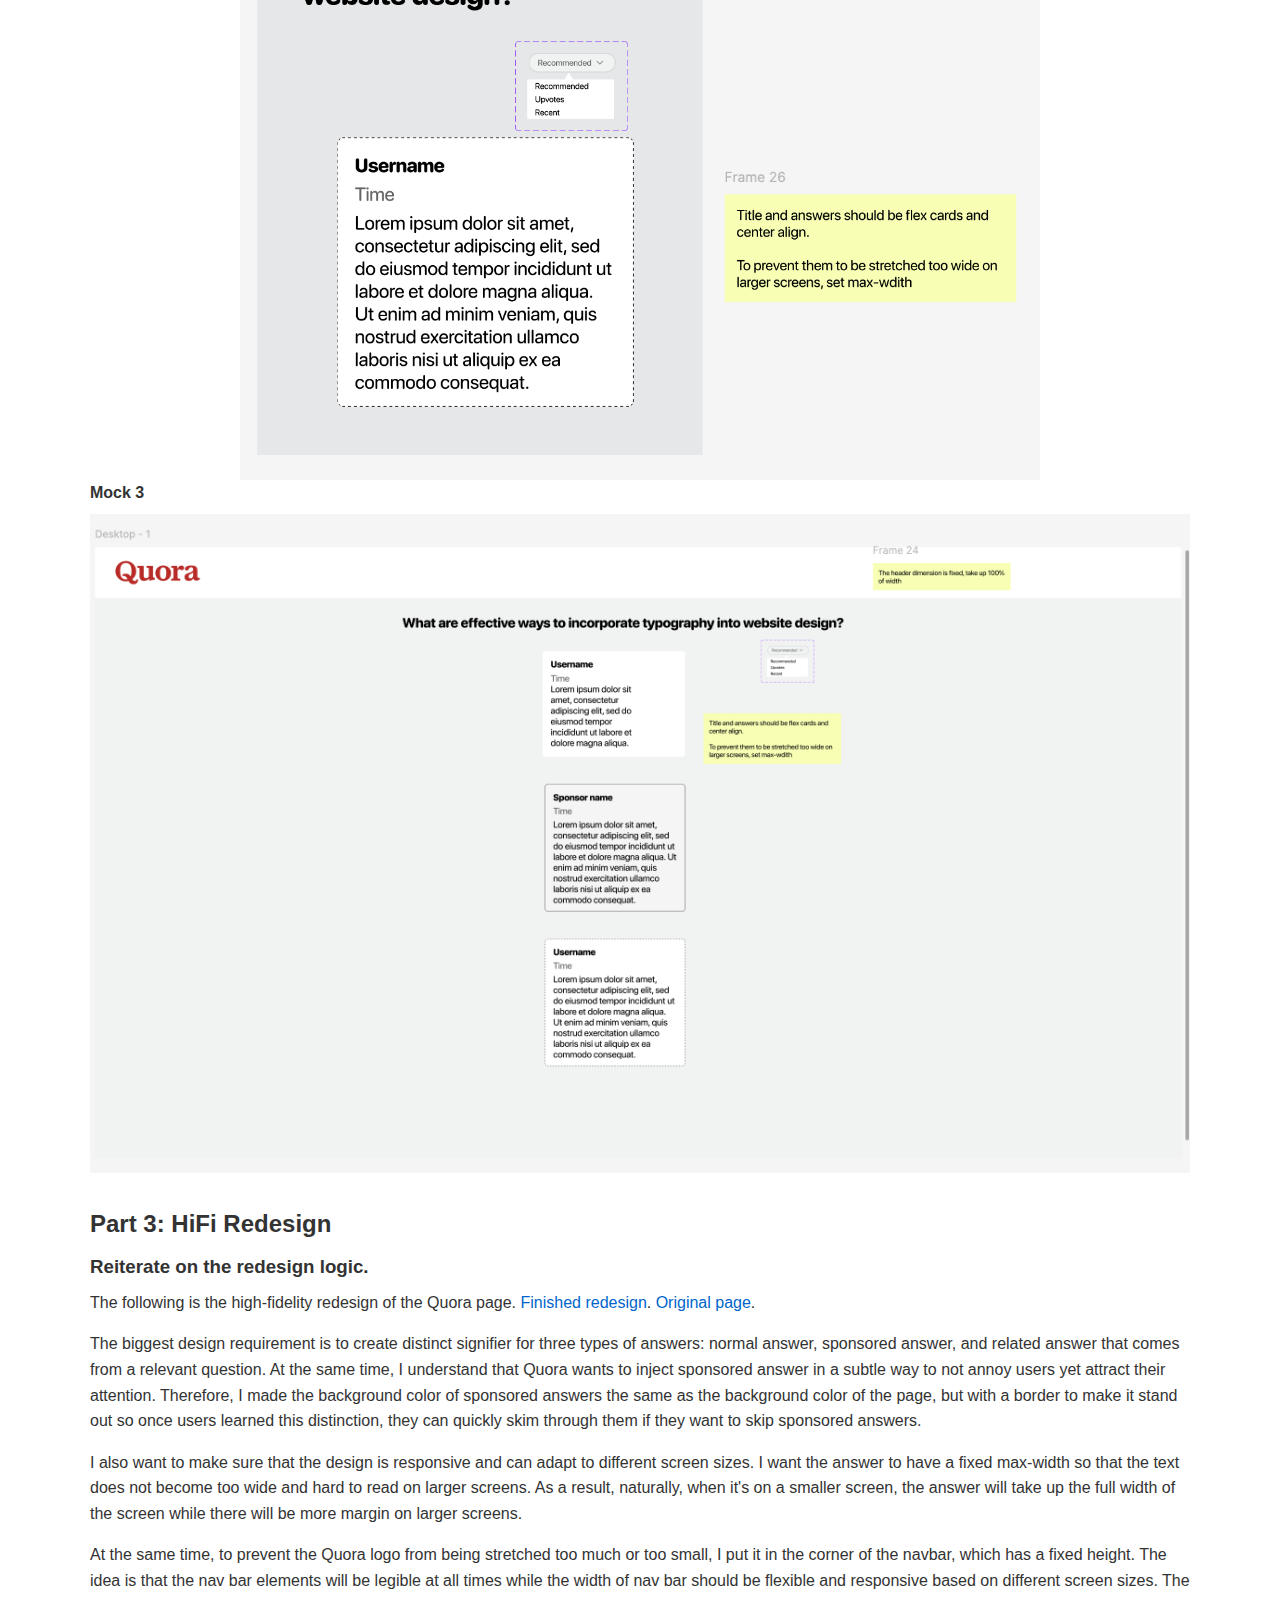
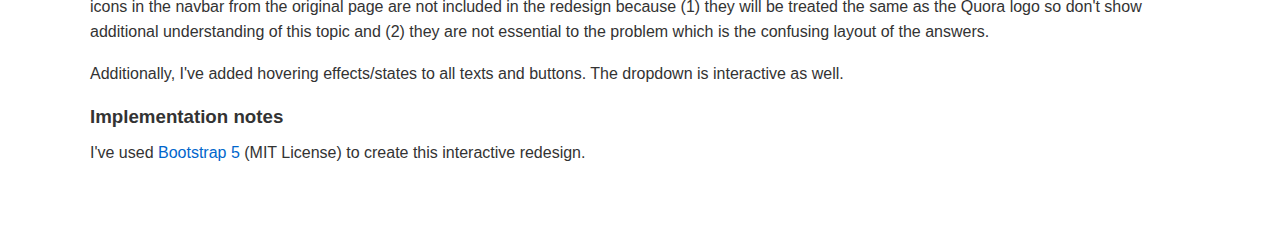
<file: redesign.html>
<!DOCTYPE html>
<html lang="en">
  <head>
    <meta charset="utf-8">
    <meta content="width=device-width, initial-scale=1.0" name="viewport">
    <title>Assignment - Responsive Redesign</title>
    <meta name="description" content="Responsive Redesign Assignment">
    <meta name="keywords" content="Responsive Redesign, UIUX">
    <link href="assets/css/personas.css" rel="stylesheet">
  </head>
  <body class="assignment-page">
    <a class="skip-link" href="#assignment">Skip to main content</a>
    <header class="header fixed-top" role="banner">
      <div class="header-container">
        <a href="index.html" class="logo">
          <h1 class="sitename">My Design Portfolio</h1>
        </a>
        <nav class="navmenu" aria-label="Main Navigation">
          <ul>
            <li><a href="accessible.html">Accordion Redesign</a></li>
            <li><a href="persona.html">Personas &amp; Storyboarding</a></li>
            <li><a href="redesign.html" class="active">Responsive Redesign</a></li>
          </ul>
          <button class="mobile-nav-toggle" aria-label="Toggle navigation">Menu</button>
        </nav>
      </div>
    </header>
    
    <section id="hero" class="hero section dark-background">
      <div class="container">
        <h2>Responsive Redesign</h2>
        <p>A Comprehensive Workflow for Redesigning a Web Page</p>
      </div>
    </section>
    
    <main id="assignment" class="main" tabindex="-1">
      <div class="container">
        
        <!-- Overview -->
        <section id="overview" class="section">
          <h2>Overview</h2>
          <p>
            This assignment focuses on analyzing an existing webpage, identifying usability and accessibility issues,
            creating high-fidelity mockups for various screen sizes, and building a responsive webpage based on my prototypes.
          </p>
        </section>
        
        <!-- Part 1: Identifying Usability Problems -->
        <section id="part1" class="section">
          <h2>Part 1: Identifying Usability Problems</h2>
          <h3>Quora</h3>
          <p>
            I choose Quora, a popular question-and-answer website, for this assignment.
            Specifically, I am focusing on this page: <a href="https://www.quora.com/What-are-effective-ways-to-incorporate-typography-into-website-design" target="_blank">What are effective ways to incorporate typography into website design?</a>.
            I chose this page because I have always found the display of answers on Quora confusing where I cannot tell the difference between the (1) answers to the current question, (2) answers to relevant questions, and (3) promoted ads and often left frustrated.
          </p>
          <img 
              src="assets/img/assignment3/quora.png" 
              alt="Example Quora Page" 
              style="
                display: block;
                margin: auto;
                max-width: 1200px;
                width: 100%;
                height: auto;
              "
            >
          
          <h4 style="text-align: center;">Example of answer to the current question ⬇️</h4>
          <img 
              src="assets/img/assignment3/same_example.png" 
              alt="Example answer to the current question" 
              style="
                display: block;
                margin: auto;
                max-width: 600px;
                width: 100%;
                height: auto;
              "
            >

            <h4 style="text-align: center;">Example of answer to a relevant question ⬇️</h4>
            <img 
                src="assets/img/assignment3/linked_example.png" 
                alt="Example of answer to a relevant question" 
                style="
                  display: block;
                  margin: auto;
                  max-width: 600px;
                  width: 100%;
                  height: auto;
                "
              >

            <h4 style="text-align: center;">Example of promoted ads ⬇️</h4>
            <img 
                src="assets/img/assignment3/sponsored_example.png" 
                alt="Example promoted ads" 
                style="
                  display: block;
                  margin: auto;
                  max-width: 600px;
                  width: 100%;
                  height: auto;
                "
              >
          <h3>Finding Problems</h3>
          <ul>
            <li>
              <strong>Analyze Efficiency, Learnability, and Memorability:</strong>
              <ul>
                <li>Poor efficiency even for people who are familiar with the type distinctions: mixed content and unclear visual cues slows users from quickly discerning main answers, related answers, and ads.</li>
                <li>Poor learnability: Lacks clear cues to tell different types of responses, resulting in a steep learning curve for new users to distinguish different types of responses.</li>
                <li>Poor memorability for returned users: inconsistent hierarchy makes it difficult for returning users to recall where specific information is located. Also, the ordering of the contents seem dynamic, so a top relevant response may not even be at the top the next time the user visits the same page.</li>
              </ul>
            </li>
            <li>
              <strong>Evaluate the Conceptual Model of the Interface:</strong>
              <ul>
                <li>The layout of all the answers lacks clear segmentation between primary answers, related content, and ads.</li>
                <li>This ambiguity makes it difficult for users to form an effective mental model of the page as to what to focus on.</li>
              </ul>
            </li>
            <li>
              <strong>Accessibility Issues (WebAIM WAVE):</strong>
              <ul>
                <li>It has 20 images that are missing alt text. I think the lack of alternative text is less severe than these issues usually are because the ones lacking alt text are user profile pictures, which are not essential to the content. However, it is still important to provide alt text for all images to ensure that all users can access the content.</li>
                <li>I think it may be an intential design dark pattern to make the sponsored content less noticeable, but it is still important to make sure that all users can easily identify sponsored content. Failure to do so can lead to users clicking on sponsored content without realizing it, which can be frustrating and misleading.</li>
              </ul>
            </li>
          </ul>
          
        </section>
        
        <!-- Part 2: Visual Redesign -->
        <section id="part2" class="section">
          <h2>Part 2: Visual Redesign</h2>
          <h3>Visual Design Style Guide</h3>
          <img 
                src="assets/img/assignment3/Major_components.png" 
                alt="Example promoted ads" 
                style="
                  display: block;
                  margin: auto;
                  max-width: 800px;
                  width: 100%;
                  height: auto;
                "
              >
          <h3>Mockups</h3>
          <p>
            Create three annotated mockups (mobile, tablet, desktop). Describe layout choices (e.g., flexbox/grid usage,
            spacing, responsive adjustments) so a developer can implement your design with minimal additional explanation.
          </p>
          <h4>Mock design logic</h4>
          <p>The goal is to provide a lightweight version of Quora where users can focus on consuming the answers instead of being distracted by unrelated content.
            Therefore, centering the answers and removing the left and right columns will help users focus on the content, drawing analogy from traditional book reading experiences.
          </p>          
          <p>The biggest design requirement is to create distinct signifier for three types of answers: normal answer, sponsored answer, and related answer that comes from a relevant question.
            At the same time, I understand that Quora wants to inject sponsored answer in a subtle way to not annoy users yet attract their attention. 
            Therefore, I made the background color of sponsored answers the same as the background color of the page, but with a border to make it stand out so once users learned this distinction, they can quickly skim through them if they want to skip sponsored answers. 
        </p>
        <p>
            I also want to make sure that the design is responsive and can adapt to different screen sizes.
            I want the answer to have a fixed max-width so that the text does not become too wide and hard to read on larger screens.
            As a result, naturally, when it's on a smaller screen, the answer will take up the full width of the screen while there will be more margin on larger screens. 
        </p>
        <p>
          At the same time, to prevent the Quora logo from being stretched too much or too small, I put it in the corner of the navbar, which has a fixed height. The idea is that the nav bar elements will be legible at all times while the width of nav bar should be flexible and responsive based on different screen sizes.
          The icons in the navbar from the original page are not included in the redesign because (1) they will be treated the same as the Quora logo so don't show additional understanding of this topic and (2) they are not essential to the problem which is the confusing layout of the answers.
        </p>
          <img 
                src="assets/img/assignment3/mock-design.png" 
                alt="Example promoted ads" 
                style="
                  display: block;
                  margin: auto;
                  max-width: 800px;
                  width: 100%;
                  height: auto;
                "
              >
          <h4>Mock 1</h4>
          <img 
                src="assets/img/assignment3/mock1.png" 
                alt="Example promoted ads" 
                style="
                  display: block;
                  margin: auto;
                  max-width: 800px;
                  width: 100%;
                  height: auto;
                "
              >
              <h4>Mock 2</h4>
              <img 
                src="assets/img/assignment3/mock2.png" 
                alt="Example promoted ads" 
                style="
                  display: block;
                  margin: auto;
                  max-width: 800px;
                  width: 100%;
                  height: auto;
                "
              >
              <h4>Mock 3</h4>
              <img 
                src="assets/img/assignment3/mock3.png" 
                alt="Example promoted ads" 
                style="
                  display: block;
                  margin: auto;
                  max-width: 1500px;
                  width: 100%;
                  height: auto;
                "
              >
        </section>
        <section id="part3" class="section">
          <h2>Part 3: HiFi Redesign</h2>
          <h3>Reiterate on the redesign logic.</h3>
          <p>The following is the high-fidelity redesign of the Quora page. <a href="https://huangofakind.github.io/HuangOfAKind/redesign_product.html" target="_blank">Finished redesign</a>. <a href="https://www.quora.com/What-are-effective-ways-to-incorporate-typography-into-website-design" target="_blank">Original page</a>.</p>
          
          <p>The biggest design requirement is to create distinct signifier for three types of answers: normal answer, sponsored answer, and related answer that comes from a relevant question.
            At the same time, I understand that Quora wants to inject sponsored answer in a subtle way to not annoy users yet attract their attention. 
            Therefore, I made the background color of sponsored answers the same as the background color of the page, but with a border to make it stand out so once users learned this distinction, they can quickly skim through them if they want to skip sponsored answers. 
        </p>
        <p>
            I also want to make sure that the design is responsive and can adapt to different screen sizes.
            I want the answer to have a fixed max-width so that the text does not become too wide and hard to read on larger screens.
            As a result, naturally, when it's on a smaller screen, the answer will take up the full width of the screen while there will be more margin on larger screens. 
        </p>
        <p>
          At the same time, to prevent the Quora logo from being stretched too much or too small, I put it in the corner of the navbar, which has a fixed height. The idea is that the nav bar elements will be legible at all times while the width of nav bar should be flexible and responsive based on different screen sizes.
          The icons in the navbar from the original page are not included in the redesign because (1) they will be treated the same as the Quora logo so don't show additional understanding of this topic and (2) they are not essential to the problem which is the confusing layout of the answers.
        </p>
        <p>Additionally, I've added hovering effects/states to all texts and buttons. The dropdown is interactive as well.</p>
        <h3>Implementation notes</h3>
        <p>I've used <a href="https://getbootstrap.com/" target="_blank" rel="noopener noreferrer">Bootstrap 5</a> (MIT License) to create this interactive redesign.</p>
      </div>
      
    </main>
    
    <a href="#" id="scroll-top" class="scroll-top" aria-label="Scroll to top"><span>↑</span></a>
    <div id="preloader"></div>
    
    <script src="assets/vendor/aos/aos.js"></script>
    <script src="assets/js/main.js"></script>
  </body>
</html>
</file>
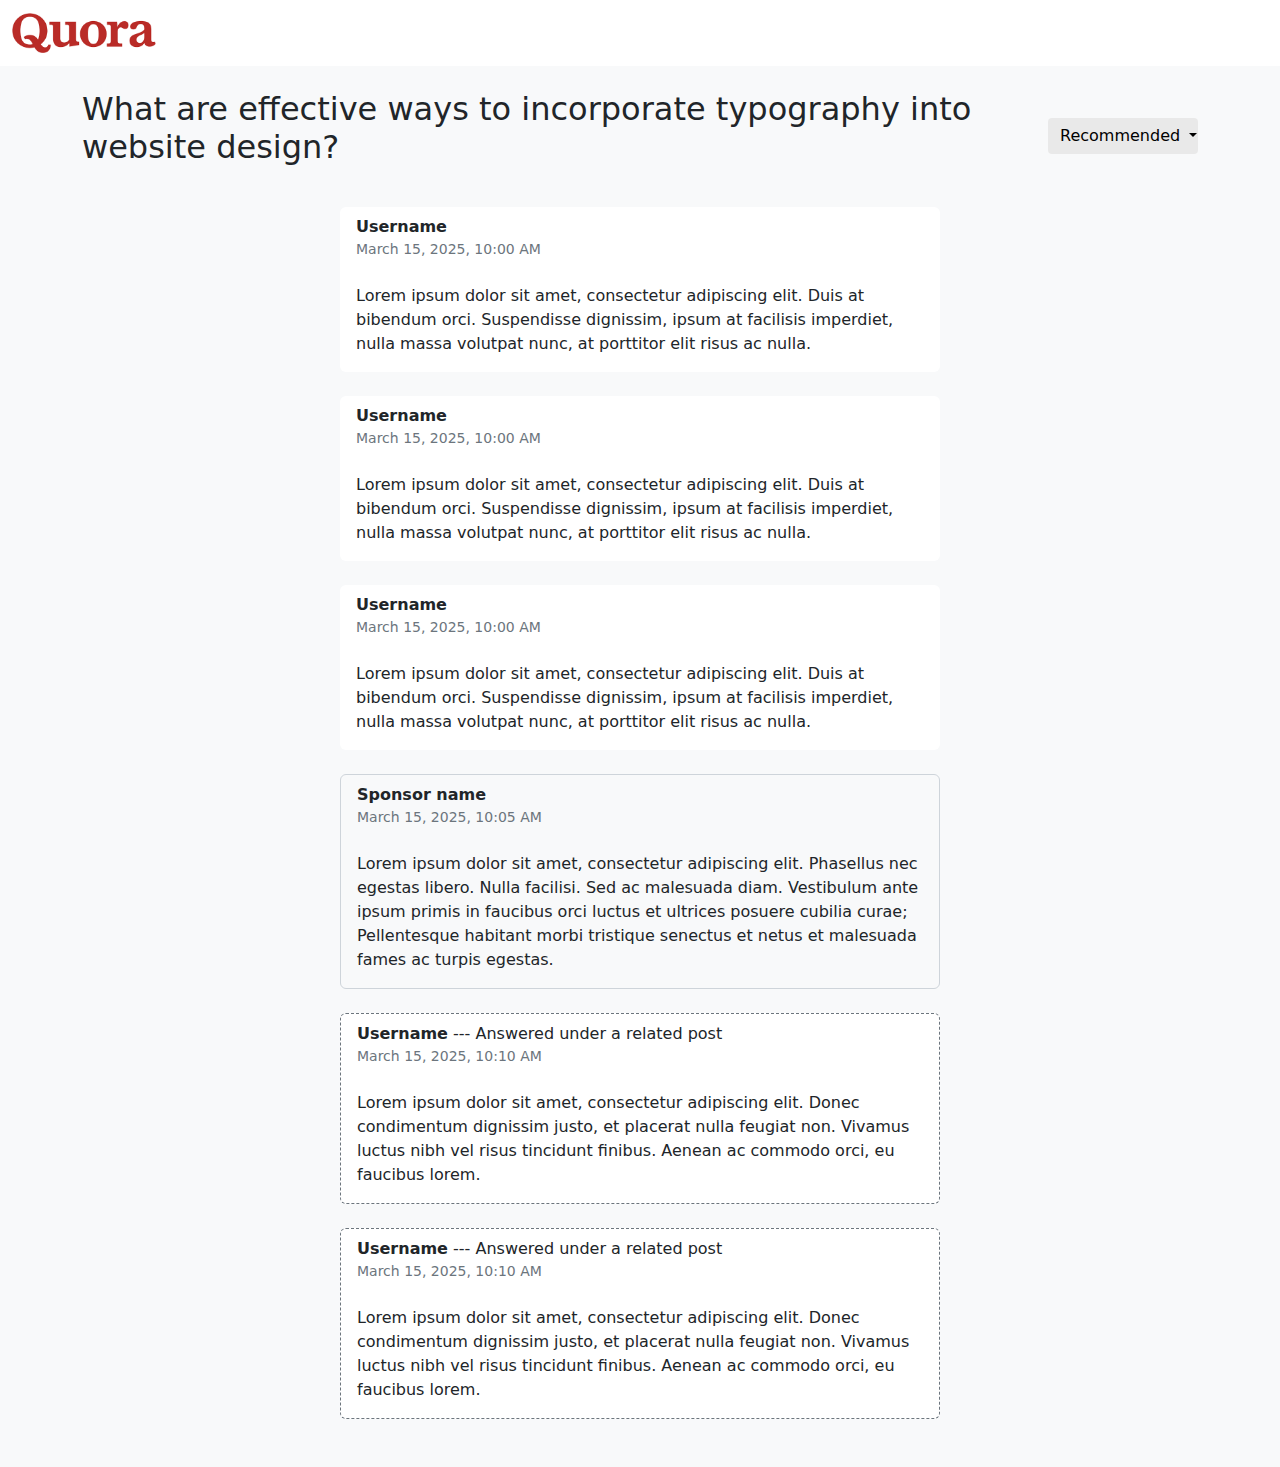
<file: redesign_product.html>
<!DOCTYPE html>
<html lang="en">
<head>
  <meta charset="UTF-8">
  <title>Quora Typography Question</title>
  <link rel="stylesheet" href="https://cdn.jsdelivr.net/npm/bootstrap@5.3.0/dist/css/bootstrap.min.css">
  <style>
    body {
      background-color: #f8f9fa;
    }
    .custom-dropdown .dropdown-toggle {
      width: 150px;
      background-color: #e9e9e9;
      border: none;
      border-radius: 4px;
      color: #000;
    }
    .custom-dropdown .dropdown-toggle:hover,
    .custom-dropdown .dropdown-toggle:focus {
      background-color: #dedede;
    }
    .card-header {
      background-color: transparent;
      border-bottom: none;
    }
    .timestamp {
      font-size: 0.875rem;
      color: #6c757d;
    }
    .card {
      max-width: 600px;
      margin: auto;
    }
    .normal-card {
      border: none;
    }
    .sponsored-card {
      background-color: #f8f9fa;
      border: 1px solid #ced4da;
    }
    .related-card {
      border: 1px dashed #6c757d;
    }
  </style>
</head>
<body>
  <nav class="navbar navbar-light bg-white w-100">
    <div class="container-fluid">
      <a class="navbar-brand" href="#">
        <img src="assets/img/assignment3p/logo.png" alt="Quora Logo" style="height: 40px; width: auto;">
      </a>
    </div>
  </nav>
  <div class="container py-4">
    <div class="mb-4">
      <div class="d-flex justify-content-between align-items-center">
        <h2 class="mb-3">
          What are effective ways to incorporate typography into website design?
        </h2>
        <div class="custom-dropdown">
          <button id="sortDropdown" class="btn dropdown-toggle" type="button" data-bs-toggle="dropdown" aria-expanded="false">
            Recommended
          </button>
          <ul class="dropdown-menu">
            <li><a class="dropdown-item" href="#">Recommended</a></li>
            <li><a class="dropdown-item" href="#">Upvotes</a></li>
            <li><a class="dropdown-item" href="#">Recent</a></li>
          </ul>
        </div>
      </div>
    </div>
    <div class="card mb-4 normal-card">
      <div class="card-header">
        <strong>Username</strong>
        <div class="timestamp">March 15, 2025, 10:00 AM</div>
      </div>
      <div class="card-body">
        <p class="card-text">
          Lorem ipsum dolor sit amet, consectetur adipiscing elit. Duis at bibendum orci.
          Suspendisse dignissim, ipsum at facilisis imperdiet, nulla massa volutpat nunc,
          at porttitor elit risus ac nulla.
        </p>
      </div>
    </div>
    <div class="card mb-4 normal-card">
      <div class="card-header">
        <strong>Username</strong>
        <div class="timestamp">March 15, 2025, 10:00 AM</div>
      </div>
      <div class="card-body">
        <p class="card-text">
          Lorem ipsum dolor sit amet, consectetur adipiscing elit. Duis at bibendum orci.
          Suspendisse dignissim, ipsum at facilisis imperdiet, nulla massa volutpat nunc,
          at porttitor elit risus ac nulla.
        </p>
      </div>
    </div>
    <div class="card mb-4 normal-card">
      <div class="card-header">
        <strong>Username</strong>
        <div class="timestamp">March 15, 2025, 10:00 AM</div>
      </div>
      <div class="card-body">
        <p class="card-text">
          Lorem ipsum dolor sit amet, consectetur adipiscing elit. Duis at bibendum orci.
          Suspendisse dignissim, ipsum at facilisis imperdiet, nulla massa volutpat nunc,
          at porttitor elit risus ac nulla.
        </p>
      </div>
    </div>
    <div class="card mb-4 sponsored-card">
      <div class="card-header">
        <strong>Sponsor name</strong>
        <div class="timestamp">March 15, 2025, 10:05 AM</div>
      </div>
      <div class="card-body">
        <p class="card-text">
          Lorem ipsum dolor sit amet, consectetur adipiscing elit. Phasellus nec egestas libero.
          Nulla facilisi. Sed ac malesuada diam. Vestibulum ante ipsum primis in faucibus orci luctus
          et ultrices posuere cubilia curae; Pellentesque habitant morbi tristique senectus et netus
          et malesuada fames ac turpis egestas.
        </p>
      </div>
    </div>
    <div class="card mb-4 related-card">
      <div class="card-header">
        <strong>Username</strong> --- Answered under a related post
        <div class="timestamp">March 15, 2025, 10:10 AM</div>
      </div>
      <div class="card-body">
        <p class="card-text">
          Lorem ipsum dolor sit amet, consectetur adipiscing elit. Donec condimentum dignissim justo,
          et placerat nulla feugiat non. Vivamus luctus nibh vel risus tincidunt finibus.
          Aenean ac commodo orci, eu faucibus lorem.
        </p>
      </div>
    </div>
    <div class="card mb-4 related-card">
      <div class="card-header">
        <strong>Username</strong> --- Answered under a related post
        <div class="timestamp">March 15, 2025, 10:10 AM</div>
      </div>
      <div class="card-body">
        <p class="card-text">
          Lorem ipsum dolor sit amet, consectetur adipiscing elit. Donec condimentum dignissim justo,
          et placerat nulla feugiat non. Vivamus luctus nibh vel risus tincidunt finibus.
          Aenean ac commodo orci, eu faucibus lorem.
        </p>
      </div>
    </div>
  </div>
  <script src="https://cdn.jsdelivr.net/npm/bootstrap@5.3.0/dist/js/bootstrap.bundle.min.js"></script>
  <script>
    document.querySelectorAll('.dropdown-menu a').forEach(item => {
      item.addEventListener('click', function(e) {
        e.preventDefault();
        document.getElementById('sortDropdown').textContent = this.textContent;
      });
    });
  </script>
</body>
</html>
</file>
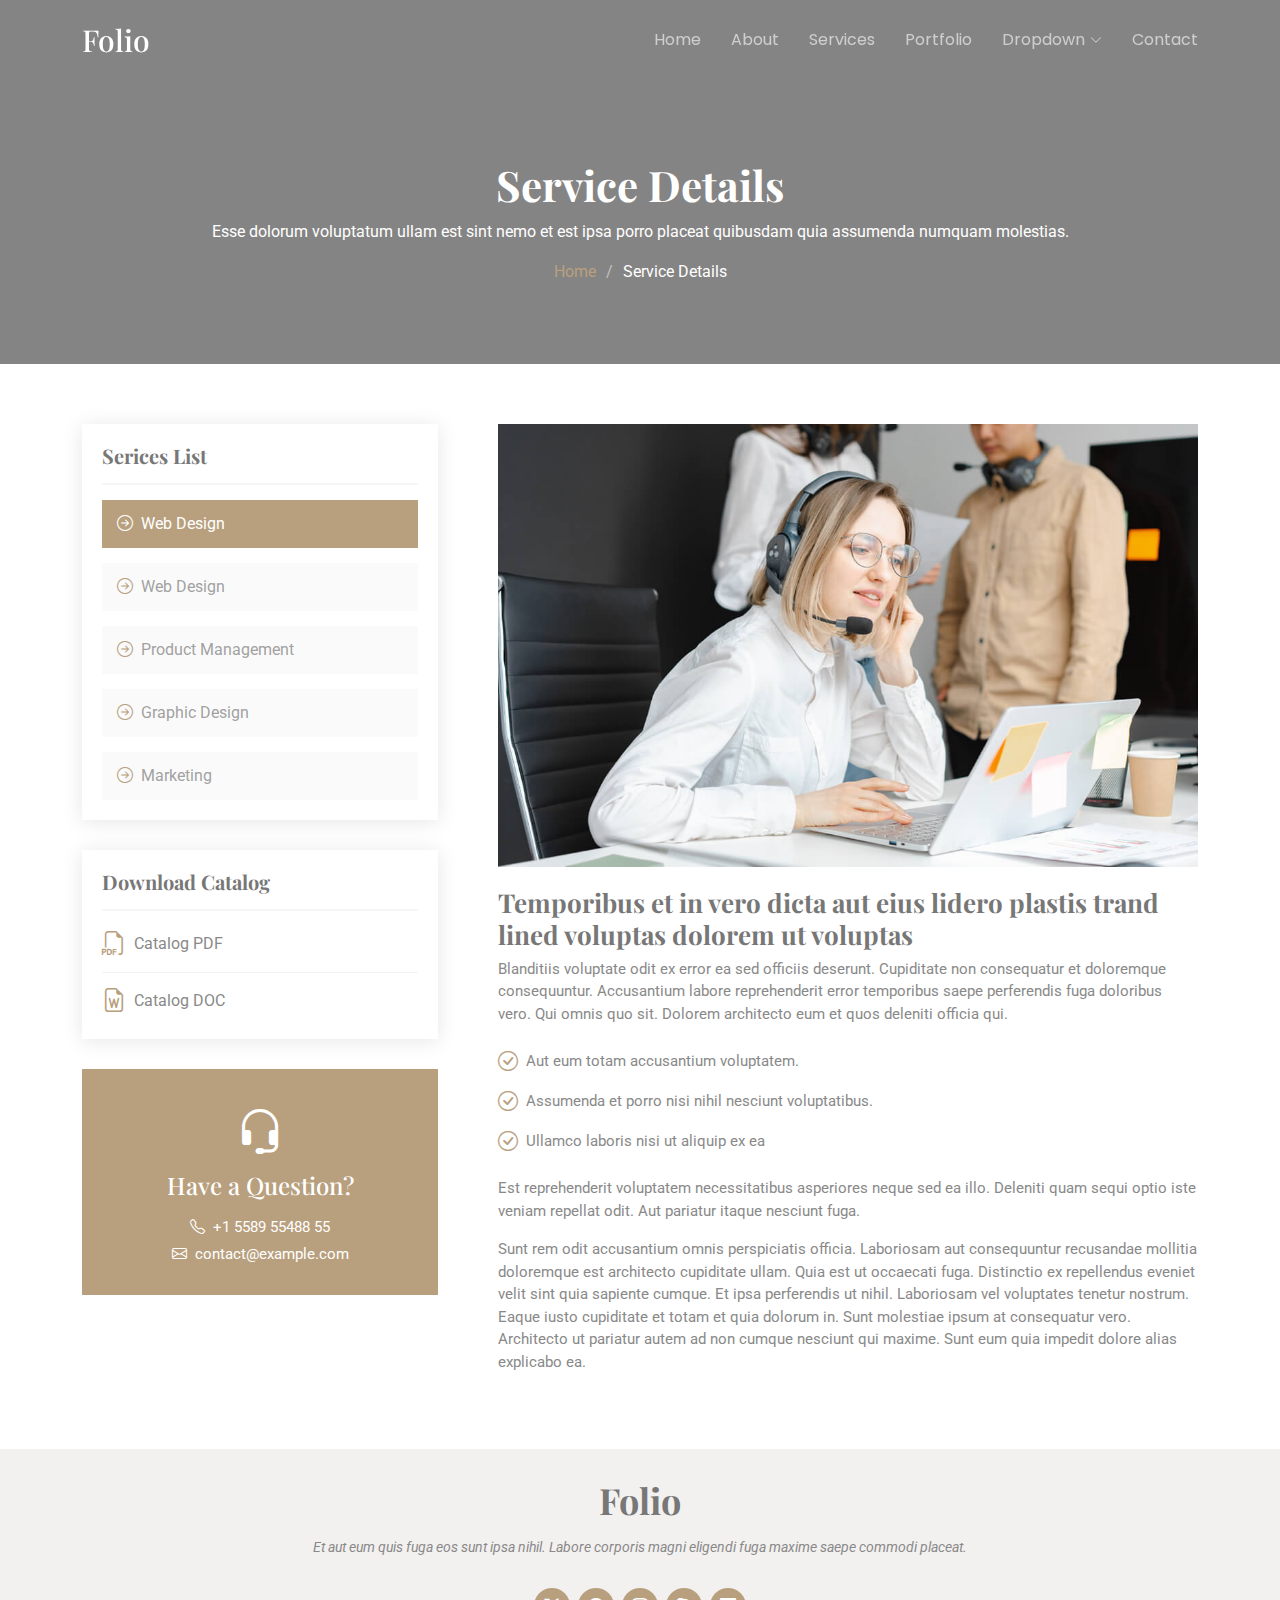
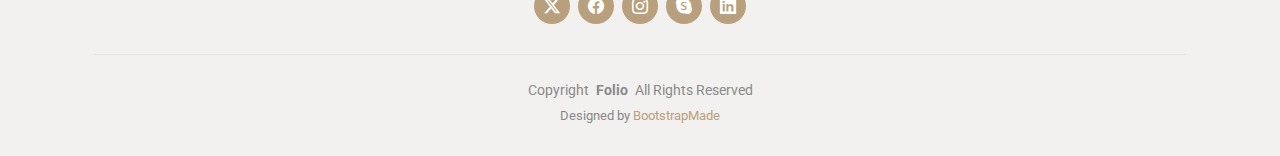
<file: service-details.html>
<!DOCTYPE html>
<html lang="en">

<head>
  <meta charset="utf-8">
  <meta content="width=device-width, initial-scale=1.0" name="viewport">
  <title>Service Details - Folio Bootstrap Template</title>
  <meta name="description" content="">
  <meta name="keywords" content="">

  <!-- Favicons -->
  <link href="assets/img/favicon.png" rel="icon">
  <link href="assets/img/apple-touch-icon.png" rel="apple-touch-icon">

  <!-- Fonts -->
  <link href="https://fonts.googleapis.com" rel="preconnect">
  <link href="https://fonts.gstatic.com" rel="preconnect" crossorigin>
  <link href="https://fonts.googleapis.com/css2?family=Roboto:ital,wght@0,100;0,300;0,400;0,500;0,700;0,900;1,100;1,300;1,400;1,500;1,700;1,900&family=Poppins:ital,wght@0,100;0,200;0,300;0,400;0,500;0,600;0,700;0,800;0,900;1,100;1,200;1,300;1,400;1,500;1,600;1,700;1,800;1,900&family=Playfair+Display:ital,wght@0,400;0,500;0,600;0,700;0,800;0,900;1,400;1,500;1,600;1,700;1,800;1,900&display=swap" rel="stylesheet">

  <!-- Vendor CSS Files -->
  <link href="assets/vendor/bootstrap/css/bootstrap.min.css" rel="stylesheet">
  <link href="assets/vendor/bootstrap-icons/bootstrap-icons.css" rel="stylesheet">
  <link href="assets/vendor/aos/aos.css" rel="stylesheet">
  <link href="assets/vendor/swiper/swiper-bundle.min.css" rel="stylesheet">
  <link href="assets/vendor/glightbox/css/glightbox.min.css" rel="stylesheet">

  <!-- Main CSS File -->
  <link href="assets/css/main.css" rel="stylesheet">

  <!-- =======================================================
  * Template Name: Folio
  * Template URL: https://bootstrapmade.com/folio-bootstrap-portfolio-template/
  * Updated: Aug 08 2024 with Bootstrap v5.3.3
  * Author: BootstrapMade.com
  * License: https://bootstrapmade.com/license/
  ======================================================== -->
</head>

<body class="service-details-page">

  <header id="header" class="header d-flex align-items-center fixed-top">
    <div class="container-fluid container-xl position-relative d-flex align-items-center justify-content-between">

      <a href="index.html" class="logo d-flex align-items-center">
        <!-- Uncomment the line below if you also wish to use an image logo -->
        <!-- <img src="assets/img/logo.png" alt=""> -->
        <h1 class="sitename">Folio</h1>
      </a>

      <nav id="navmenu" class="navmenu">
        <ul>
          <li><a href="#hero">Home</a></li>
          <li><a href="#about">About</a></li>
          <li><a href="#services">Services</a></li>
          <li><a href="#portfolio">Portfolio</a></li>
          <li class="dropdown"><a href="#"><span>Dropdown</span> <i class="bi bi-chevron-down toggle-dropdown"></i></a>
            <ul>
              <li><a href="#">Dropdown 1</a></li>
              <li class="dropdown"><a href="#"><span>Deep Dropdown</span> <i class="bi bi-chevron-down toggle-dropdown"></i></a>
                <ul>
                  <li><a href="#">Deep Dropdown 1</a></li>
                  <li><a href="#">Deep Dropdown 2</a></li>
                  <li><a href="#">Deep Dropdown 3</a></li>
                  <li><a href="#">Deep Dropdown 4</a></li>
                  <li><a href="#">Deep Dropdown 5</a></li>
                </ul>
              </li>
              <li><a href="#">Dropdown 2</a></li>
              <li><a href="#">Dropdown 3</a></li>
              <li><a href="#">Dropdown 4</a></li>
            </ul>
          </li>
          <li><a href="#contact">Contact</a></li>
        </ul>
        <i class="mobile-nav-toggle d-xl-none bi bi-list"></i>
      </nav>

    </div>
  </header>

  <main class="main">

    <!-- Page Title -->
    <div class="page-title dark-background">
      <div class="container position-relative">
        <h1>Service Details</h1>
        <p>Esse dolorum voluptatum ullam est sint nemo et est ipsa porro placeat quibusdam quia assumenda numquam molestias.</p>
        <nav class="breadcrumbs">
          <ol>
            <li><a href="index.html">Home</a></li>
            <li class="current">Service Details</li>
          </ol>
        </nav>
      </div>
    </div><!-- End Page Title -->

    <!-- Service Details Section -->
    <section id="service-details" class="service-details section">

      <div class="container">

        <div class="row gy-5">

          <div class="col-lg-4" data-aos="fade-up" data-aos-delay="100">

            <div class="service-box">
              <h4>Serices List</h4>
              <div class="services-list">
                <a href="#" class="active"><i class="bi bi-arrow-right-circle"></i><span>Web Design</span></a>
                <a href="#"><i class="bi bi-arrow-right-circle"></i><span>Web Design</span></a>
                <a href="#"><i class="bi bi-arrow-right-circle"></i><span>Product Management</span></a>
                <a href="#"><i class="bi bi-arrow-right-circle"></i><span>Graphic Design</span></a>
                <a href="#"><i class="bi bi-arrow-right-circle"></i><span>Marketing</span></a>
              </div>
            </div><!-- End Services List -->

            <div class="service-box">
              <h4>Download Catalog</h4>
              <div class="download-catalog">
                <a href="#"><i class="bi bi-filetype-pdf"></i><span>Catalog PDF</span></a>
                <a href="#"><i class="bi bi-file-earmark-word"></i><span>Catalog DOC</span></a>
              </div>
            </div><!-- End Services List -->

            <div class="help-box d-flex flex-column justify-content-center align-items-center">
              <i class="bi bi-headset help-icon"></i>
              <h4>Have a Question?</h4>
              <p class="d-flex align-items-center mt-2 mb-0"><i class="bi bi-telephone me-2"></i> <span>+1 5589 55488 55</span></p>
              <p class="d-flex align-items-center mt-1 mb-0"><i class="bi bi-envelope me-2"></i> <a href="mailto:contact@example.com">contact@example.com</a></p>
            </div>

          </div>

          <div class="col-lg-8 ps-lg-5" data-aos="fade-up" data-aos-delay="200">
            <img src="assets/img/services.jpg" alt="" class="img-fluid services-img">
            <h3>Temporibus et in vero dicta aut eius lidero plastis trand lined voluptas dolorem ut voluptas</h3>
            <p>
              Blanditiis voluptate odit ex error ea sed officiis deserunt. Cupiditate non consequatur et doloremque consequuntur. Accusantium labore reprehenderit error temporibus saepe perferendis fuga doloribus vero. Qui omnis quo sit. Dolorem architecto eum et quos deleniti officia qui.
            </p>
            <ul>
              <li><i class="bi bi-check-circle"></i> <span>Aut eum totam accusantium voluptatem.</span></li>
              <li><i class="bi bi-check-circle"></i> <span>Assumenda et porro nisi nihil nesciunt voluptatibus.</span></li>
              <li><i class="bi bi-check-circle"></i> <span>Ullamco laboris nisi ut aliquip ex ea</span></li>
            </ul>
            <p>
              Est reprehenderit voluptatem necessitatibus asperiores neque sed ea illo. Deleniti quam sequi optio iste veniam repellat odit. Aut pariatur itaque nesciunt fuga.
            </p>
            <p>
              Sunt rem odit accusantium omnis perspiciatis officia. Laboriosam aut consequuntur recusandae mollitia doloremque est architecto cupiditate ullam. Quia est ut occaecati fuga. Distinctio ex repellendus eveniet velit sint quia sapiente cumque. Et ipsa perferendis ut nihil. Laboriosam vel voluptates tenetur nostrum. Eaque iusto cupiditate et totam et quia dolorum in. Sunt molestiae ipsum at consequatur vero. Architecto ut pariatur autem ad non cumque nesciunt qui maxime. Sunt eum quia impedit dolore alias explicabo ea.
            </p>
          </div>

        </div>

      </div>

    </section><!-- /Service Details Section -->

  </main>

  <footer id="footer" class="footer light-background">
    <div class="container">
      <h3 class="sitename">Folio</h3>
      <p>Et aut eum quis fuga eos sunt ipsa nihil. Labore corporis magni eligendi fuga maxime saepe commodi placeat.</p>
      <div class="social-links d-flex justify-content-center">
        <a href=""><i class="bi bi-twitter-x"></i></a>
        <a href=""><i class="bi bi-facebook"></i></a>
        <a href=""><i class="bi bi-instagram"></i></a>
        <a href=""><i class="bi bi-skype"></i></a>
        <a href=""><i class="bi bi-linkedin"></i></a>
      </div>
      <div class="container">
        <div class="copyright">
          <span>Copyright</span> <strong class="px-1 sitename">Folio</strong> <span>All Rights Reserved</span>
        </div>
        <div class="credits">
          <!-- All the links in the footer should remain intact. -->
          <!-- You can delete the links only if you've purchased the pro version. -->
          <!-- Licensing information: https://bootstrapmade.com/license/ -->
          <!-- Purchase the pro version with working PHP/AJAX contact form: [buy-url] -->
          Designed by <a href="https://bootstrapmade.com/">BootstrapMade</a>
        </div>
      </div>
    </div>
  </footer>

  <!-- Scroll Top -->
  <a href="#" id="scroll-top" class="scroll-top d-flex align-items-center justify-content-center"><i class="bi bi-arrow-up-short"></i></a>

  <!-- Preloader -->
  <div id="preloader"></div>

  <!-- Vendor JS Files -->
  <script src="assets/vendor/bootstrap/js/bootstrap.bundle.min.js"></script>
  <script src="assets/vendor/php-email-form/validate.js"></script>
  <script src="assets/vendor/aos/aos.js"></script>
  <script src="assets/vendor/typed.js/typed.umd.js"></script>
  <script src="assets/vendor/swiper/swiper-bundle.min.js"></script>
  <script src="assets/vendor/glightbox/js/glightbox.min.js"></script>
  <script src="assets/vendor/imagesloaded/imagesloaded.pkgd.min.js"></script>
  <script src="assets/vendor/isotope-layout/isotope.pkgd.min.js"></script>

  <!-- Main JS File -->
  <script src="assets/js/main.js"></script>

</body>

</html>
</file>
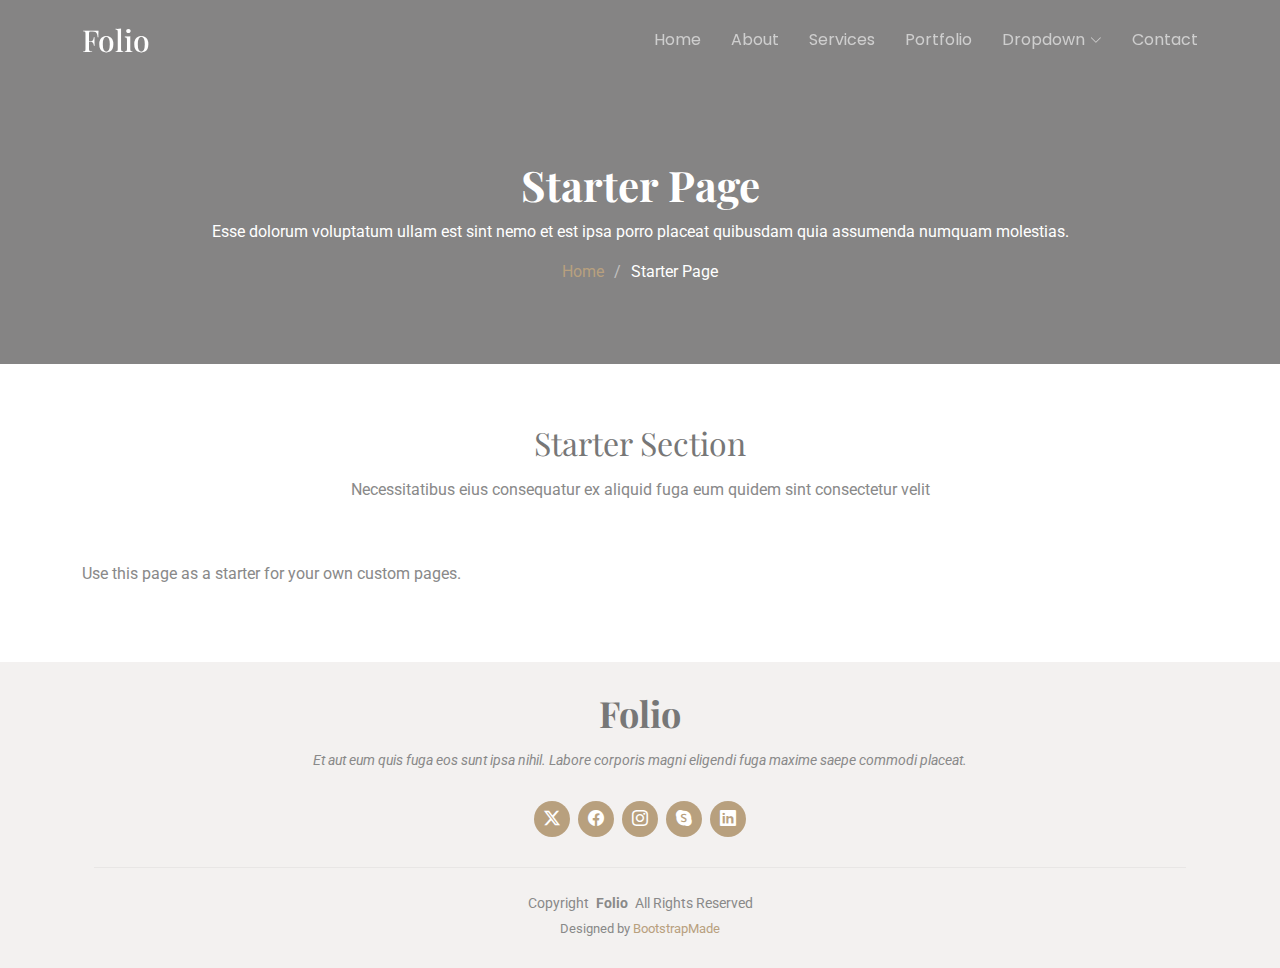
<file: starter-page.html>
<!DOCTYPE html>
<html lang="en">

<head>
  <meta charset="utf-8">
  <meta content="width=device-width, initial-scale=1.0" name="viewport">
  <title>Starter Page - Folio Bootstrap Template</title>
  <meta name="description" content="">
  <meta name="keywords" content="">

  <!-- Favicons -->
  <link href="assets/img/favicon.png" rel="icon">
  <link href="assets/img/apple-touch-icon.png" rel="apple-touch-icon">

  <!-- Fonts -->
  <link href="https://fonts.googleapis.com" rel="preconnect">
  <link href="https://fonts.gstatic.com" rel="preconnect" crossorigin>
  <link href="https://fonts.googleapis.com/css2?family=Roboto:ital,wght@0,100;0,300;0,400;0,500;0,700;0,900;1,100;1,300;1,400;1,500;1,700;1,900&family=Poppins:ital,wght@0,100;0,200;0,300;0,400;0,500;0,600;0,700;0,800;0,900;1,100;1,200;1,300;1,400;1,500;1,600;1,700;1,800;1,900&family=Playfair+Display:ital,wght@0,400;0,500;0,600;0,700;0,800;0,900;1,400;1,500;1,600;1,700;1,800;1,900&display=swap" rel="stylesheet">

  <!-- Vendor CSS Files -->
  <link href="assets/vendor/bootstrap/css/bootstrap.min.css" rel="stylesheet">
  <link href="assets/vendor/bootstrap-icons/bootstrap-icons.css" rel="stylesheet">
  <link href="assets/vendor/aos/aos.css" rel="stylesheet">
  <link href="assets/vendor/swiper/swiper-bundle.min.css" rel="stylesheet">
  <link href="assets/vendor/glightbox/css/glightbox.min.css" rel="stylesheet">

  <!-- Main CSS File -->
  <link href="assets/css/main.css" rel="stylesheet">

  <!-- =======================================================
  * Template Name: Folio
  * Template URL: https://bootstrapmade.com/folio-bootstrap-portfolio-template/
  * Updated: Aug 08 2024 with Bootstrap v5.3.3
  * Author: BootstrapMade.com
  * License: https://bootstrapmade.com/license/
  ======================================================== -->
</head>

<body class="starter-page-page">

  <header id="header" class="header d-flex align-items-center fixed-top">
    <div class="container-fluid container-xl position-relative d-flex align-items-center justify-content-between">

      <a href="index.html" class="logo d-flex align-items-center">
        <!-- Uncomment the line below if you also wish to use an image logo -->
        <!-- <img src="assets/img/logo.png" alt=""> -->
        <h1 class="sitename">Folio</h1>
      </a>

      <nav id="navmenu" class="navmenu">
        <ul>
          <li><a href="#hero">Home</a></li>
          <li><a href="#about">About</a></li>
          <li><a href="#services">Services</a></li>
          <li><a href="#portfolio">Portfolio</a></li>
          <li class="dropdown"><a href="#"><span>Dropdown</span> <i class="bi bi-chevron-down toggle-dropdown"></i></a>
            <ul>
              <li><a href="#">Dropdown 1</a></li>
              <li class="dropdown"><a href="#"><span>Deep Dropdown</span> <i class="bi bi-chevron-down toggle-dropdown"></i></a>
                <ul>
                  <li><a href="#">Deep Dropdown 1</a></li>
                  <li><a href="#">Deep Dropdown 2</a></li>
                  <li><a href="#">Deep Dropdown 3</a></li>
                  <li><a href="#">Deep Dropdown 4</a></li>
                  <li><a href="#">Deep Dropdown 5</a></li>
                </ul>
              </li>
              <li><a href="#">Dropdown 2</a></li>
              <li><a href="#">Dropdown 3</a></li>
              <li><a href="#">Dropdown 4</a></li>
            </ul>
          </li>
          <li><a href="#contact">Contact</a></li>
        </ul>
        <i class="mobile-nav-toggle d-xl-none bi bi-list"></i>
      </nav>

    </div>
  </header>

  <main class="main">

    <!-- Page Title -->
    <div class="page-title dark-background">
      <div class="container position-relative">
        <h1>Starter Page</h1>
        <p>Esse dolorum voluptatum ullam est sint nemo et est ipsa porro placeat quibusdam quia assumenda numquam molestias.</p>
        <nav class="breadcrumbs">
          <ol>
            <li><a href="index.html">Home</a></li>
            <li class="current">Starter Page</li>
          </ol>
        </nav>
      </div>
    </div><!-- End Page Title -->

    <!-- Starter Section Section -->
    <section id="starter-section" class="starter-section section">

      <!-- Section Title -->
      <div class="container section-title" data-aos="fade-up">
        <h2>Starter Section</h2>
        <p>Necessitatibus eius consequatur ex aliquid fuga eum quidem sint consectetur velit</p>
      </div><!-- End Section Title -->

      <div class="container" data-aos="fade-up">
        <p>Use this page as a starter for your own custom pages.</p>
      </div>

    </section><!-- /Starter Section Section -->

  </main>

  <footer id="footer" class="footer light-background">
    <div class="container">
      <h3 class="sitename">Folio</h3>
      <p>Et aut eum quis fuga eos sunt ipsa nihil. Labore corporis magni eligendi fuga maxime saepe commodi placeat.</p>
      <div class="social-links d-flex justify-content-center">
        <a href=""><i class="bi bi-twitter-x"></i></a>
        <a href=""><i class="bi bi-facebook"></i></a>
        <a href=""><i class="bi bi-instagram"></i></a>
        <a href=""><i class="bi bi-skype"></i></a>
        <a href=""><i class="bi bi-linkedin"></i></a>
      </div>
      <div class="container">
        <div class="copyright">
          <span>Copyright</span> <strong class="px-1 sitename">Folio</strong> <span>All Rights Reserved</span>
        </div>
        <div class="credits">
          <!-- All the links in the footer should remain intact. -->
          <!-- You can delete the links only if you've purchased the pro version. -->
          <!-- Licensing information: https://bootstrapmade.com/license/ -->
          <!-- Purchase the pro version with working PHP/AJAX contact form: [buy-url] -->
          Designed by <a href="https://bootstrapmade.com/">BootstrapMade</a>
        </div>
      </div>
    </div>
  </footer>

  <!-- Scroll Top -->
  <a href="#" id="scroll-top" class="scroll-top d-flex align-items-center justify-content-center"><i class="bi bi-arrow-up-short"></i></a>

  <!-- Preloader -->
  <div id="preloader"></div>

  <!-- Vendor JS Files -->
  <script src="assets/vendor/bootstrap/js/bootstrap.bundle.min.js"></script>
  <script src="assets/vendor/php-email-form/validate.js"></script>
  <script src="assets/vendor/aos/aos.js"></script>
  <script src="assets/vendor/typed.js/typed.umd.js"></script>
  <script src="assets/vendor/swiper/swiper-bundle.min.js"></script>
  <script src="assets/vendor/glightbox/js/glightbox.min.js"></script>
  <script src="assets/vendor/imagesloaded/imagesloaded.pkgd.min.js"></script>
  <script src="assets/vendor/isotope-layout/isotope.pkgd.min.js"></script>

  <!-- Main JS File -->
  <script src="assets/js/main.js"></script>

</body>

</html>
</file>
<file: assets/css/personas.css>
*, *::before, *::after {
        box-sizing: border-box;
      }
      * {
        margin: 0;
        padding: 0;
      }
      img, picture, video, canvas, svg {
        display: block;
        max-width: 100%;
      }
      table {
        border-collapse: collapse;
        border-spacing: 0;
      }
  
      body {
        font-family: sans-serif;
        line-height: 1.6;
        color: #333;
      }
      a {
        color: #0066cc;
        text-decoration: none;
      }
      a:hover {
        text-decoration: underline;
      }
      h1, h2, h3, h4 {
        margin-bottom: 0.5rem;
      }
      p, ul, ol {
        margin-bottom: 1rem;
      }
  
      .container {
        width: 90%;
        max-width: 1100px;
        margin: 0 auto;
        padding: 1rem 0;
      }
  
      .row {
        display: flex;
        flex-wrap: wrap;
        gap: 1rem;
        margin-bottom: 2rem;
      }
  
      .col {
        flex: 1 1 0;
        min-width: 280px;
        padding: 1rem;
      }
  
      .section {
        margin-bottom: 2rem;
      }
      .header {
        background: #222;
        color: #fff;
        padding: 1rem 0;
      }
      .header-container {
        width: 90%;
        max-width: 1100px;
        margin: 0 auto;
        display: flex;
        align-items: center;
        justify-content: space-between;
      }
      .logo h1 {
        font-size: 1.5rem;
        margin: 0;
      }
      .hero {
        text-align: center;
        padding: 3rem 1rem;
        color: #fff;
      }
      .dark-background {
        background: #444;
      }
      .main {
        padding: 2rem 0;
      }
      .skip-link {
        position: absolute; 
        left: -999px; 
        top: auto; 
        width: 1px; 
        height: 1px; 
        overflow: hidden;
      }
      .skip-link:focus {
        position: static;
        width: auto;
        height: auto;
        background: #000;
        color: #fff;
        padding: 0.5rem;
        z-index: 9999;
      }
  
      #scroll-top {
        position: fixed;
        bottom: 1rem;
        right: 1rem;
        display: inline-block;
        padding: 0.5rem 0.75rem;
        background: #333;
        color: #fff;
        border-radius: 4px;
        font-size: 1.2rem;
        text-decoration: none;
        opacity: 0.6;
        transition: opacity 0.3s;
      }
      #scroll-top:hover {
        opacity: 1;
      }
</file>
<file: assets/css/main.css>
/**
* Template Name: Folio
* Template URL: https://bootstrapmade.com/folio-bootstrap-portfolio-template/
* Updated: Aug 08 2024 with Bootstrap v5.3.3
* Author: BootstrapMade.com
* License: https://bootstrapmade.com/license/
*/

/*--------------------------------------------------------------
# Font & Color Variables
# Help: https://bootstrapmade.com/color-system/
--------------------------------------------------------------*/
/* Fonts */
:root {
  --default-font: "Roboto",  system-ui, -apple-system, "Segoe UI", Roboto, "Helvetica Neue", Arial, "Noto Sans", "Liberation Sans", sans-serif, "Apple Color Emoji", "Segoe UI Emoji", "Segoe UI Symbol", "Noto Color Emoji";
  --heading-font: "Playfair Display",  sans-serif;
  --nav-font: "Poppins",  sans-serif;
}

/* Global Colors - The following color variables are used throughout the website. Updating them here will change the color scheme of the entire website */
:root { 
  --background-color: #ffffff; /* Background color for the entire website, including individual sections */
  --default-color: #898989; /* Default color used for the majority of the text content across the entire website */
  --heading-color: #777777; /* Color for headings, subheadings and title throughout the website */
  --accent-color: #b8a07e; /* Accent color that represents your brand on the website. It's used for buttons, links, and other elements that need to stand out */
  --surface-color: #ffffff; /* The surface color is used as a background of boxed elements within sections, such as cards, icon boxes, or other elements that require a visual separation from the global background. */
  --contrast-color: #ffffff; /* Contrast color for text, ensuring readability against backgrounds of accent, heading, or default colors. */
}

/* Nav Menu Colors - The following color variables are used specifically for the navigation menu. They are separate from the global colors to allow for more customization options */
:root {
  --nav-color: rgba(255, 255, 255, 0.6);  /* The default color of the main navmenu links */
  --nav-hover-color: #ffffff; /* Applied to main navmenu links when they are hovered over or active */
  --nav-mobile-background-color: #ffffff; /* Used as the background color for mobile navigation menu */
  --nav-dropdown-background-color: #ffffff; /* Used as the background color for dropdown items that appear when hovering over primary navigation items */
  --nav-dropdown-color: #898989; /* Used for navigation links of the dropdown items in the navigation menu. */
  --nav-dropdown-hover-color: #b8a07e; /* Similar to --nav-hover-color, this color is applied to dropdown navigation links when they are hovered over. */
}

/* Color Presets - These classes override global colors when applied to any section or element, providing reuse of the sam color scheme. */

.light-background {
  --background-color: #f3f1f0;
  --surface-color: #ffffff;
}

.dark-background {
  --background-color: #858484;
  --default-color: #ffffff;
  --heading-color: #ffffff;
  --surface-color: #9e9e9e;
  --contrast-color: #ffffff;
}

/* Smooth scroll */
:root {
  scroll-behavior: smooth;
}

/*--------------------------------------------------------------
# General Styling & Shared Classes
--------------------------------------------------------------*/
body {
  color: var(--default-color);
  background-color: var(--background-color);
  font-family: var(--default-font);
}

a {
  color: var(--accent-color);
  text-decoration: none;
  transition: 0.3s;
}

a:hover {
  color: color-mix(in srgb, var(--accent-color), transparent 25%);
  text-decoration: none;
}

h1,
h2,
h3,
h4,
h5,
h6 {
  color: var(--heading-color);
  font-family: var(--heading-font);
}

/* PHP Email Form Messages
------------------------------*/
.php-email-form .error-message {
  display: none;
  background: #df1529;
  color: #ffffff;
  text-align: left;
  padding: 15px;
  margin-bottom: 24px;
  font-weight: 600;
}

.php-email-form .sent-message {
  display: none;
  color: #ffffff;
  background: #059652;
  text-align: center;
  padding: 15px;
  margin-bottom: 24px;
  font-weight: 600;
}

.php-email-form .loading {
  display: none;
  background: var(--surface-color);
  text-align: center;
  padding: 15px;
  margin-bottom: 24px;
}

.php-email-form .loading:before {
  content: "";
  display: inline-block;
  border-radius: 50%;
  width: 24px;
  height: 24px;
  margin: 0 10px -6px 0;
  border: 3px solid var(--accent-color);
  border-top-color: var(--surface-color);
  animation: php-email-form-loading 1s linear infinite;
}

@keyframes php-email-form-loading {
  0% {
    transform: rotate(0deg);
  }

  100% {
    transform: rotate(360deg);
  }
}

/*--------------------------------------------------------------
# Global Header
--------------------------------------------------------------*/
.header {
  --background-color: rgba(0, 0, 0, 0);
  --default-color: #ffffff;
  --heading-color: #ffffff;
  color: var(--default-color);
  background-color: var(--background-color);
  padding: 10px 0;
  transition: all 0.5s;
  z-index: 997;
}

.header .logo {
  line-height: 1;
}

.header .logo img {
  max-height: 32px;
  margin-right: 8px;
}

.header .logo h1 {
  font-size: 30px;
  margin: 0;
  font-weight: 4700;
  color: var(--heading-color);
}

.scrolled .header {
  box-shadow: 0px 0 18px rgba(0, 0, 0, 0.1);
}

/* Global Header on Scroll
------------------------------*/
.scrolled .header {
  --background-color: rgba(82, 78, 68, 0.8);
}

/*--------------------------------------------------------------
# Navigation Menu
--------------------------------------------------------------*/
/* Navmenu - Desktop */
@media (min-width: 1200px) {
  .navmenu {
    padding: 0;
  }

  .navmenu ul {
    margin: 0;
    padding: 0;
    display: flex;
    list-style: none;
    align-items: center;
  }

  .navmenu li {
    position: relative;
  }

  .navmenu a,
  .navmenu a:focus {
    color: var(--nav-color);
    padding: 18px 15px;
    font-size: 16px;
    font-family: var(--nav-font);
    font-weight: 400;
    display: flex;
    align-items: center;
    justify-content: space-between;
    white-space: nowrap;
    transition: 0.3s;
  }

  .navmenu a i,
  .navmenu a:focus i {
    font-size: 12px;
    line-height: 0;
    margin-left: 5px;
    transition: 0.3s;
  }

  .navmenu li:last-child a {
    padding-right: 0;
  }

  .navmenu li:hover>a,
  .navmenu .active,
  .navmenu .active:focus {
    color: var(--nav-hover-color);
  }

  .navmenu .dropdown ul {
    margin: 0;
    padding: 10px 0;
    background: var(--nav-dropdown-background-color);
    display: block;
    position: absolute;
    visibility: hidden;
    left: 14px;
    top: 130%;
    opacity: 0;
    transition: 0.3s;
    border-radius: 4px;
    z-index: 99;
    box-shadow: 0px 0px 30px rgba(0, 0, 0, 0.1);
  }

  .navmenu .dropdown ul li {
    min-width: 200px;
  }

  .navmenu .dropdown ul a {
    padding: 10px 20px;
    font-size: 15px;
    text-transform: none;
    color: var(--nav-dropdown-color);
  }

  .navmenu .dropdown ul a i {
    font-size: 12px;
  }

  .navmenu .dropdown ul a:hover,
  .navmenu .dropdown ul .active:hover,
  .navmenu .dropdown ul li:hover>a {
    color: var(--nav-dropdown-hover-color);
  }

  .navmenu .dropdown:hover>ul {
    opacity: 1;
    top: 100%;
    visibility: visible;
  }

  .navmenu .dropdown .dropdown ul {
    top: 0;
    left: -90%;
    visibility: hidden;
  }

  .navmenu .dropdown .dropdown:hover>ul {
    opacity: 1;
    top: 0;
    left: -100%;
    visibility: visible;
  }
}

/* Navmenu - Mobile */
@media (max-width: 1199px) {
  .mobile-nav-toggle {
    color: var(--nav-color);
    font-size: 28px;
    line-height: 0;
    margin-right: 10px;
    cursor: pointer;
    transition: color 0.3s;
  }

  .navmenu {
    padding: 0;
    z-index: 9997;
  }

  .navmenu ul {
    display: none;
    list-style: none;
    position: absolute;
    inset: 60px 20px 20px 20px;
    padding: 10px 0;
    margin: 0;
    border-radius: 6px;
    background-color: var(--nav-mobile-background-color);
    overflow-y: auto;
    transition: 0.3s;
    z-index: 9998;
    box-shadow: 0px 0px 30px rgba(0, 0, 0, 0.1);
  }

  .navmenu a,
  .navmenu a:focus {
    color: var(--nav-dropdown-color);
    padding: 10px 20px;
    font-family: var(--nav-font);
    font-size: 17px;
    font-weight: 500;
    display: flex;
    align-items: center;
    justify-content: space-between;
    white-space: nowrap;
    transition: 0.3s;
  }

  .navmenu a i,
  .navmenu a:focus i {
    font-size: 12px;
    line-height: 0;
    margin-left: 5px;
    width: 30px;
    height: 30px;
    display: flex;
    align-items: center;
    justify-content: center;
    border-radius: 50%;
    transition: 0.3s;
    background-color: color-mix(in srgb, var(--accent-color), transparent 90%);
  }

  .navmenu a i:hover,
  .navmenu a:focus i:hover {
    background-color: var(--accent-color);
    color: var(--contrast-color);
  }

  .navmenu a:hover,
  .navmenu .active,
  .navmenu .active:focus {
    color: var(--nav-dropdown-hover-color);
  }

  .navmenu .active i,
  .navmenu .active:focus i {
    background-color: var(--accent-color);
    color: var(--contrast-color);
    transform: rotate(180deg);
  }

  .navmenu .dropdown ul {
    position: static;
    display: none;
    z-index: 99;
    padding: 10px 0;
    margin: 10px 20px;
    background-color: var(--nav-dropdown-background-color);
    border: 1px solid color-mix(in srgb, var(--default-color), transparent 90%);
    box-shadow: none;
    transition: all 0.5s ease-in-out;
  }

  .navmenu .dropdown ul ul {
    background-color: rgba(33, 37, 41, 0.1);
  }

  .navmenu .dropdown>.dropdown-active {
    display: block;
    background-color: rgba(33, 37, 41, 0.03);
  }

  .mobile-nav-active {
    overflow: hidden;
  }

  .mobile-nav-active .mobile-nav-toggle {
    color: #fff;
    position: absolute;
    font-size: 32px;
    top: 15px;
    right: 15px;
    margin-right: 0;
    z-index: 9999;
  }

  .mobile-nav-active .navmenu {
    position: fixed;
    overflow: hidden;
    inset: 0;
    background: rgba(33, 37, 41, 0.8);
    transition: 0.3s;
  }

  .mobile-nav-active .navmenu>ul {
    display: block;
  }
}

/*--------------------------------------------------------------
# Global Footer
--------------------------------------------------------------*/
.footer {
  color: var(--default-color);
  background-color: var(--background-color);
  font-size: 14px;
  text-align: center;
  padding: 30px 0;
  position: relative;
}

.footer h3 {
  font-size: 36px;
  font-weight: 700;
  position: relative;
  padding: 0;
  margin: 0 0 15px 0;
}

.footer p {
  font-size: 15;
  font-style: italic;
  padding: 0;
  margin: 0 0 30px 0;
}

.footer .social-links {
  margin: 0 0 30px 0;
}

.footer .social-links a {
  font-size: 16px;
  display: flex;
  align-items: center;
  justify-content: center;
  background: var(--accent-color);
  color: var(--contrast-color);
  line-height: 1;
  margin: 0 4px;
  border-radius: 50%;
  text-align: center;
  width: 36px;
  height: 36px;
  transition: 0.3s;
}

.footer .social-links a:hover {
  background: color-mix(in srgb, var(--accent-color), transparent 20%);
  text-decoration: none;
}

.footer .copyright {
  padding-top: 25px;
  border-top: 1px solid color-mix(in srgb, var(--default-color), transparent 90%);
}

.footer .credits {
  font-size: 13px;
  padding-top: 5px;
}

/*--------------------------------------------------------------
# Preloader
--------------------------------------------------------------*/
#preloader {
  position: fixed;
  inset: 0;
  z-index: 999999;
  overflow: hidden;
  background: var(--background-color);
  transition: all 0.6s ease-out;
}

#preloader:before {
  content: "";
  position: fixed;
  top: calc(50% - 30px);
  left: calc(50% - 30px);
  border: 6px solid #ffffff;
  border-color: var(--accent-color) transparent var(--accent-color) transparent;
  border-radius: 50%;
  width: 60px;
  height: 60px;
  animation: animate-preloader 1.5s linear infinite;
}

@keyframes animate-preloader {
  0% {
    transform: rotate(0deg);
  }

  100% {
    transform: rotate(360deg);
  }
}

/*--------------------------------------------------------------
# Scroll Top Button
--------------------------------------------------------------*/
.scroll-top {
  position: fixed;
  visibility: hidden;
  opacity: 0;
  right: 15px;
  bottom: 15px;
  z-index: 99999;
  background-color: var(--accent-color);
  width: 40px;
  height: 40px;
  border-radius: 4px;
  transition: all 0.4s;
}

.scroll-top i {
  font-size: 24px;
  color: var(--contrast-color);
  line-height: 0;
}

.scroll-top:hover {
  background-color: color-mix(in srgb, var(--accent-color), transparent 20%);
  color: var(--contrast-color);
}

.scroll-top.active {
  visibility: visible;
  opacity: 1;
}

/*--------------------------------------------------------------
# Disable aos animation delay on mobile devices
--------------------------------------------------------------*/
@media screen and (max-width: 768px) {
  [data-aos-delay] {
    transition-delay: 0 !important;
  }
}

/*--------------------------------------------------------------
# Global Page Titles & Breadcrumbs
--------------------------------------------------------------*/
.page-title {
  color: var(--default-color);
  background-color: var(--background-color);
  padding: 160px 0 80px 0;
  text-align: center;
  position: relative;
}

.page-title:before {
  content: "";
  background-color: color-mix(in srgb, var(--background-color), transparent 50%);
  position: absolute;
  inset: 0;
}

.page-title h1 {
  font-size: 42px;
  font-weight: 700;
  margin-bottom: 10px;
}

.page-title .breadcrumbs ol {
  display: flex;
  flex-wrap: wrap;
  list-style: none;
  justify-content: center;
  padding: 0;
  margin: 0;
  font-size: 16px;
  font-weight: 400;
}

.page-title .breadcrumbs ol li+li {
  padding-left: 10px;
}

.page-title .breadcrumbs ol li+li::before {
  content: "/";
  display: inline-block;
  padding-right: 10px;
  color: color-mix(in srgb, var(--default-color), transparent 50%);
}

/*--------------------------------------------------------------
# Global Sections
--------------------------------------------------------------*/
section,
.section {
  color: var(--default-color);
  background-color: var(--background-color);
  padding: 60px 0;
  scroll-margin-top: 80px;
  overflow: clip;
}

@media (max-width: 1199px) {

  section,
  .section {
    scroll-margin-top: 56px;
  }
}

/*--------------------------------------------------------------
# Global Section Titles
--------------------------------------------------------------*/
.section-title {
  text-align: center;
  padding-bottom: 60px;
  position: relative;
}

.section-title h2 {
  font-size: 32px;
  font-weight: 300;
  margin-bottom: 15px;
}

.section-title p {
  margin-bottom: 0;
}

/*--------------------------------------------------------------
# Hero Section
--------------------------------------------------------------*/
.hero {
  width: 100%;
  min-height: 100vh;
  position: relative;
  padding: 80px 0;
  display: flex;
  align-items: center;
  justify-content: center;
}

.hero img {
  position: absolute;
  inset: 0;
  display: block;
  width: 100%;
  height: 100%;
  object-fit: cover;
  z-index: 1;
}

.hero:before {
  content: "";
  background: color-mix(in srgb, var(--background-color), transparent 80%);
  position: absolute;
  inset: 0;
  z-index: 2;
}

.hero .container {
  position: relative;
  z-index: 3;
}

.hero h2 {
  margin: 0;
  font-size: 64px;
  font-weight: 700;
}

.hero p {
  margin: 5px 0 0 0;
  font-size: 26px;
}

.hero p span {
  letter-spacing: 1px;
  border-bottom: 2px solid var(--accent-color);
}

.hero .social-links {
  margin-top: 25px;
}

.hero .social-links a {
  font-size: 24px;
  display: inline-block;
  color: color-mix(in srgb, var(--default-color), transparent 50%);
  line-height: 1;
  margin-right: 20px;
  transition: 0.3s;
}

.hero .social-links a:hover {
  color: var(--accent-color);
}

@media (max-width: 768px) {
  .hero h2 {
    font-size: 32px;
  }

  .hero p {
    font-size: 20px;
  }
}

/*--------------------------------------------------------------
# About Section
--------------------------------------------------------------*/
.about .profile-img {
  border: 20px solid var(--accent-color);
  padding: 0;
}

.about .profile-img img {
  margin-top: -60px;
  margin-left: 40px;
  margin-bottom: 40px;
  position: relative;
  z-index: 1;
}

.about .content h3 {
  font-size: 1.75rem;
  font-weight: 700;
}

.about .content .fst-italic {
  color: color-mix(in srgb, var(--default-color), var(--contrast-color) 50%);
}

.about .content ul {
  list-style: none;
  padding: 0;
}

.about .content ul li {
  padding: 10px 0 0 0;
  display: flex;
}

.about .content ul i {
  color: var(--accent-color);
  margin-right: 0.5rem;
  line-height: 1.2;
  font-size: 1.25rem;
}

.about .content p:last-child {
  margin-bottom: 0;
}

/*--------------------------------------------------------------
# Services Section
--------------------------------------------------------------*/
.services .service-item {
  position: relative;
  height: 100%;
  margin-bottom: 30px;
}

.services .service-item .icon {
  margin-right: 20px;
}

.services .service-item .icon i {
  color: var(--accent-color);
  font-size: 40px;
  line-height: 0;
  transition: 0.3s;
}

.services .service-item:hover .icon i {
  color: var(--accent-color);
}

.services .service-item .title {
  color: var(--heading-color);
  font-weight: 700;
  margin-bottom: 10px;
  font-size: 20px;
  transition: 0.3s;
}

.services .service-item .description {
  font-size: 15px;
  color: color-mix(in srgb, var(--default-color), transparent 30%);
  margin-bottom: 10px;
}

.services .service-item .readmore {
  display: flex;
  align-items: center;
  color: color-mix(in srgb, var(--default-color), transparent 50%);
  transition: 0.3s;
  font-weight: 700;
  font-size: 14px;
}

.services .service-item .readmore i {
  margin-left: 8px;
}

.services .service-item:hover .title,
.services .service-item:hover .readmore,
.services .service-item:hover .icon i {
  color: var(--accent-color);
}

/*--------------------------------------------------------------
# Testimonials Section
--------------------------------------------------------------*/
.testimonials .section-header {
  margin-bottom: 40px;
}

.testimonials .testimonials-carousel,
.testimonials .testimonials-slider {
  overflow: hidden;
}

.testimonials .testimonial-item {
  text-align: center;
}

.testimonials .testimonial-item .testimonial-img {
  width: 120px;
  border-radius: 50%;
  border: 4px solid var(--background-color);
  margin: 0 auto;
}

.testimonials .testimonial-item h3 {
  font-size: 20px;
  font-weight: bold;
  margin: 10px 0 5px 0;
}

.testimonials .testimonial-item h4 {
  font-size: 14px;
  color: color-mix(in srgb, var(--default-color), transparent 40%);
  margin: 0 0 15px 0;
}

.testimonials .testimonial-item .stars {
  margin-bottom: 15px;
}

.testimonials .testimonial-item .stars i {
  color: #ffc107;
  margin: 0 1px;
}

.testimonials .testimonial-item .quote-icon-left,
.testimonials .testimonial-item .quote-icon-right {
  color: color-mix(in srgb, var(--accent-color), transparent 50%);
  font-size: 26px;
  line-height: 0;
}

.testimonials .testimonial-item .quote-icon-left {
  display: inline-block;
  left: -5px;
  position: relative;
}

.testimonials .testimonial-item .quote-icon-right {
  display: inline-block;
  right: -5px;
  position: relative;
  top: 10px;
  transform: scale(-1, -1);
}

.testimonials .testimonial-item p {
  font-style: italic;
  margin: 0 auto 15px auto;
}

.testimonials .swiper-wrapper {
  height: auto;
}

.testimonials .swiper-pagination {
  margin-top: 20px;
  position: relative;
}

.testimonials .swiper-pagination .swiper-pagination-bullet {
  width: 12px;
  height: 12px;
  opacity: 1;
  background-color: color-mix(in srgb, var(--default-color), transparent 85%);
}

.testimonials .swiper-pagination .swiper-pagination-bullet-active {
  background-color: var(--accent-color);
}

@media (min-width: 992px) {
  .testimonials .testimonial-item p {
    width: 80%;
  }
}

/*--------------------------------------------------------------
# Portfolio Section
--------------------------------------------------------------*/
.portfolio .portfolio-filters {
  padding: 0;
  margin: 0 auto 20px auto;
  list-style: none;
  text-align: center;
}

.portfolio .portfolio-filters li {
  cursor: pointer;
  display: inline-block;
  padding: 0;
  font-size: 18px;
  font-weight: 500;
  margin: 0 10px;
  line-height: 1;
  margin-bottom: 5px;
  transition: all 0.3s ease-in-out;
}

.portfolio .portfolio-filters li:hover,
.portfolio .portfolio-filters li.filter-active {
  color: var(--accent-color);
}

.portfolio .portfolio-filters li:first-child {
  margin-left: 0;
}

.portfolio .portfolio-filters li:last-child {
  margin-right: 0;
}

@media (max-width: 575px) {
  .portfolio .portfolio-filters li {
    font-size: 14px;
    margin: 0 5px;
  }
}

.portfolio .portfolio-content {
  position: relative;
  overflow: hidden;
}

.portfolio .portfolio-content img {
  transition: 0.3s;
}

.portfolio .portfolio-content .portfolio-info {
  opacity: 0;
  position: absolute;
  inset: 0;
  z-index: 3;
  transition: all ease-in-out 0.3s;
  background: rgba(0, 0, 0, 0.6);
  padding: 15px;
}

.portfolio .portfolio-content .portfolio-info h4 {
  font-size: 14px;
  padding: 5px 10px;
  font-weight: 400;
  color: #ffffff;
  display: inline-block;
  background-color: var(--accent-color);
}

.portfolio .portfolio-content .portfolio-info p {
  position: absolute;
  bottom: 10px;
  text-align: center;
  display: inline-block;
  left: 0;
  right: 0;
  font-size: 16px;
  font-weight: 600;
  color: rgba(255, 255, 255, 0.8);
}

.portfolio .portfolio-content .portfolio-info .preview-link,
.portfolio .portfolio-content .portfolio-info .details-link {
  position: absolute;
  left: calc(50% - 40px);
  font-size: 26px;
  top: calc(50% - 14px);
  color: #fff;
  transition: 0.3s;
  line-height: 1.2;
}

.portfolio .portfolio-content .portfolio-info .preview-link:hover,
.portfolio .portfolio-content .portfolio-info .details-link:hover {
  color: var(--accent-color);
}

.portfolio .portfolio-content .portfolio-info .details-link {
  left: 50%;
  font-size: 34px;
  line-height: 0;
}

.portfolio .portfolio-content:hover .portfolio-info {
  opacity: 1;
}

.portfolio .portfolio-content:hover img {
  transform: scale(1.1);
}

/*--------------------------------------------------------------
# Pricing Section
--------------------------------------------------------------*/
.pricing .pricing-item {
  background-color: color-mix(in srgb, var(--accent-color), transparent 96%);
  padding: 40px 40px;
  height: 100%;
  border-radius: 15px;
}

.pricing h3 {
  font-weight: 600;
  margin-bottom: 15px;
  font-size: 20px;
}

.pricing h4 {
  color: var(--accent-color);
  font-size: 48px;
  font-weight: 700;
  font-family: var(--heading-font);
  margin-bottom: 0;
}

.pricing h4 sup {
  font-size: 28px;
}

.pricing h4 span {
  color: color-mix(in srgb, var(--default-color), transparent 50%);
  font-size: 18px;
  font-weight: 500;
}

.pricing .description {
  font-size: 14px;
}

.pricing .cta-btn {
  border: 1px solid var(--default-color);
  color: var(--default-color);
  display: block;
  text-align: center;
  padding: 10px 35px;
  border-radius: 5px;
  font-size: 16px;
  font-weight: 500;
  font-family: var(--heading-font);
  transition: 0.3s;
  margin-top: 20px;
  margin-bottom: 6px;
}

.pricing .cta-btn:hover {
  background: var(--accent-color);
  color: var(--contrast-color);
  border-color: var(--accent-color);
}

.pricing ul {
  padding: 0;
  list-style: none;
  color: color-mix(in srgb, var(--default-color), transparent 30%);
  text-align: left;
  line-height: 20px;
}

.pricing ul li {
  padding: 10px 0;
  display: flex;
  align-items: center;
}

.pricing ul li:last-child {
  padding-bottom: 0;
}

.pricing ul i {
  color: #059652;
  font-size: 24px;
  padding-right: 3px;
}

.pricing ul .na {
  color: color-mix(in srgb, var(--default-color), transparent 60%);
}

.pricing ul .na i {
  color: color-mix(in srgb, var(--default-color), transparent 60%);
}

.pricing ul .na span {
  text-decoration: line-through;
}

.pricing .featured {
  position: relative;
}

.pricing .featured .popular {
  position: absolute;
  top: 15px;
  right: 15px;
  background-color: var(--accent-color);
  color: var(--contrast-color);
  padding: 4px 15px 6px 15px;
  margin: 0;
  border-radius: 5px;
  font-size: 14px;
  font-weight: 500;
}

.pricing .featured .cta-btn {
  background: var(--accent-color);
  color: var(--contrast-color);
  border-color: var(--accent-color);
}

@media (max-width: 992px) {
  .pricing .box {
    max-width: 60%;
    margin: 0 auto 30px auto;
  }
}

@media (max-width: 767px) {
  .pricing .box {
    max-width: 80%;
    margin: 0 auto 30px auto;
  }
}

@media (max-width: 420px) {
  .pricing .box {
    max-width: 100%;
    margin: 0 auto 30px auto;
  }
}

/*--------------------------------------------------------------
# Contact Section
--------------------------------------------------------------*/
.contact .info-wrap {
  background-color: var(--surface-color);
  box-shadow: 0px 0px 20px rgba(0, 0, 0, 0.1);
  padding: 30px;
  margin-bottom: 30px;
}

.contact .info-item i {
  font-size: 20px;
  color: var(--accent-color);
  width: 56px;
  height: 56px;
  display: flex;
  justify-content: center;
  align-items: center;
  transition: all 0.3s ease-in-out;
  border-radius: 50%;
  border: 1px solid color-mix(in srgb, var(--accent-color), transparent 40%);
  margin-right: 15px;
}

.contact .info-item h3 {
  font-size: 18px;
  font-weight: 700;
  margin: 0 0 2px 0;
}

.contact .info-item p {
  padding: 0;
  margin-bottom: 0;
  font-size: 14px;
}

.contact .info-item:hover i {
  background: var(--accent-color);
  color: var(--contrast-color);
}

.contact .php-email-form {
  background-color: var(--surface-color);
  box-shadow: 0px 0px 20px rgba(0, 0, 0, 0.1);
  padding: 30px;
}

@media (max-width: 575px) {
  .contact .php-email-form {
    padding: 20px;
  }
}

.contact .php-email-form input[type=text],
.contact .php-email-form input[type=email],
.contact .php-email-form textarea {
  font-size: 14px;
  padding: 10px 15px;
  box-shadow: none;
  border-radius: 0;
  color: var(--default-color);
  background-color: color-mix(in srgb, var(--background-color), transparent 50%);
  border-color: color-mix(in srgb, var(--default-color), transparent 80%);
}

.contact .php-email-form input[type=text]:focus,
.contact .php-email-form input[type=email]:focus,
.contact .php-email-form textarea:focus {
  border-color: var(--accent-color);
}

.contact .php-email-form input[type=text]::placeholder,
.contact .php-email-form input[type=email]::placeholder,
.contact .php-email-form textarea::placeholder {
  color: color-mix(in srgb, var(--default-color), transparent 70%);
}

.contact .php-email-form button[type=submit] {
  color: var(--contrast-color);
  background: var(--accent-color);
  border: 0;
  padding: 10px 30px;
  transition: 0.4s;
  border-radius: 50px;
}

.contact .php-email-form button[type=submit]:hover {
  background: color-mix(in srgb, var(--accent-color), transparent 20%);
}

/*--------------------------------------------------------------
# Portfolio Details Section
--------------------------------------------------------------*/
.portfolio-details .portfolio-details-slider img {
  width: 100%;
}

.portfolio-details .portfolio-details-slider .swiper-pagination {
  margin-top: 20px;
  position: relative;
}

.portfolio-details .portfolio-details-slider .swiper-pagination .swiper-pagination-bullet {
  width: 12px;
  height: 12px;
  background-color: color-mix(in srgb, var(--default-color), transparent 85%);
  opacity: 1;
}

.portfolio-details .portfolio-details-slider .swiper-pagination .swiper-pagination-bullet-active {
  background-color: var(--accent-color);
}

.portfolio-details .portfolio-info {
  background-color: var(--surface-color);
  padding: 30px;
  box-shadow: 0px 0 30px rgba(0, 0, 0, 0.1);
}

.portfolio-details .portfolio-info h3 {
  font-size: 22px;
  font-weight: 700;
  margin-bottom: 20px;
  padding-bottom: 20px;
  border-bottom: 1px solid color-mix(in srgb, var(--default-color), transparent 85%);
}

.portfolio-details .portfolio-info ul {
  list-style: none;
  padding: 0;
  font-size: 15px;
}

.portfolio-details .portfolio-info ul li+li {
  margin-top: 10px;
}

.portfolio-details .portfolio-description {
  padding-top: 30px;
}

.portfolio-details .portfolio-description h2 {
  font-size: 26px;
  font-weight: 700;
  margin-bottom: 20px;
}

.portfolio-details .portfolio-description p {
  padding: 0;
  color: color-mix(in srgb, var(--default-color), transparent 30%);
}

/*--------------------------------------------------------------
# Service Details Section
--------------------------------------------------------------*/
.service-details .service-box {
  background-color: var(--surface-color);
  padding: 20px;
  box-shadow: 0px 2px 20px rgba(0, 0, 0, 0.1);
}

.service-details .service-box+.service-box {
  margin-top: 30px;
}

.service-details .service-box h4 {
  font-size: 20px;
  font-weight: 700;
  border-bottom: 2px solid color-mix(in srgb, var(--default-color), transparent 92%);
  padding-bottom: 15px;
  margin-bottom: 15px;
}

.service-details .services-list {
  background-color: var(--surface-color);
}

.service-details .services-list a {
  color: color-mix(in srgb, var(--default-color), transparent 20%);
  background-color: color-mix(in srgb, var(--default-color), transparent 96%);
  display: flex;
  align-items: center;
  padding: 12px 15px;
  margin-top: 15px;
  transition: 0.3s;
}

.service-details .services-list a:first-child {
  margin-top: 0;
}

.service-details .services-list a i {
  font-size: 16px;
  margin-right: 8px;
  color: var(--accent-color);
}

.service-details .services-list a.active {
  color: var(--contrast-color);
  background-color: var(--accent-color);
}

.service-details .services-list a.active i {
  color: var(--contrast-color);
}

.service-details .services-list a:hover {
  background-color: color-mix(in srgb, var(--accent-color), transparent 95%);
  color: var(--accent-color);
}

.service-details .download-catalog a {
  color: var(--default-color);
  display: flex;
  align-items: center;
  padding: 10px 0;
  transition: 0.3s;
  border-top: 1px solid color-mix(in srgb, var(--default-color), transparent 90%);
}

.service-details .download-catalog a:first-child {
  border-top: 0;
  padding-top: 0;
}

.service-details .download-catalog a:last-child {
  padding-bottom: 0;
}

.service-details .download-catalog a i {
  font-size: 24px;
  margin-right: 8px;
  color: var(--accent-color);
}

.service-details .download-catalog a:hover {
  color: var(--accent-color);
}

.service-details .help-box {
  background-color: var(--accent-color);
  color: var(--contrast-color);
  margin-top: 30px;
  padding: 30px 15px;
}

.service-details .help-box .help-icon {
  font-size: 48px;
}

.service-details .help-box h4,
.service-details .help-box a {
  color: var(--contrast-color);
}

.service-details .services-img {
  margin-bottom: 20px;
}

.service-details h3 {
  font-size: 26px;
  font-weight: 700;
}

.service-details p {
  font-size: 15px;
}

.service-details ul {
  list-style: none;
  padding: 0;
  font-size: 15px;
}

.service-details ul li {
  padding: 5px 0;
  display: flex;
  align-items: center;
}

.service-details ul i {
  font-size: 20px;
  margin-right: 8px;
  color: var(--accent-color);
}

/*--------------------------------------------------------------
# Starter Section Section
--------------------------------------------------------------*/
.starter-section {
  /* Add your styles here */
}
</file>
